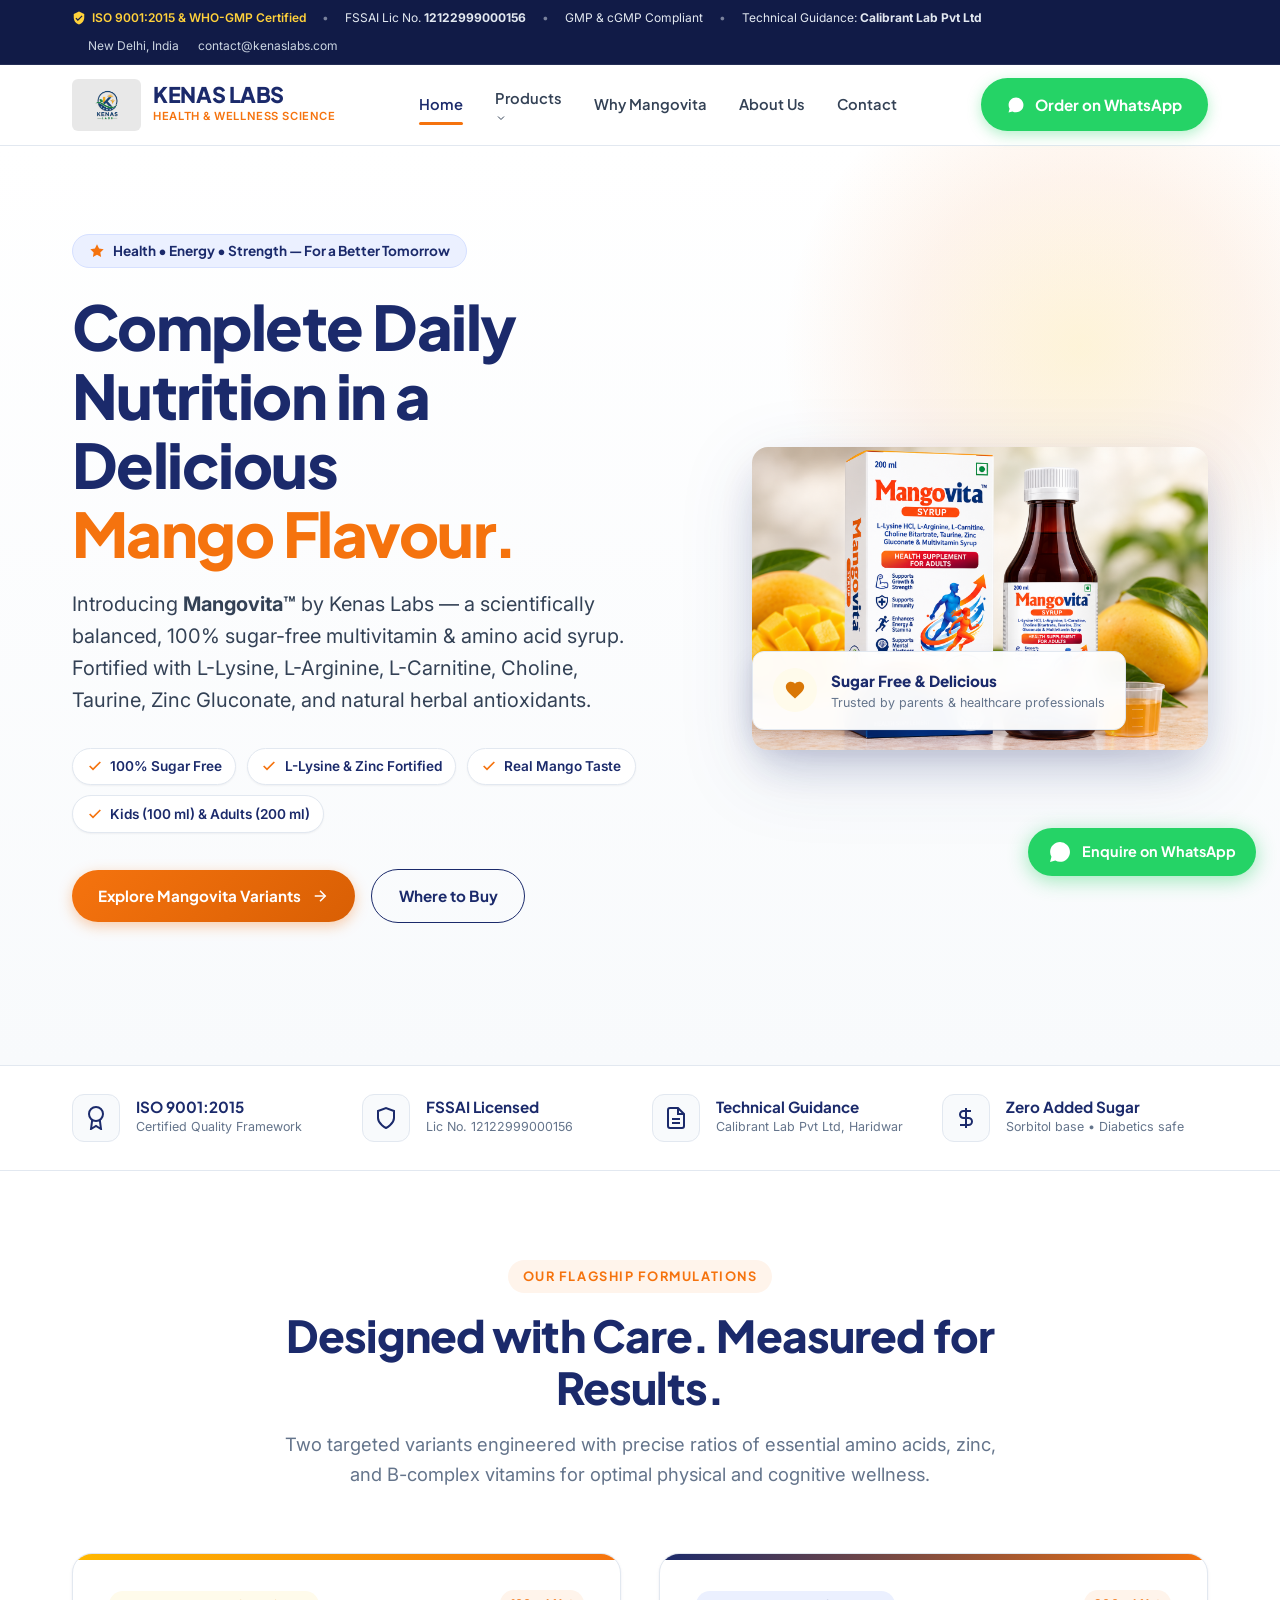
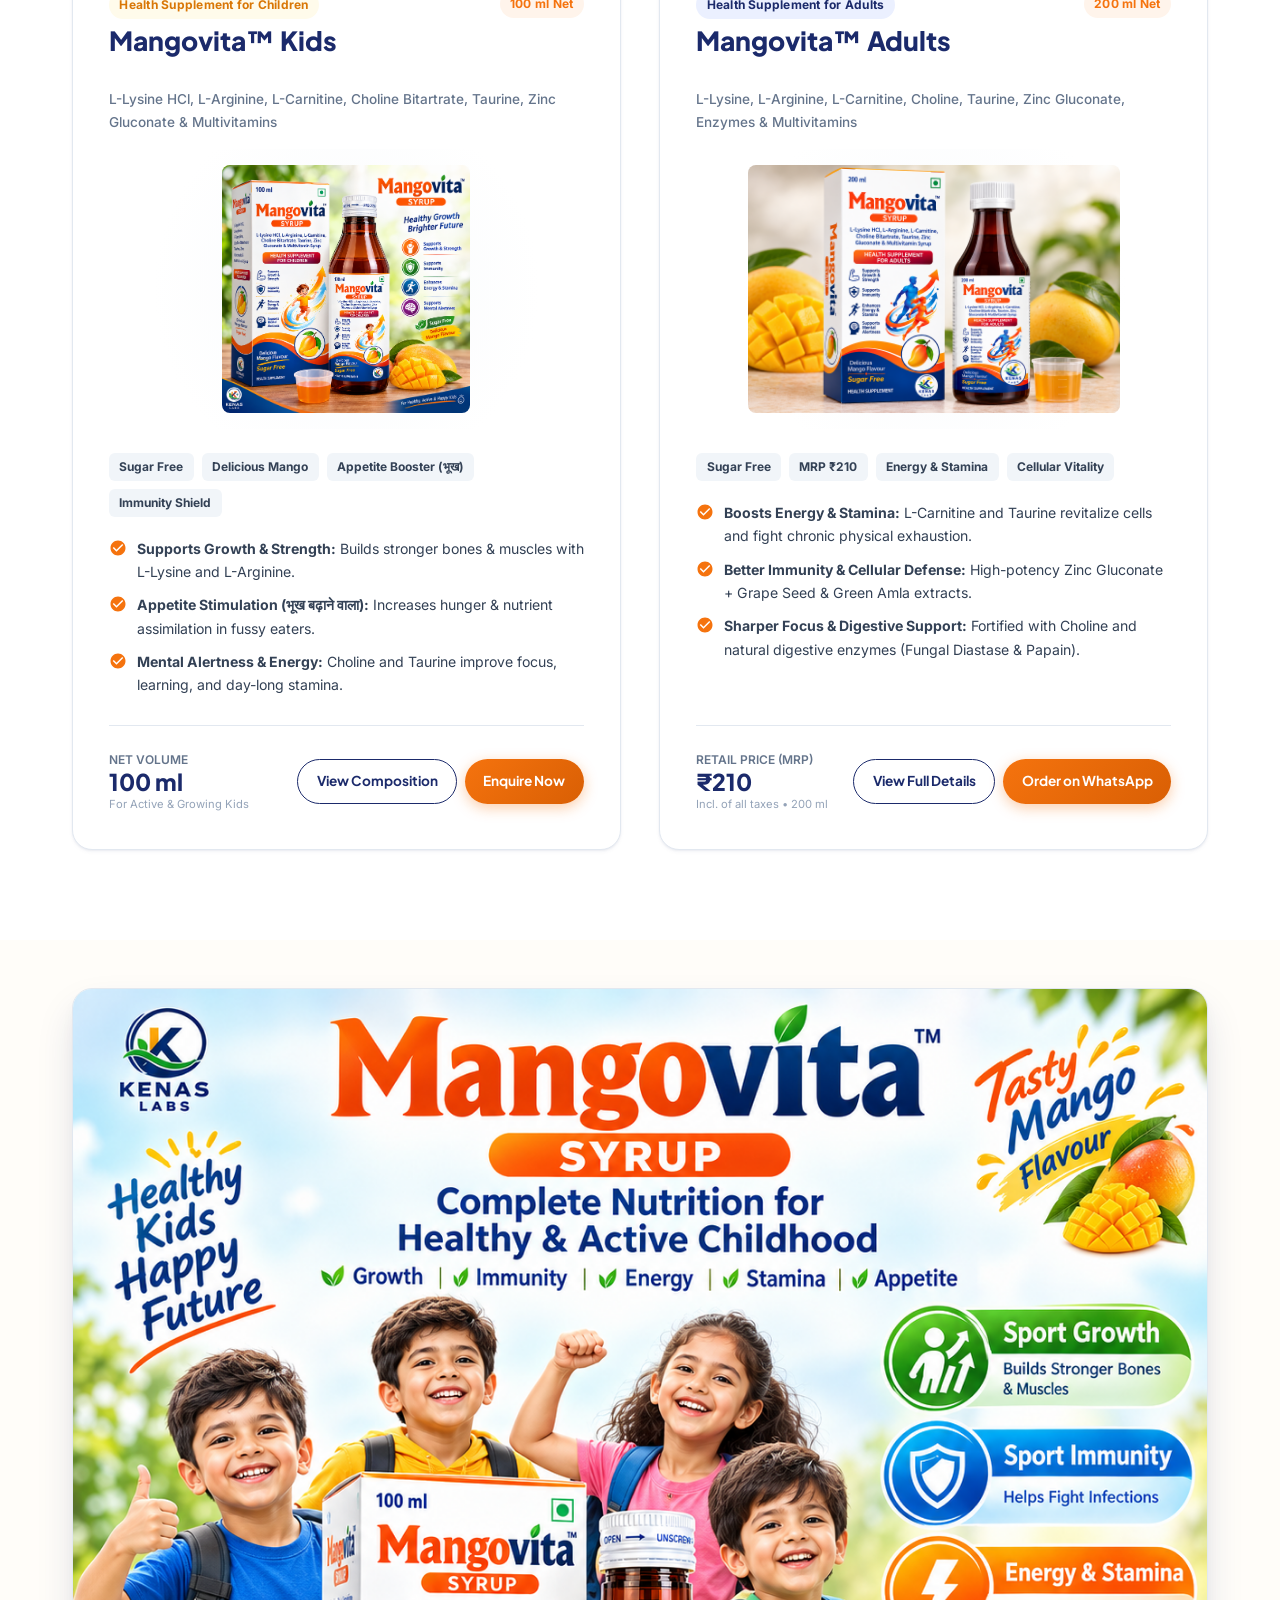
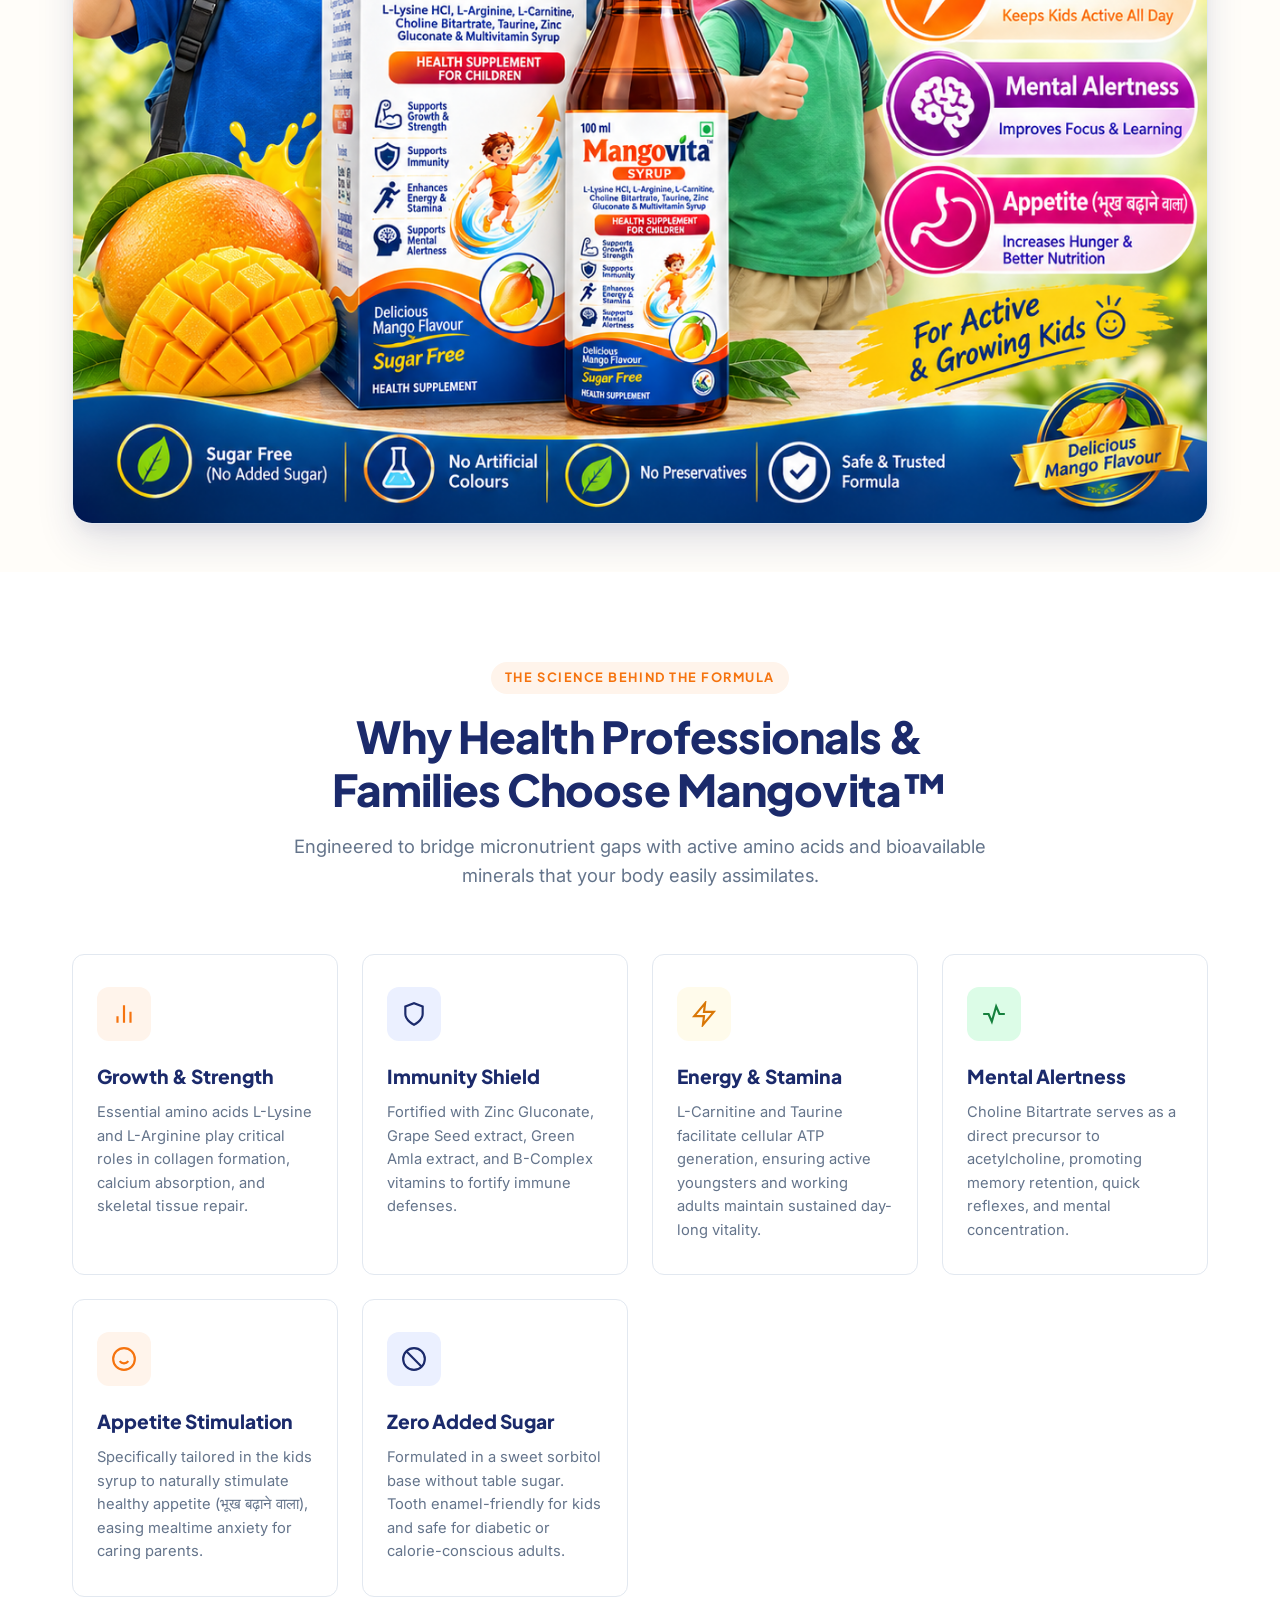
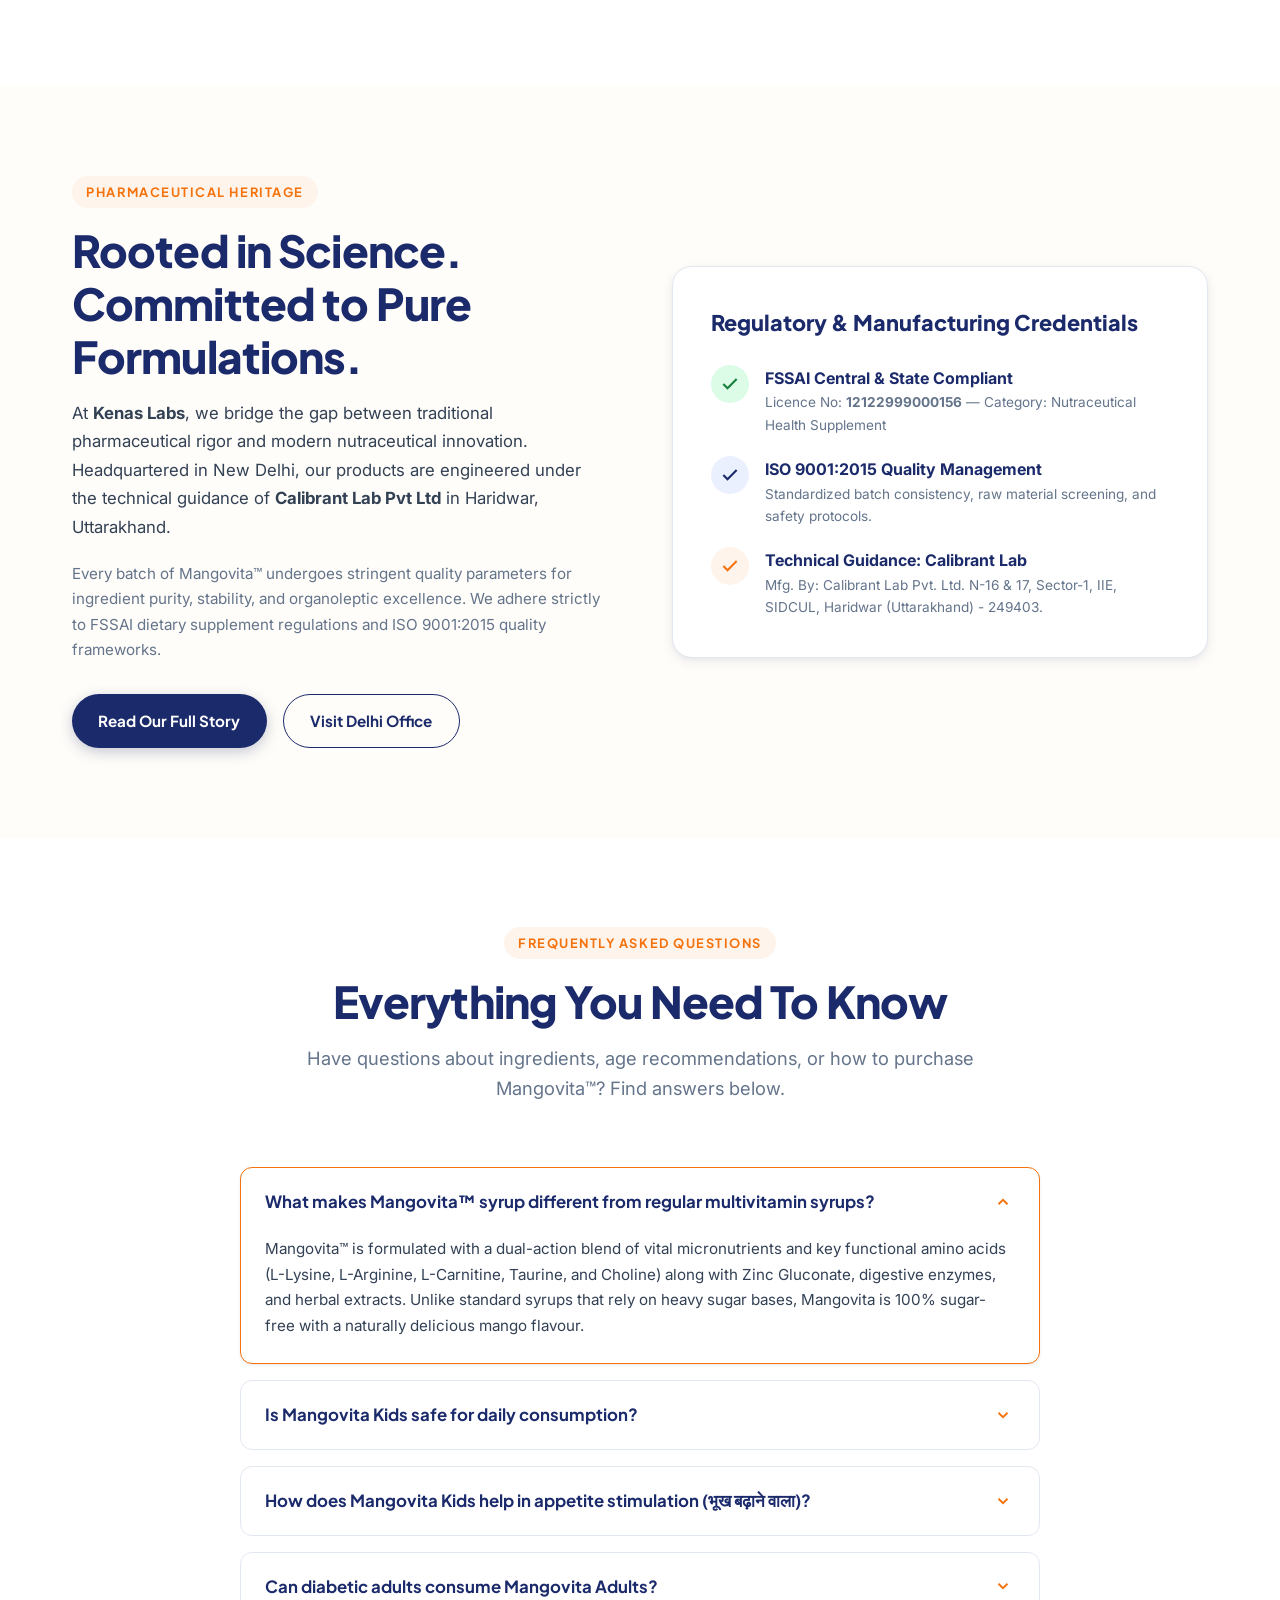
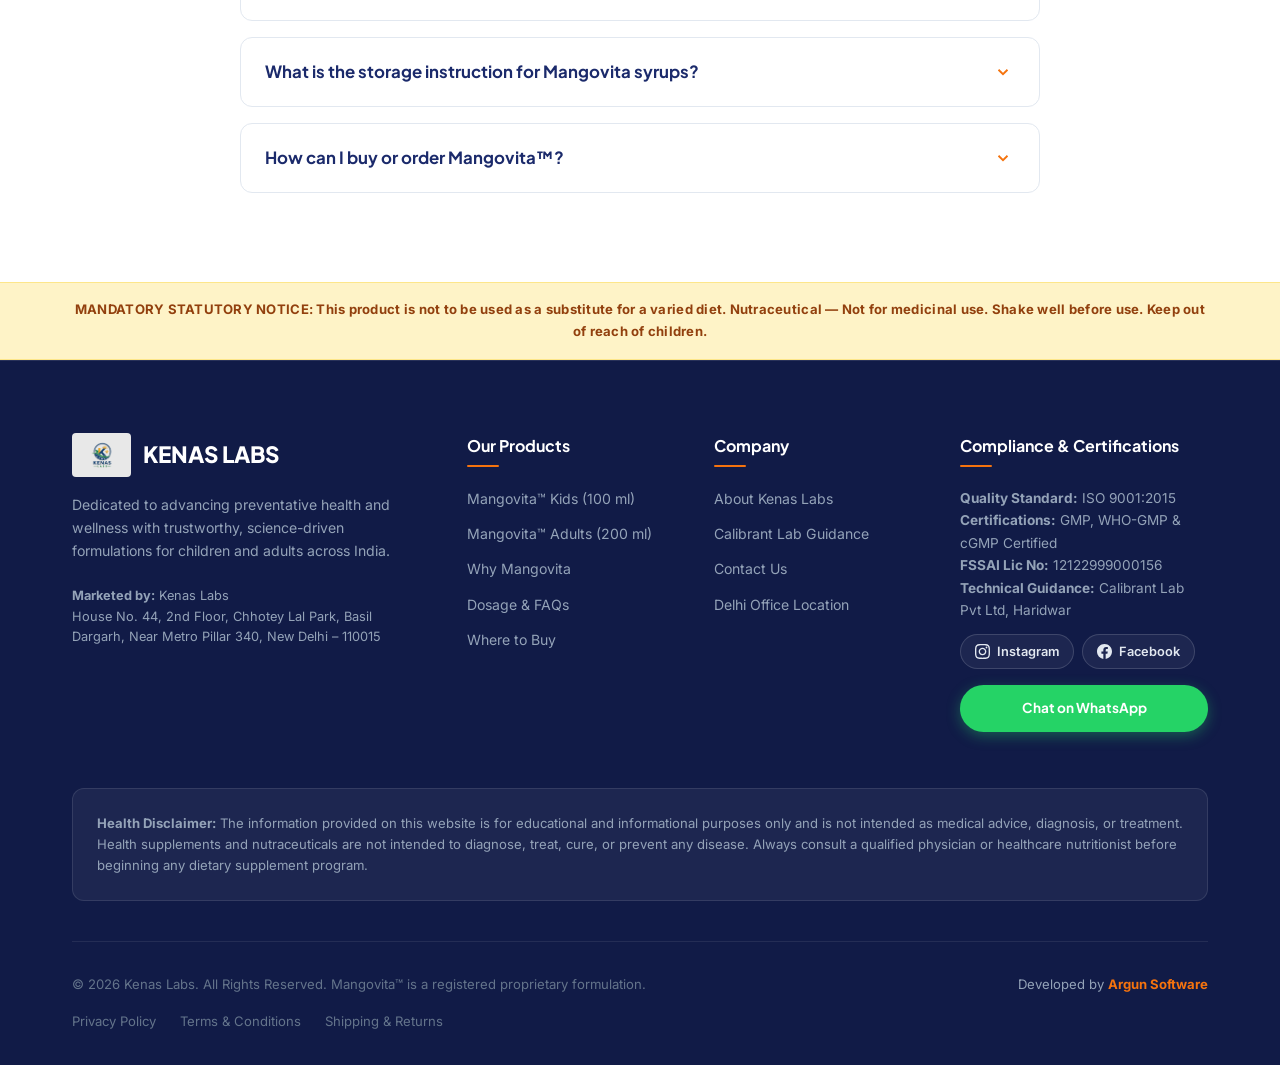
<file: index.html>
<!DOCTYPE html>
<html lang="en">
<head>
  <meta charset="UTF-8" />
  <meta name="viewport" content="width=device-width, initial-scale=1.0" />
  <title>Kenas Labs — Health, Energy &amp; Strength | Mangovita™ Syrups</title>
  <meta name="description" content="Kenas Labs presents Mangovita™ — premium sugar-free, mango-flavoured multivitamin &amp; amino acid syrups for Kids (100 ml) and Adults (200 ml, MRP ₹210). FSSAI Lic No. 12122999000156, ISO 9001:2015 certified." />
  <meta name="keywords" content="Kenas Labs, Mangovita Syrup, multivitamin syrup, sugar free multivitamin, kids multivitamin, appetite syrup, L-Lysine syrup, Zinc Gluconate, Calibrant Lab" />
  <link rel="canonical" href="https://kenaslabs.com/" />

  <!-- Open Graph / Social Meta -->
  <meta property="og:type" content="website" />
  <meta property="og:title" content="Kenas Labs — Health, Energy &amp; Strength | Mangovita™" />
  <meta property="og:description" content="Sugar-free, delicious mango-flavoured multivitamin health supplement syrups for children &amp; adults." />
  <meta property="og:image" content="assets/images/mangovita-adults-hero.png" />
  <meta property="og:url" content="https://kenaslabs.com/" />

  <!-- Favicon -->
  <link rel="icon" type="image/jpeg" href="assets/images/kenas-logo.jpg" />

  <!-- Stylesheet -->
  <link rel="stylesheet" href="assets/css/style.css?v=2.2" />

  <!-- LLM Context / Generative Engine Optimization (llms.txt) -->
  <link rel="alternate" type="text/markdown" href="https://kenaslabs.com/llms.txt" title="LLM Context" />

  <!-- Schema.org JSON-LD -->
  <script type="application/ld+json">
  {
    "@context": "https://schema.org",
    "@graph": [
      {
        "@type": "Organization",
        "@id": "https://kenaslabs.com/#organization",
        "name": "Kenas Labs",
        "alternateName": ["Kenas Labs India", "KenasLabs"],
        "url": "https://kenaslabs.com/",
        "logo": "https://kenaslabs.com/assets/images/kenas-logo.jpg",
        "sameAs": [
          "https://www.instagram.com/kenash100?jplx=ejBpZjk0dmU2bG1z",
          "https://www.facebook.com/kenaslabs"
        ],
        "award": "ISO 9001:2015, WHO-GMP, GMP & cGMP Certified",
        "description": "Kenas Labs is an Indian health and wellness nutraceutical brand producing scientifically formulated, 100% sugar-free multivitamin syrups under the Mangovita™ brand.",
        "address": {
          "@type": "PostalAddress",
          "streetAddress": "House No. 44, 2nd Floor, Chhotey Lal Park, Basil Dargarh, Near Metro Pillar 340",
          "addressLocality": "New Delhi",
          "postalCode": "110015",
          "addressCountry": "IN"
        },
        "contactPoint": {
          "@type": "ContactPoint",
          "contactType": "Customer Support & Wholesale Enquiries",
          "telephone": "+91-95070-25598",
          "email": "contact@kenaslabs.com",
          "availableLanguage": ["English", "Hindi"]
        },
        "knowsAbout": [
          "Mangovita Syrup",
          "Multivitamin Syrups",
          "Pediatric Appetite Stimulants",
          "Sugar-Free Health Supplements",
          "L-Lysine Formulations",
          "Zinc Gluconate Supplements"
        ]
      },
      {
        "@type": "Product",
        "@id": "https://kenaslabs.com/mangovita-kids.html#product",
        "name": "Mangovita™ Kids Syrup (100 ml)",
        "alternateName": ["Mangovita Kids", "Mangovita Child Syrup", "Mangovita Syrup for Children"],
        "brand": { "@type": "Brand", "name": "Mangovita" },
        "manufacturer": { "@id": "https://kenaslabs.com/#organization" },
        "description": "Sugar-free multivitamin & amino acid syrup for children with L-Lysine HCl, L-Arginine, L-Carnitine, Choline, Taurine & Zinc Gluconate. Formulated for growth, immunity and appetite stimulation (भूख बढ़ाने वाला).",
        "image": "https://kenaslabs.com/assets/images/mangovita-kids-hero.png",
        "category": "Health Supplement / Nutraceutical",
        "url": "https://kenaslabs.com/mangovita-kids.html",
        "offers": {
          "@type": "Offer",
          "priceCurrency": "INR",
          "availability": "https://schema.org/InStock",
          "url": "https://kenaslabs.com/mangovita-kids.html"
        }
      },
      {
        "@type": "Product",
        "@id": "https://kenaslabs.com/mangovita-adults.html#product",
        "name": "Mangovita™ Adults Syrup (200 ml)",
        "alternateName": ["Mangovita Adults", "Mangovita Multivitamin Syrup", "Mangovita 200ml"],
        "brand": { "@type": "Brand", "name": "Mangovita" },
        "manufacturer": { "@id": "https://kenaslabs.com/#organization" },
        "description": "Comprehensive daily multivitamin and amino acid syrup for adults promoting stamina, energy and immunity. Sugar-free mango flavour on diabetic-safe sorbitol base.",
        "image": "https://kenaslabs.com/assets/images/mangovita-adults-hero.png",
        "category": "Health Supplement / Nutraceutical",
        "url": "https://kenaslabs.com/mangovita-adults.html",
        "offers": {
          "@type": "Offer",
          "price": "210.00",
          "priceCurrency": "INR",
          "availability": "https://schema.org/InStock",
          "url": "https://kenaslabs.com/mangovita-adults.html"
        }
      },
      {
        "@type": "FAQPage",
        "@id": "https://kenaslabs.com/#faq",
        "mainEntity": [
          {
            "@type": "Question",
            "name": "What makes Mangovita™ unique compared to regular multivitamin syrups?",
            "acceptedAnswer": {
              "@type": "Answer",
              "text": "Mangovita™ is formulated with a dual-action blend of vital micronutrients and key functional amino acids (L-Lysine, L-Arginine, L-Carnitine, Taurine, and Choline) along with Zinc Gluconate, digestive enzymes, and herbal extracts. Unlike standard syrups that rely on heavy sugar bases, Mangovita is 100% sugar-free with a naturally delicious mango flavour."
            }
          },
          {
            "@type": "Question",
            "name": "Is Mangovita Kids safe for daily consumption?",
            "acceptedAnswer": {
              "@type": "Answer",
              "text": "Yes, Mangovita Kids is a certified nutraceutical health supplement manufactured under strict FSSAI guidelines. It contains no medicinal steroids or harmful additives. Always administer the dosage as recommended by your paediatrician or healthcare professional."
            }
          },
          {
            "@type": "Question",
            "name": "How does Mangovita Kids help in appetite stimulation (भूख बढ़ाने वाला)?",
            "acceptedAnswer": {
              "@type": "Answer",
              "text": "L-Lysine HCl is well-documented in nutritional science for helping regulate digestive enzyme synthesis and metabolic hunger cues in developing children. Combined with digestive enzymes (Fungal Diastase & Papain) and B-complex vitamins, it assists the body in properly metabolising food into energy."
            }
          },
          {
            "@type": "Question",
            "name": "Can diabetic adults consume Mangovita Adults?",
            "acceptedAnswer": {
              "@type": "Answer",
              "text": "Yes. Mangovita Adults is formulated completely sugar-free with a sorbitol base, making it an ideal choice for adults watching caloric intake or managing diabetes."
            }
          },
          {
            "@type": "Question",
            "name": "How can I buy or order Mangovita™?",
            "acceptedAnswer": {
              "@type": "Answer",
              "text": "You can place orders directly through our WhatsApp line at +91 95070 25598, purchase through verified pharmacy partners in Delhi NCR, or submit an enquiry via our contact page."
            }
          }
        ]
      }
    ]
  }
  </script>
</head>
<body>

  <!-- Top Compliance & Certification Bar -->
  <div class="topbar">
    <div class="container topbar-content">
      <div class="topbar-left">
        <span class="topbar-badge">
          <svg width="14" height="14" viewBox="0 0 24 24" fill="currentColor"><path d="M12 1L3 5v6c0 5.55 3.84 10.74 9 12 5.16-1.26 9-6.45 9-12V5l-9-4zm-2 16l-4-4 1.41-1.41L10 14.17l6.59-6.59L18 9l-8 8z"/></svg>
          ISO 9001:2015 &amp; WHO-GMP Certified
        </span>
        <span style="opacity: 0.5;">•</span>
        <span>FSSAI Lic No. <strong>12122999000156</strong></span>
        <span style="opacity: 0.5;">•</span>
        <span>GMP &amp; cGMP Compliant</span>
        <span style="opacity: 0.5;">•</span>
        <span>Technical Guidance: <strong>Calibrant Lab Pvt Ltd</strong></span>
      </div>
      <div class="topbar-right">
        <a href="contact.html">New Delhi, India</a>
        <a href="mailto:contact@kenaslabs.com">contact@kenaslabs.com</a>
      </div>
    </div>
  </div>

  <!-- Main Sticky Header -->
  <header class="header">
    <div class="container header-inner">
      <a href="index.html" class="brand-logo-wrap" aria-label="Kenas Labs Home">
        <img src="assets/images/kenas-logo.jpg" alt="Kenas Labs Logo" class="brand-logo-img" />
        <div class="brand-name-group">
          <span class="brand-title">KENAS LABS</span>
          <span class="brand-tag">Health &amp; Wellness Science</span>
        </div>
      </a>

      <!-- Desktop Navigation Links -->
      <nav class="nav-menu" aria-label="Main Navigation">
        <a href="index.html" class="nav-link active">Home</a>
        
        <div class="nav-dropdown">
          <a href="#products" class="nav-link dropdown-toggle">
            Products
            <svg width="12" height="12" viewBox="0 0 24 24" fill="none" stroke="currentColor" stroke-width="2"><polyline points="6 9 12 15 18 9"></polyline></svg>
          </a>
          <div class="nav-dropdown-menu">
            <a href="mangovita-kids.html" class="dropdown-item">
              <div>
                <div class="dropdown-item-title">Mangovita™ Kids (100 ml)</div>
                <div class="dropdown-item-desc">Growth, Immunity &amp; Appetite Booster</div>
              </div>
            </a>
            <a href="mangovita-adults.html" class="dropdown-item">
              <div>
                <div class="dropdown-item-title">Mangovita™ Adults (200 ml)</div>
                <div class="dropdown-item-desc">Energy, Stamina &amp; Strength (MRP ₹210)</div>
              </div>
            </a>
          </div>
        </div>

        <a href="#benefits" class="nav-link">Why Mangovita</a>
        <a href="about.html" class="nav-link">About Us</a>
        <a href="contact.html" class="nav-link">Contact</a>
      </nav>

      <!-- Header Action CTAs -->
      <div class="header-actions">
        <button class="btn btn-whatsapp" data-wa-order="Mangovita Website Enquiry">
          <svg width="18" height="18" viewBox="0 0 24 24" fill="currentColor"><path d="M12.04 2c-5.46 0-9.91 4.45-9.91 9.91 0 1.75.46 3.45 1.32 4.95L2.05 22l5.25-1.38c1.45.79 3.08 1.21 4.74 1.21 5.46 0 9.91-4.45 9.91-9.91 0-2.65-1.03-5.14-2.9-7.01A9.816 9.816 0 0 0 12.04 2z"/></svg>
          <span>Order on WhatsApp</span>
        </button>
        <button class="hamburger" aria-label="Toggle navigation menu" aria-expanded="false">
          <span></span>
          <span></span>
          <span></span>
        </button>
      </div>
    </div>
  </header>

  <!-- Hero Section -->
  <section class="hero">
    <div class="hero-glow"></div>
    <div class="container hero-grid">
      <div class="hero-content">
        <div class="hero-tagline-badge">
          <svg width="16" height="16" viewBox="0 0 24 24" fill="#F5730E"><path d="M12 2l3.09 6.26L22 9.27l-5 4.87 1.18 6.88L12 17.77l-6.18 3.25L7 14.14 2 9.27l6.91-1.01L12 2z"/></svg>
          Health • Energy • Strength — For a Better Tomorrow
        </div>

        <h1 class="hero-title">
          Complete Daily Nutrition in a Delicious <span class="highlight-orange">Mango Flavour.</span>
        </h1>

        <p class="hero-subtitle">
          Introducing <strong>Mangovita™</strong> by Kenas Labs — a scientifically balanced, 100% sugar-free multivitamin &amp; amino acid syrup. Fortified with L-Lysine, L-Arginine, L-Carnitine, Choline, Taurine, Zinc Gluconate, and natural herbal antioxidants.
        </p>

        <!-- Product Highlight Pills -->
        <div class="hero-pills">
          <span class="pill-feature">
            <svg width="16" height="16" viewBox="0 0 24 24" fill="none" stroke="currentColor" stroke-width="2.5"><polyline points="20 6 9 17 4 12"></polyline></svg>
            100% Sugar Free
          </span>
          <span class="pill-feature">
            <svg width="16" height="16" viewBox="0 0 24 24" fill="none" stroke="currentColor" stroke-width="2.5"><polyline points="20 6 9 17 4 12"></polyline></svg>
            L-Lysine &amp; Zinc Fortified
          </span>
          <span class="pill-feature">
            <svg width="16" height="16" viewBox="0 0 24 24" fill="none" stroke="currentColor" stroke-width="2.5"><polyline points="20 6 9 17 4 12"></polyline></svg>
            Real Mango Taste
          </span>
          <span class="pill-feature">
            <svg width="16" height="16" viewBox="0 0 24 24" fill="none" stroke="currentColor" stroke-width="2.5"><polyline points="20 6 9 17 4 12"></polyline></svg>
            Kids (100 ml) &amp; Adults (200 ml)
          </span>
        </div>

        <!-- Action CTAs -->
        <div class="hero-cta-group">
          <a href="#products" class="btn btn-primary">
            <span>Explore Mangovita Variants</span>
            <svg width="18" height="18" viewBox="0 0 24 24" fill="none" stroke="currentColor" stroke-width="2"><line x1="5" y1="12" x2="19" y2="12"></line><polyline points="12 5 19 12 12 19"></polyline></svg>
          </a>
          <button class="btn btn-outline" data-wa-order="Where to Buy Mangovita">
            <span>Where to Buy</span>
          </button>
        </div>
      </div>

      <!-- Hero Visual Showcase -->
      <div class="hero-visual-wrap">
        <img src="assets/images/mangovita-adults-hero.png" alt="Mangovita Adults 200ml Syrup and Packaging" class="hero-main-visual" style="border-radius: 16px; box-shadow: 0 20px 40px -10px rgba(27, 42, 107, 0.2);" />
        <div class="hero-floating-card">
          <div class="floating-icon-wrap">
            <svg width="22" height="22" viewBox="0 0 24 24" fill="currentColor"><path d="M12 21.35l-1.45-1.32C5.4 15.36 2 12.28 2 8.5 2 5.42 4.42 3 7.5 3c1.74 0 3.41.81 4.5 2.09C13.09 3.81 14.76 3 16.5 3 19.58 3 22 5.42 22 8.5c0 3.78-3.4 6.86-8.55 11.54L12 21.35z"/></svg>
          </div>
          <div>
            <div style="font-family: var(--font-heading); font-weight: 800; font-size: 0.95rem; color: var(--primary-navy);">Sugar Free &amp; Delicious</div>
            <div style="font-size: 0.78rem; color: var(--text-muted);">Trusted by parents &amp; healthcare professionals</div>
          </div>
        </div>
      </div>
    </div>
  </section>

  <!-- Trust & Credibility Strip -->
  <section class="trust-strip">
    <div class="container trust-grid">
      <div class="trust-item">
        <div class="trust-icon">
          <svg width="24" height="24" viewBox="0 0 24 24" fill="none" stroke="currentColor" stroke-width="2"><circle cx="12" cy="8" r="7"></circle><polyline points="8.21 13.89 7 23 12 20 17 23 15.79 13.88"></polyline></svg>
        </div>
        <div>
          <div class="trust-title">ISO 9001:2015</div>
          <div class="trust-desc">Certified Quality Framework</div>
        </div>
      </div>

      <div class="trust-item">
        <div class="trust-icon">
          <svg width="24" height="24" viewBox="0 0 24 24" fill="none" stroke="currentColor" stroke-width="2"><path d="M12 22s8-4 8-10V5l-8-3-8 3v7c0 6 8 10 8 10z"></path></svg>
        </div>
        <div>
          <div class="trust-title">FSSAI Licensed</div>
          <div class="trust-desc">Lic No. 12122999000156</div>
        </div>
      </div>

      <div class="trust-item">
        <div class="trust-icon">
          <svg width="24" height="24" viewBox="0 0 24 24" fill="none" stroke="currentColor" stroke-width="2"><path d="M14 2H6a2 2 0 0 0-2 2v16a2 2 0 0 0 2 2h12a2 2 0 0 0 2-2V8z"></path><polyline points="14 2 14 8 20 8"></polyline><line x1="16" y1="13" x2="8" y2="13"></line><line x1="16" y1="17" x2="8" y2="17"></line></svg>
        </div>
        <div>
          <div class="trust-title">Technical Guidance</div>
          <div class="trust-desc">Calibrant Lab Pvt Ltd, Haridwar</div>
        </div>
      </div>

      <div class="trust-item">
        <div class="trust-icon">
          <svg width="24" height="24" viewBox="0 0 24 24" fill="none" stroke="currentColor" stroke-width="2"><path d="M12 2v20M17 5H9.5a3.5 3.5 0 0 0 0 7h5a3.5 3.5 0 0 1 0 7H6"></path></svg>
        </div>
        <div>
          <div class="trust-title">Zero Added Sugar</div>
          <div class="trust-desc">Sorbitol base • Diabetics safe</div>
        </div>
      </div>
    </div>
  </section>

  <!-- Product Highlight Showcase Section -->
  <section class="section section-bg-white" id="products">
    <div class="container">
      <div class="section-header">
        <span class="eyebrow">Our Flagship Formulations</span>
        <h2 class="section-title">Designed with Care. Measured for Results.</h2>
        <p class="section-subtitle">
          Two targeted variants engineered with precise ratios of essential amino acids, zinc, and B-complex vitamins for optimal physical and cognitive wellness.
        </p>
      </div>

      <div class="products-grid">
        <!-- Variant 1: Mangovita Kids -->
        <article class="product-card product-card-kids">
          <div class="product-card-header">
            <div>
              <span class="badge badge-gold">Health Supplement for Children</span>
              <h3 class="product-card-title">Mangovita™ Kids</h3>
            </div>
            <span class="badge badge-orange">100 ml Net</span>
          </div>

          <div class="product-card-formula">
            L-Lysine HCl, L-Arginine, L-Carnitine, Choline Bitartrate, Taurine, Zinc Gluconate &amp; Multivitamins
          </div>

          <div class="product-card-visual">
            <img src="assets/images/mangovita-kids-hero.png" alt="Mangovita Kids 100ml Syrup" style="border-radius: 8px;" />
          </div>

          <div class="product-card-specs">
            <span class="spec-chip">Sugar Free</span>
            <span class="spec-chip">Delicious Mango</span>
            <span class="spec-chip">Appetite Booster (भूख)</span>
            <span class="spec-chip">Immunity Shield</span>
          </div>

          <div class="product-card-benefits-list">
            <div class="benefit-bullet">
              <svg width="18" height="18" viewBox="0 0 24 24" fill="currentColor"><path d="M12 2C6.48 2 2 6.48 2 12s4.48 10 10 10 10-4.48 10-10S17.52 2 12 2zm-2 15l-5-5 1.41-1.41L10 14.17l7.59-7.59L19 8l-9 9z"/></svg>
              <span><strong>Supports Growth &amp; Strength:</strong> Builds stronger bones &amp; muscles with L-Lysine and L-Arginine.</span>
            </div>
            <div class="benefit-bullet">
              <svg width="18" height="18" viewBox="0 0 24 24" fill="currentColor"><path d="M12 2C6.48 2 2 6.48 2 12s4.48 10 10 10 10-4.48 10-10S17.52 2 12 2zm-2 15l-5-5 1.41-1.41L10 14.17l7.59-7.59L19 8l-9 9z"/></svg>
              <span><strong>Appetite Stimulation (भूख बढ़ाने वाला):</strong> Increases hunger &amp; nutrient assimilation in fussy eaters.</span>
            </div>
            <div class="benefit-bullet">
              <svg width="18" height="18" viewBox="0 0 24 24" fill="currentColor"><path d="M12 2C6.48 2 2 6.48 2 12s4.48 10 10 10 10-4.48 10-10S17.52 2 12 2zm-2 15l-5-5 1.41-1.41L10 14.17l7.59-7.59L19 8l-9 9z"/></svg>
              <span><strong>Mental Alertness &amp; Energy:</strong> Choline and Taurine improve focus, learning, and day-long stamina.</span>
            </div>
          </div>

          <div class="product-card-footer">
            <div class="product-price-block">
              <span class="price-label">Net Volume</span>
              <span class="price-value">100 ml</span>
              <span class="price-sub">For Active &amp; Growing Kids</span>
            </div>
            <div class="product-card-actions">
              <a href="mangovita-kids.html" class="btn btn-outline" style="padding: 0.65rem 1.15rem; font-size: 0.85rem;">View Composition</a>
              <button class="btn btn-primary" data-wa-order="Mangovita Kids (100 ml)" style="padding: 0.65rem 1.15rem; font-size: 0.85rem;">Enquire Now</button>
            </div>
          </div>
        </article>

        <!-- Variant 2: Mangovita Adults -->
        <article class="product-card product-card-adults">
          <div class="product-card-header">
            <div>
              <span class="badge badge-navy">Health Supplement for Adults</span>
              <h3 class="product-card-title">Mangovita™ Adults</h3>
            </div>
            <span class="badge badge-orange">200 ml Net</span>
          </div>

          <div class="product-card-formula">
            L-Lysine, L-Arginine, L-Carnitine, Choline, Taurine, Zinc Gluconate, Enzymes &amp; Multivitamins
          </div>

          <div class="product-card-visual">
            <img src="assets/images/mangovita-adults-hero.png" alt="Mangovita Adults 200ml Syrup" style="border-radius: 8px;" />
          </div>

          <div class="product-card-specs">
            <span class="spec-chip">Sugar Free</span>
            <span class="spec-chip">MRP ₹210</span>
            <span class="spec-chip">Energy &amp; Stamina</span>
            <span class="spec-chip">Cellular Vitality</span>
          </div>

          <div class="product-card-benefits-list">
            <div class="benefit-bullet">
              <svg width="18" height="18" viewBox="0 0 24 24" fill="currentColor"><path d="M12 2C6.48 2 2 6.48 2 12s4.48 10 10 10 10-4.48 10-10S17.52 2 12 2zm-2 15l-5-5 1.41-1.41L10 14.17l7.59-7.59L19 8l-9 9z"/></svg>
              <span><strong>Boosts Energy &amp; Stamina:</strong> L-Carnitine and Taurine revitalize cells and fight chronic physical exhaustion.</span>
            </div>
            <div class="benefit-bullet">
              <svg width="18" height="18" viewBox="0 0 24 24" fill="currentColor"><path d="M12 2C6.48 2 2 6.48 2 12s4.48 10 10 10 10-4.48 10-10S17.52 2 12 2zm-2 15l-5-5 1.41-1.41L10 14.17l7.59-7.59L19 8l-9 9z"/></svg>
              <span><strong>Better Immunity &amp; Cellular Defense:</strong> High-potency Zinc Gluconate + Grape Seed &amp; Green Amla extracts.</span>
            </div>
            <div class="benefit-bullet">
              <svg width="18" height="18" viewBox="0 0 24 24" fill="currentColor"><path d="M12 2C6.48 2 2 6.48 2 12s4.48 10 10 10 10-4.48 10-10S17.52 2 12 2zm-2 15l-5-5 1.41-1.41L10 14.17l7.59-7.59L19 8l-9 9z"/></svg>
              <span><strong>Sharper Focus &amp; Digestive Support:</strong> Fortified with Choline and natural digestive enzymes (Fungal Diastase &amp; Papain).</span>
            </div>
          </div>

          <div class="product-card-footer">
            <div class="product-price-block">
              <span class="price-label">Retail Price (MRP)</span>
              <span class="price-value">₹210</span>
              <span class="price-sub">Incl. of all taxes • 200 ml</span>
            </div>
            <div class="product-card-actions">
              <a href="mangovita-adults.html" class="btn btn-outline" style="padding: 0.65rem 1.15rem; font-size: 0.85rem;">View Full Details</a>
              <button class="btn btn-primary" data-wa-order="Mangovita Adults (200 ml) - MRP Rs. 210" style="padding: 0.65rem 1.15rem; font-size: 0.85rem;">Order on WhatsApp</button>
            </div>
          </div>
        </article>
      </div>
    </div>
  </section>

  <!-- Complete Campaign Banner Section -->
  <section class="section section-bg-warm" style="padding: 3rem 0;">
    <div class="container">
      <div style="border-radius: var(--radius-lg); overflow: hidden; box-shadow: var(--shadow-xl); border: 1px solid var(--border-color);">
        <img src="assets/images/mangovita-kids-banner.png" alt="Mangovita Kids Complete Nutrition for Healthy and Active Childhood" style="width: 100%; display: block;" />
      </div>
    </div>
  </section>

  <!-- Why Mangovita Benefits Grid -->
  <section class="section section-bg-white" id="benefits">
    <div class="container">
      <div class="section-header">
        <span class="eyebrow">The Science Behind The Formula</span>
        <h2 class="section-title">Why Health Professionals &amp; Families Choose Mangovita™</h2>
        <p class="section-subtitle">
          Engineered to bridge micronutrient gaps with active amino acids and bioavailable minerals that your body easily assimilates.
        </p>
      </div>

      <div class="benefits-grid">
        <div class="benefit-card">
          <div class="benefit-icon-box icon-orange">
            <svg width="26" height="26" viewBox="0 0 24 24" fill="none" stroke="currentColor" stroke-width="2"><path d="M18 20V10M12 20V4M6 20v-6"></path></svg>
          </div>
          <h3 class="benefit-card-title">Growth &amp; Strength</h3>
          <p class="benefit-card-desc">
            Essential amino acids L-Lysine and L-Arginine play critical roles in collagen formation, calcium absorption, and skeletal tissue repair.
          </p>
        </div>

        <div class="benefit-card">
          <div class="benefit-icon-box icon-navy">
            <svg width="26" height="26" viewBox="0 0 24 24" fill="none" stroke="currentColor" stroke-width="2"><path d="M12 22s8-4 8-10V5l-8-3-8 3v7c0 6 8 10 8 10z"></path></svg>
          </div>
          <h3 class="benefit-card-title">Immunity Shield</h3>
          <p class="benefit-card-desc">
            Fortified with Zinc Gluconate, Grape Seed extract, Green Amla extract, and B-Complex vitamins to fortify immune defenses.
          </p>
        </div>

        <div class="benefit-card">
          <div class="benefit-icon-box icon-gold">
            <svg width="26" height="26" viewBox="0 0 24 24" fill="none" stroke="currentColor" stroke-width="2"><polygon points="13 2 3 14 12 14 11 22 21 10 12 10 13 2"></polygon></svg>
          </div>
          <h3 class="benefit-card-title">Energy &amp; Stamina</h3>
          <p class="benefit-card-desc">
            L-Carnitine and Taurine facilitate cellular ATP generation, ensuring active youngsters and working adults maintain sustained day-long vitality.
          </p>
        </div>

        <div class="benefit-card">
          <div class="benefit-icon-box icon-green">
            <svg width="26" height="26" viewBox="0 0 24 24" fill="none" stroke="currentColor" stroke-width="2"><path d="M2 12h5l3 7 4-14 3 7h5"></path></svg>
          </div>
          <h3 class="benefit-card-title">Mental Alertness</h3>
          <p class="benefit-card-desc">
            Choline Bitartrate serves as a direct precursor to acetylcholine, promoting memory retention, quick reflexes, and mental concentration.
          </p>
        </div>

        <div class="benefit-card">
          <div class="benefit-icon-box icon-orange">
            <svg width="26" height="26" viewBox="0 0 24 24" fill="none" stroke="currentColor" stroke-width="2"><circle cx="12" cy="12" r="10"></circle><path d="M8 14s1.5 2 4 2 4-2 4-2"></path><line x1="9" y1="9" x2="9.01" y2="9"></line><line x1="15" y1="9" x2="15.01" y2="9"></line></svg>
          </div>
          <h3 class="benefit-card-title">Appetite Stimulation</h3>
          <p class="benefit-card-desc">
            Specifically tailored in the kids syrup to naturally stimulate healthy appetite (भूख बढ़ाने वाला), easing mealtime anxiety for caring parents.
          </p>
        </div>

        <div class="benefit-card">
          <div class="benefit-icon-box icon-navy">
            <svg width="26" height="26" viewBox="0 0 24 24" fill="none" stroke="currentColor" stroke-width="2"><circle cx="12" cy="12" r="10"></circle><line x1="4.93" y1="4.93" x2="19.07" y2="19.07"></line></svg>
          </div>
          <h3 class="benefit-card-title">Zero Added Sugar</h3>
          <p class="benefit-card-desc">
            Formulated in a sweet sorbitol base without table sugar. Tooth enamel-friendly for kids and safe for diabetic or calorie-conscious adults.
          </p>
        </div>
      </div>
    </div>
  </section>

  <!-- About Kenas Labs Snapshot -->
  <section class="section section-bg-warm">
    <div class="container corporate-snapshot-grid">
      <div>
        <span class="eyebrow">Pharmaceutical Heritage</span>
        <h2 class="section-title">Rooted in Science. Committed to Pure Formulations.</h2>
        <p style="font-size: 1.05rem; color: var(--text-body); margin-bottom: 1.25rem; line-height: 1.7;">
          At <strong>Kenas Labs</strong>, we bridge the gap between traditional pharmaceutical rigor and modern nutraceutical innovation. Headquartered in New Delhi, our products are engineered under the technical guidance of <strong>Calibrant Lab Pvt Ltd</strong> in Haridwar, Uttarakhand.
        </p>
        <p style="font-size: 0.95rem; color: var(--text-muted); margin-bottom: 2rem; line-height: 1.65;">
          Every batch of Mangovita™ undergoes stringent quality parameters for ingredient purity, stability, and organoleptic excellence. We adhere strictly to FSSAI dietary supplement regulations and ISO 9001:2015 quality frameworks.
        </p>
        <div style="display: flex; gap: 1rem; flex-wrap: wrap;">
          <a href="about.html" class="btn btn-navy">Read Our Full Story</a>
          <a href="contact.html" class="btn btn-outline">Visit Delhi Office</a>
        </div>
      </div>

      <div style="background: #FFFFFF; border: 1px solid var(--border-color); border-radius: var(--radius-lg); padding: clamp(1.25rem, 3vw, 2.5rem); box-shadow: var(--shadow-md);">
        <h3 style="font-family: var(--font-heading); font-size: 1.35rem; font-weight: 800; color: var(--primary-navy); margin-bottom: 1.5rem;">
          Regulatory &amp; Manufacturing Credentials
        </h3>
        
        <div style="display: flex; flex-direction: column; gap: 1.25rem;">
          <div style="display: flex; gap: 1rem; align-items: flex-start;">
            <div style="width: 38px; height: 38px; border-radius: 50%; background: var(--botanical-light); color: var(--botanical-green); display: flex; align-items: center; justify-content: center; flex-shrink: 0;">
              <svg width="20" height="20" viewBox="0 0 24 24" fill="none" stroke="currentColor" stroke-width="2.5"><polyline points="20 6 9 17 4 12"></polyline></svg>
            </div>
            <div>
              <div style="font-weight: 700; color: var(--primary-navy);">FSSAI Central &amp; State Compliant</div>
              <div style="font-size: 0.85rem; color: var(--text-muted);">Licence No: <strong>12122999000156</strong> — Category: Nutraceutical Health Supplement</div>
            </div>
          </div>

          <div style="display: flex; gap: 1rem; align-items: flex-start;">
            <div style="width: 38px; height: 38px; border-radius: 50%; background: #EBF0FF; color: var(--primary-navy); display: flex; align-items: center; justify-content: center; flex-shrink: 0;">
              <svg width="20" height="20" viewBox="0 0 24 24" fill="none" stroke="currentColor" stroke-width="2.5"><polyline points="20 6 9 17 4 12"></polyline></svg>
            </div>
            <div>
              <div style="font-weight: 700; color: var(--primary-navy);">ISO 9001:2015 Quality Management</div>
              <div style="font-size: 0.85rem; color: var(--text-muted);">Standardized batch consistency, raw material screening, and safety protocols.</div>
            </div>
          </div>

          <div style="display: flex; gap: 1rem; align-items: flex-start;">
            <div style="width: 38px; height: 38px; border-radius: 50%; background: var(--accent-orange-light); color: var(--accent-orange); display: flex; align-items: center; justify-content: center; flex-shrink: 0;">
              <svg width="20" height="20" viewBox="0 0 24 24" fill="none" stroke="currentColor" stroke-width="2.5"><polyline points="20 6 9 17 4 12"></polyline></svg>
            </div>
            <div>
              <div style="font-weight: 700; color: var(--primary-navy);">Technical Guidance: Calibrant Lab</div>
              <div style="font-size: 0.85rem; color: var(--text-muted);">Mfg. By: Calibrant Lab Pvt. Ltd. N-16 &amp; 17, Sector-1, IIE, SIDCUL, Haridwar (Uttarakhand) - 249403.</div>
            </div>
          </div>
        </div>
      </div>
    </div>
  </section>

  <!-- FAQ Accordion Section -->
  <section class="section section-bg-white" id="faq">
    <div class="container">
      <div class="section-header">
        <span class="eyebrow">Frequently Asked Questions</span>
        <h2 class="section-title">Everything You Need To Know</h2>
        <p class="section-subtitle">
          Have questions about ingredients, age recommendations, or how to purchase Mangovita™? Find answers below.
        </p>
      </div>

      <div class="faq-wrap">
        <div class="faq-item is-open">
          <button class="faq-question" aria-expanded="true">
            <span>What makes Mangovita™ syrup different from regular multivitamin syrups?</span>
            <span class="faq-icon">
              <svg width="18" height="18" viewBox="0 0 24 24" fill="none" stroke="currentColor" stroke-width="2.5"><polyline points="6 9 12 15 18 9"></polyline></svg>
            </span>
          </button>
          <div class="faq-answer">
            Mangovita™ is formulated with a dual-action blend of vital micronutrients and key functional amino acids (L-Lysine, L-Arginine, L-Carnitine, Taurine, and Choline) along with Zinc Gluconate, digestive enzymes, and herbal extracts. Unlike standard syrups that rely on heavy sugar bases, Mangovita is 100% sugar-free with a naturally delicious mango flavour.
          </div>
        </div>

        <div class="faq-item">
          <button class="faq-question" aria-expanded="false">
            <span>Is Mangovita Kids safe for daily consumption?</span>
            <span class="faq-icon">
              <svg width="18" height="18" viewBox="0 0 24 24" fill="none" stroke="currentColor" stroke-width="2.5"><polyline points="6 9 12 15 18 9"></polyline></svg>
            </span>
          </button>
          <div class="faq-answer">
            Yes, Mangovita Kids is a certified nutraceutical health supplement manufactured under strict FSSAI guidelines. It contains no medicinal steroids or harmful additives. Always administer the dosage as recommended by your paediatrician or healthcare professional.
          </div>
        </div>

        <div class="faq-item">
          <button class="faq-question" aria-expanded="false">
            <span>How does Mangovita Kids help in appetite stimulation (भूख बढ़ाने वाला)?</span>
            <span class="faq-icon">
              <svg width="18" height="18" viewBox="0 0 24 24" fill="none" stroke="currentColor" stroke-width="2.5"><polyline points="6 9 12 15 18 9"></polyline></svg>
            </span>
          </button>
          <div class="faq-answer">
            L-Lysine HCl is well-documented in nutritional science for helping regulate digestive enzyme synthesis and metabolic hunger cues in developing children. Combined with digestive enzymes (Fungal Diastase &amp; Papain) and B-complex vitamins, it assists the body in properly metabolising food into energy.
          </div>
        </div>

        <div class="faq-item">
          <button class="faq-question" aria-expanded="false">
            <span>Can diabetic adults consume Mangovita Adults?</span>
            <span class="faq-icon">
              <svg width="18" height="18" viewBox="0 0 24 24" fill="none" stroke="currentColor" stroke-width="2.5"><polyline points="6 9 12 15 18 9"></polyline></svg>
            </span>
          </button>
          <div class="faq-answer">
            Yes. Mangovita Adults is formulated completely sugar-free with a sorbitol base, making it an ideal choice for adults watching caloric intake or managing diabetes. However, if you are undergoing specific medical treatment, consult your doctor prior to starting any new dietary supplement.
          </div>
        </div>

        <div class="faq-item">
          <button class="faq-question" aria-expanded="false">
            <span>What is the storage instruction for Mangovita syrups?</span>
            <span class="faq-icon">
              <svg width="18" height="18" viewBox="0 0 24 24" fill="none" stroke="currentColor" stroke-width="2.5"><polyline points="6 9 12 15 18 9"></polyline></svg>
            </span>
          </button>
          <div class="faq-answer">
            Store in a cool, dry, and hygienic place below 25°C. Protect from direct sunlight and excessive heat. Keep the bottle tightly closed after each use and keep out of reach of children. Shake well before use.
          </div>
        </div>

        <div class="faq-item">
          <button class="faq-question" aria-expanded="false">
            <span>How can I buy or order Mangovita™?</span>
            <span class="faq-icon">
              <svg width="18" height="18" viewBox="0 0 24 24" fill="none" stroke="currentColor" stroke-width="2.5"><polyline points="6 9 12 15 18 9"></polyline></svg>
            </span>
          </button>
          <div class="faq-answer">
            You can place orders directly through our WhatsApp enquiry line, purchase through verified pharmacy partners in Delhi NCR, or submit an enquiry via our <a href="contact.html" style="color: var(--accent-orange); font-weight: 700;">Contact Page</a>. Wholesale pharmacy inquiries are welcome.
          </div>
        </div>
      </div>
    </div>
  </section>

  <!-- Mandatory Statutory Compliance Banner -->
  <div class="compliance-banner">
    <div class="container">
      <p class="compliance-text">
        MANDATORY STATUTORY NOTICE: This product is not to be used as a substitute for a varied diet. Nutraceutical — Not for medicinal use. Shake well before use. Keep out of reach of children.
      </p>
    </div>
  </div>

  <!-- Corporate Footer -->
  <footer class="footer">
    <div class="container">
      <div class="footer-grid">
        <div class="footer-brand">
          <div style="display: flex; align-items: center; gap: 0.75rem; margin-bottom: 1rem;">
            <img src="assets/images/kenas-logo.jpg" alt="Kenas Labs Logo" style="height: 44px; border-radius: 4px;" />
            <h4 style="margin: 0;">KENAS LABS</h4>
          </div>
          <p>
            Dedicated to advancing preventative health and wellness with trustworthy, science-driven formulations for children and adults across India.
          </p>
          <div style="font-size: 0.8rem; color: #94A3B8; line-height: 1.6;">
            <strong>Marketed by:</strong> Kenas Labs<br />
            House No. 44, 2nd Floor, Chhotey Lal Park, Basil Dargarh, Near Metro Pillar 340, New Delhi – 110015
          </div>
        </div>

        <div>
          <h5 class="footer-col-title">Our Products</h5>
          <div class="footer-links">
            <a href="mangovita-kids.html">Mangovita™ Kids (100 ml)</a>
            <a href="mangovita-adults.html">Mangovita™ Adults (200 ml)</a>
            <a href="#benefits">Why Mangovita</a>
            <a href="#faq">Dosage &amp; FAQs</a>
            <a href="contact.html">Where to Buy</a>
          </div>
        </div>

        <div>
          <h5 class="footer-col-title">Company</h5>
          <div class="footer-links">
            <a href="about.html">About Kenas Labs</a>
            <a href="about.html#partner">Calibrant Lab Guidance</a>
            <a href="contact.html">Contact Us</a>
            <a href="contact.html#map">Delhi Office Location</a>
          </div>
        </div>

        <div>
          <h5 class="footer-col-title">Compliance &amp; Certifications</h5>
          <p style="font-size: 0.85rem; color: #94A3B8; margin-bottom: 0.75rem;">
            <strong>Quality Standard:</strong> ISO 9001:2015<br />
            <strong>Certifications:</strong> GMP, WHO-GMP &amp; cGMP Certified<br />
            <strong>FSSAI Lic No:</strong> 12122999000156<br />
            <strong>Technical Guidance:</strong> Calibrant Lab Pvt Ltd, Haridwar
          </p>
          <div style="display: flex; gap: 0.5rem; margin-bottom: 1rem; flex-wrap: wrap;">
            <a href="https://www.instagram.com/kenash100?jplx=ejBpZjk0dmU2bG1z" target="_blank" rel="noopener noreferrer" class="social-btn social-instagram" aria-label="Kenas Labs Instagram">
              <svg width="15" height="15" viewBox="0 0 24 24" fill="currentColor"><path d="M12 2.163c3.204 0 3.584.012 4.85.07 3.252.148 4.771 1.691 4.919 4.919.058 1.265.069 1.645.069 4.849 0 3.205-.012 3.584-.069 4.849-.149 3.225-1.664 4.771-4.919 4.919-1.266.058-1.644.07-4.85.07-3.204 0-3.584-.012-4.849-.07-3.26-.149-4.771-1.699-4.919-4.92-.058-1.265-.07-1.644-.07-4.849 0-3.204.013-3.583.07-4.849.149-3.227 1.664-4.771 4.919-4.919 1.266-.057 1.645-.069 4.849-.069zm0-2.163c-3.259 0-3.667.014-4.947.072-4.358.2-6.78 2.618-6.98 6.98-.059 1.281-.073 1.689-.073 4.948 0 3.259.014 3.668.072 4.948.2 4.358 2.618 6.78 6.98 6.98 1.281.058 1.689.072 4.948.072 3.259 0 3.668-.014 4.948-.072 4.354-.2 6.782-2.618 6.979-6.98.059-1.28.073-1.689.073-4.948 0-3.259-.014-3.667-.072-4.947-.196-4.354-2.617-6.78-6.979-6.98-1.281-.059-1.69-.073-4.949-.073zm0 5.838c-3.403 0-6.162 2.759-6.162 6.162s2.759 6.163 6.162 6.163 6.162-2.759 6.162-6.163c0-3.403-2.759-6.162-6.162-6.162zm0 10.162c-2.209 0-4-1.79-4-4 0-2.209 1.791-4 4-4s4 1.791 4 4c0 2.21-1.791 4-4 4zm6.406-11.845c-.796 0-1.441.645-1.441 1.44s.645 1.44 1.441 1.44c.795 0 1.439-.645 1.439-1.44s-.644-1.44-1.439-1.44z"/></svg>
              <span>Instagram</span>
            </a>
            <a href="https://www.facebook.com/kenaslabs" target="_blank" rel="noopener noreferrer" class="social-btn social-facebook" aria-label="Kenas Labs Facebook">
              <svg width="15" height="15" viewBox="0 0 24 24" fill="currentColor"><path d="M24 12.073c0-6.627-5.373-12-12-12s-12 5.373-12 12c0 5.99 4.388 10.954 10.125 11.854v-8.385H7.078v-3.47h3.047V9.43c0-3.007 1.792-4.669 4.533-4.669 1.312 0 2.686.235 2.686.235v2.953H15.83c-1.491 0-1.956.925-1.956 1.874v2.25h3.328l-.532 3.47h-2.796v8.385C19.612 23.027 24 18.062 24 12.073z"/></svg>
              <span>Facebook</span>
            </a>
          </div>
          <button class="btn btn-whatsapp" data-wa-order="General Enquiry" style="width: 100%; font-size: 0.85rem; padding: 0.75rem 1rem;">
            <span>Chat on WhatsApp</span>
          </button>
        </div>
      </div>

      <div class="footer-disclaimer-box">
        <strong>Health Disclaimer:</strong> The information provided on this website is for educational and informational purposes only and is not intended as medical advice, diagnosis, or treatment. Health supplements and nutraceuticals are not intended to diagnose, treat, cure, or prevent any disease. Always consult a qualified physician or healthcare nutritionist before beginning any dietary supplement program.
      </div>

      <div class="footer-bottom">
        <div>
          &copy; 2026 Kenas Labs. All Rights Reserved. Mangovita™ is a registered proprietary formulation.
        </div>
        <div class="footer-dev-credit">
          Developed by <a href="https://argunsoftware.com" target="_blank" rel="noopener" title="Argun Software"><strong>Argun Software</strong></a>
        </div>
        <div class="footer-legal-links">
          <a href="privacy-policy.html">Privacy Policy</a>
          <a href="terms.html">Terms &amp; Conditions</a>
          <a href="shipping-policy.html">Shipping &amp; Returns</a>
        </div>
      </div>
    </div>
  </footer>

  <!-- Floating WhatsApp CTA Widget -->
  <a href="https://wa.me/919507025598?text=Hello%20Kenas%20Labs%2C%20I%20would%20like%20to%20enquire%20about%20Mangovita%E2%84%A2." target="_blank" rel="noopener noreferrer" class="whatsapp-floating" aria-label="Contact Kenas Labs on WhatsApp">
    <svg viewBox="0 0 24 24"><path d="M12.04 2c-5.46 0-9.91 4.45-9.91 9.91 0 1.75.46 3.45 1.32 4.95L2.05 22l5.25-1.38c1.45.79 3.08 1.21 4.74 1.21 5.46 0 9.91-4.45 9.91-9.91 0-2.65-1.03-5.14-2.9-7.01A9.816 9.816 0 0 0 12.04 2z"/></svg>
    <span>Enquire on WhatsApp</span>
  </a>

  <!-- JavaScript -->
  <script src="assets/js/main.js?v=2.2"></script>
</body>
</html>
</file>
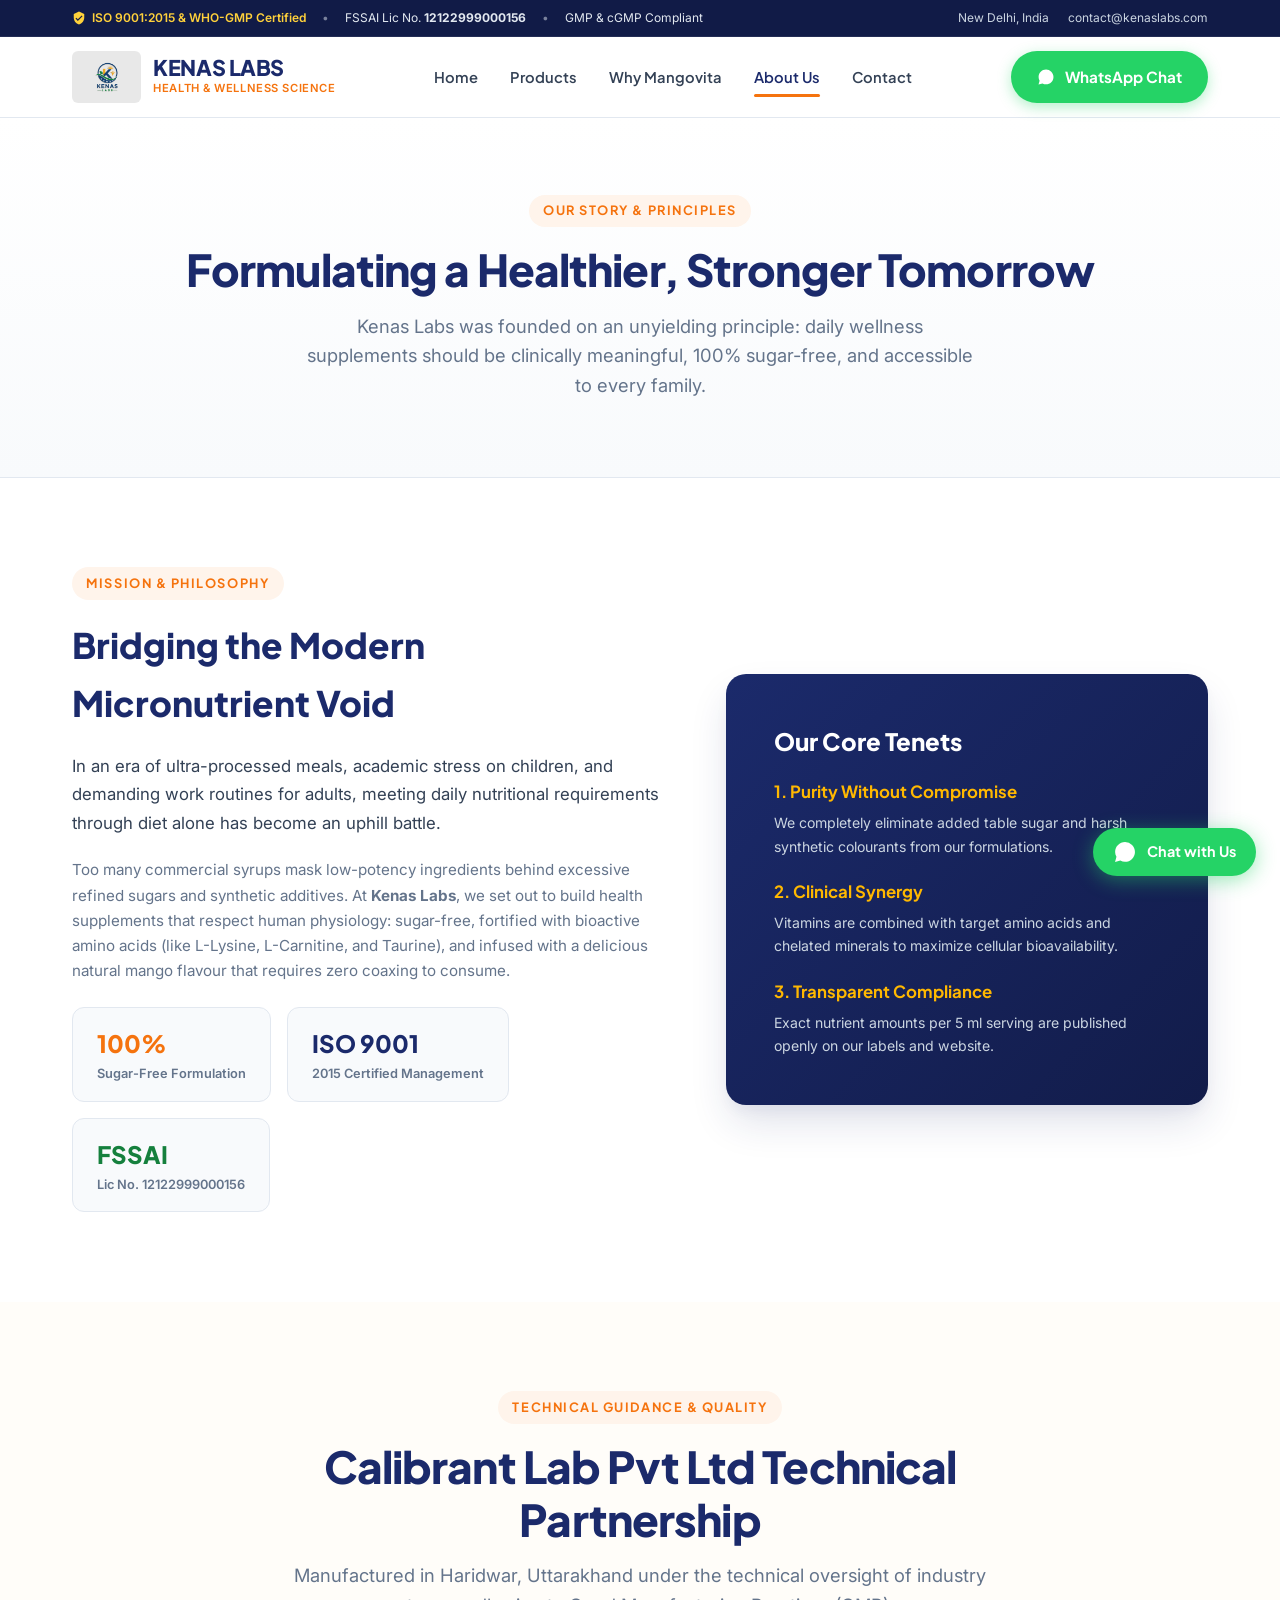
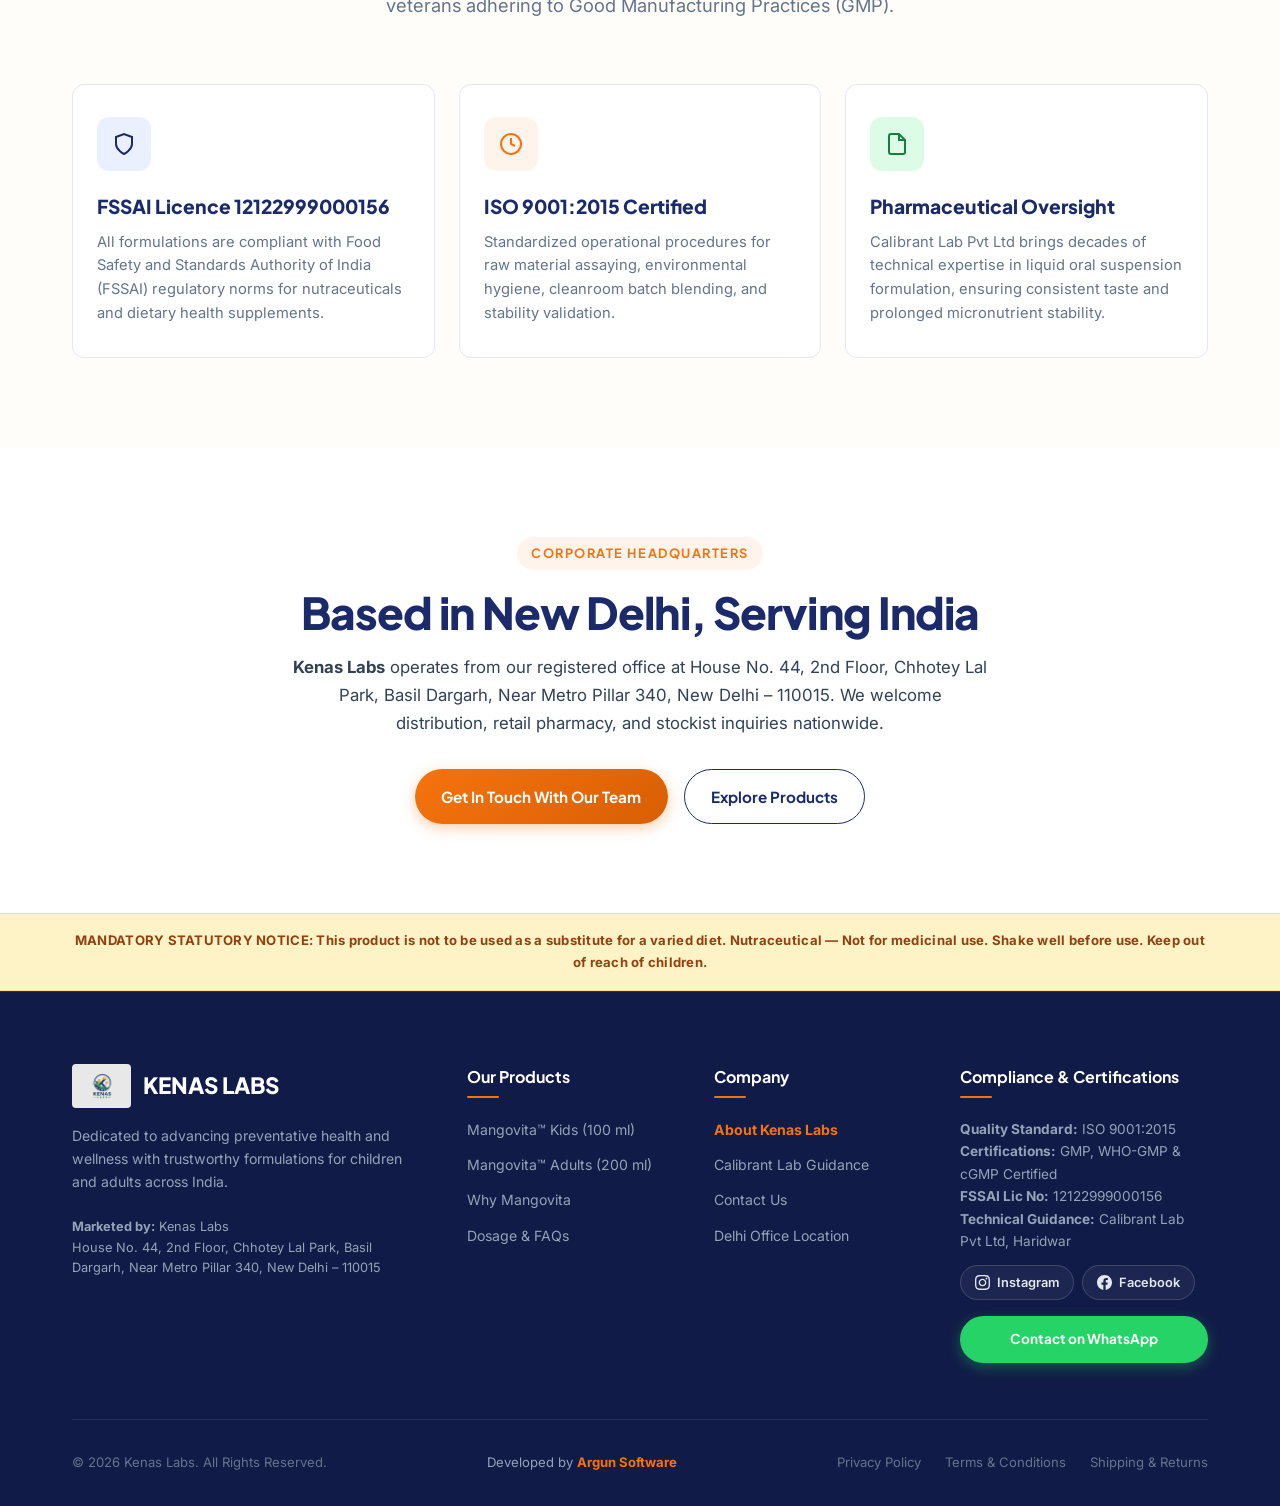
<file: about.html>
<!DOCTYPE html>
<html lang="en">
<head>
  <meta charset="UTF-8" />
  <meta name="viewport" content="width=device-width, initial-scale=1.0" />
  <title>About Us — Kenas Labs | Pure Formulations &amp; Scientific Integrity</title>
  <meta name="description" content="Discover Kenas Labs — a New Delhi health &amp; wellness brand committed to clean, sugar-free nutraceutical syrups manufactured under the technical guidance of Calibrant Lab Pvt Ltd." />
  <link rel="canonical" href="https://kenaslabs.com/about.html" />

  <link rel="icon" type="image/jpeg" href="assets/images/kenas-logo.jpg" />
  <link rel="stylesheet" href="assets/css/style.css?v=2.2" />

  <!-- LLM Context / Generative Engine Optimization (llms.txt) -->
  <link rel="alternate" type="text/markdown" href="https://kenaslabs.com/llms.txt" title="LLM Context" />

  <!-- Schema.org JSON-LD -->
  <script type="application/ld+json">
  {
    "@context": "https://schema.org",
    "@type": "AboutPage",
    "mainEntity": {
      "@type": "Organization",
      "name": "Kenas Labs",
      "url": "https://kenaslabs.com/",
      "logo": "https://kenaslabs.com/assets/images/kenas-logo.jpg",
        "sameAs": [
          "https://www.instagram.com/kenash100?jplx=ejBpZjk0dmU2bG1z",
          "https://www.facebook.com/kenaslabs"
        ],
        "award": "ISO 9001:2015, WHO-GMP, GMP & cGMP Certified",
      "description": "Indian nutraceutical brand committed to clean, sugar-free multivitamin syrups under technical guidance of Calibrant Lab Pvt Ltd (ISO 9001:2015, FSSAI Lic No. 12122999000156)."
    }
  }
  </script>
</head>
<body>

  <!-- Top Compliance Bar -->
  <div class="topbar">
    <div class="container topbar-content">
      <div class="topbar-left">
        <span class="topbar-badge">
          <svg width="14" height="14" viewBox="0 0 24 24" fill="currentColor"><path d="M12 1L3 5v6c0 5.55 3.84 10.74 9 12 5.16-1.26 9-6.45 9-12V5l-9-4zm-2 16l-4-4 1.41-1.41L10 14.17l6.59-6.59L18 9l-8 8z"/></svg>
          ISO 9001:2015 &amp; WHO-GMP Certified
        </span>
        <span style="opacity: 0.5;">•</span>
        <span>FSSAI Lic No. <strong>12122999000156</strong></span>
        <span style="opacity: 0.5;">•</span>
        <span>GMP &amp; cGMP Compliant</span>
      </div>
      <div class="topbar-right">
        <a href="contact.html">New Delhi, India</a>
        <a href="mailto:contact@kenaslabs.com">contact@kenaslabs.com</a>
      </div>
    </div>
  </div>

  <!-- Header -->
  <header class="header">
    <div class="container header-inner">
      <a href="index.html" class="brand-logo-wrap" aria-label="Kenas Labs Home">
        <img src="assets/images/kenas-logo.jpg" alt="Kenas Labs Logo" class="brand-logo-img" />
        <div class="brand-name-group">
          <span class="brand-title">KENAS LABS</span>
          <span class="brand-tag">Health &amp; Wellness Science</span>
        </div>
      </a>

      <nav class="nav-menu">
        <a href="index.html" class="nav-link">Home</a>
        <div class="nav-dropdown">
          <a href="index.html#products" class="nav-link dropdown-toggle">Products</a>
          <div class="nav-dropdown-menu">
            <a href="mangovita-kids.html" class="dropdown-item">
              <div>
                <div class="dropdown-item-title">Mangovita™ Kids (100 ml)</div>
                <div class="dropdown-item-desc">Growth, Immunity &amp; Appetite</div>
              </div>
            </a>
            <a href="mangovita-adults.html" class="dropdown-item">
              <div>
                <div class="dropdown-item-title">Mangovita™ Adults (200 ml)</div>
                <div class="dropdown-item-desc">Energy, Stamina &amp; Strength (₹210)</div>
              </div>
            </a>
          </div>
        </div>
        <a href="index.html#benefits" class="nav-link">Why Mangovita</a>
        <a href="about.html" class="nav-link active">About Us</a>
        <a href="contact.html" class="nav-link">Contact</a>
      </nav>

      <div class="header-actions">
        <button class="btn btn-whatsapp" data-wa-order="About Us Inquiry">
          <svg width="18" height="18" viewBox="0 0 24 24" fill="currentColor"><path d="M12.04 2c-5.46 0-9.91 4.45-9.91 9.91 0 1.75.46 3.45 1.32 4.95L2.05 22l5.25-1.38c1.45.79 3.08 1.21 4.74 1.21 5.46 0 9.91-4.45 9.91-9.91 0-2.65-1.03-5.14-2.9-7.01A9.816 9.816 0 0 0 12.04 2z"/></svg>
          <span>WhatsApp Chat</span>
        </button>
        <button class="hamburger" aria-label="Toggle navigation menu" aria-expanded="false">
          <span></span><span></span><span></span>
        </button>
      </div>
    </div>
  </header>

  <!-- Page Header Banner -->
  <section style="background: linear-gradient(180deg, #FFFFFF 0%, #F8FAFC 100%); padding: clamp(3rem, 6vw, 5rem) 0; border-bottom: 1px solid var(--border-color); text-align: center;">
    <div class="container">
      <span class="eyebrow">Our Story &amp; Principles</span>
      <h1 class="section-title">Formulating a Healthier, Stronger Tomorrow</h1>
      <p class="section-subtitle" style="max-width: 680px; margin: 0 auto;">
        Kenas Labs was founded on an unyielding principle: daily wellness supplements should be clinically meaningful, 100% sugar-free, and accessible to every family.
      </p>
    </div>
  </section>

  <!-- Story & Vision -->
  <section class="section section-bg-white">
    <div class="container corporate-story-grid">
      <div>
        <span class="eyebrow">Mission &amp; Philosophy</span>
        <h2 style="font-family: var(--font-heading); font-size: 2.2rem; font-weight: 800; color: var(--primary-navy); margin-bottom: 1.25rem;">
          Bridging the Modern Micronutrient Void
        </h2>
        <p style="font-size: 1.05rem; color: var(--text-body); line-height: 1.7; margin-bottom: 1.25rem;">
          In an era of ultra-processed meals, academic stress on children, and demanding work routines for adults, meeting daily nutritional requirements through diet alone has become an uphill battle.
        </p>
        <p style="font-size: 0.95rem; color: var(--text-muted); line-height: 1.65; margin-bottom: 1.5rem;">
          Too many commercial syrups mask low-potency ingredients behind excessive refined sugars and synthetic additives. At <strong>Kenas Labs</strong>, we set out to build health supplements that respect human physiology: sugar-free, fortified with bioactive amino acids (like L-Lysine, L-Carnitine, and Taurine), and infused with a delicious natural mango flavour that requires zero coaxing to consume.
        </p>
        <div style="display: flex; gap: 1rem; flex-wrap: wrap;">
          <div style="background: var(--bg-page); border: 1px solid var(--border-color); padding: 1rem 1.5rem; border-radius: var(--radius-md);">
            <div style="font-family: var(--font-heading); font-size: 1.5rem; font-weight: 800; color: var(--accent-orange);">100%</div>
            <div style="font-size: 0.8rem; color: var(--text-muted); font-weight: 600;">Sugar-Free Formulation</div>
          </div>
          <div style="background: var(--bg-page); border: 1px solid var(--border-color); padding: 1rem 1.5rem; border-radius: var(--radius-md);">
            <div style="font-family: var(--font-heading); font-size: 1.5rem; font-weight: 800; color: var(--primary-navy);">ISO 9001</div>
            <div style="font-size: 0.8rem; color: var(--text-muted); font-weight: 600;">2015 Certified Management</div>
          </div>
          <div style="background: var(--bg-page); border: 1px solid var(--border-color); padding: 1rem 1.5rem; border-radius: var(--radius-md);">
            <div style="font-family: var(--font-heading); font-size: 1.5rem; font-weight: 800; color: var(--botanical-green);">FSSAI</div>
            <div style="font-size: 0.8rem; color: var(--text-muted); font-weight: 600;">Lic No. 12122999000156</div>
          </div>
        </div>
      </div>

      <div style="background: linear-gradient(135deg, #1B2A6B, #121C4A); color: #FFFFFF; border-radius: var(--radius-lg); padding: clamp(2rem, 4vw, 3rem); box-shadow: var(--shadow-xl);">
        <h3 style="font-family: var(--font-heading); font-size: 1.5rem; font-weight: 800; color: #FFFFFF; margin-bottom: 1rem;">
          Our Core Tenets
        </h3>
        <div style="display: flex; flex-direction: column; gap: 1.25rem;">
          <div>
            <h5 style="color: var(--mango-gold); font-family: var(--font-heading); font-size: 1.05rem; margin-bottom: 0.35rem;">1. Purity Without Compromise</h5>
            <p style="font-size: 0.88rem; color: #CBD5E1; margin: 0;">We completely eliminate added table sugar and harsh synthetic colourants from our formulations.</p>
          </div>
          <div>
            <h5 style="color: var(--mango-gold); font-family: var(--font-heading); font-size: 1.05rem; margin-bottom: 0.35rem;">2. Clinical Synergy</h5>
            <p style="font-size: 0.88rem; color: #CBD5E1; margin: 0;">Vitamins are combined with target amino acids and chelated minerals to maximize cellular bioavailability.</p>
          </div>
          <div>
            <h5 style="color: var(--mango-gold); font-family: var(--font-heading); font-size: 1.05rem; margin-bottom: 0.35rem;">3. Transparent Compliance</h5>
            <p style="font-size: 0.88rem; color: #CBD5E1; margin: 0;">Exact nutrient amounts per 5 ml serving are published openly on our labels and website.</p>
          </div>
        </div>
      </div>
    </div>
  </section>

  <!-- Manufacturing & Technical Guidance Section -->
  <section class="section section-bg-warm" id="partner">
    <div class="container">
      <div class="section-header">
        <span class="eyebrow">Technical Guidance &amp; Quality</span>
        <h2 class="section-title">Calibrant Lab Pvt Ltd Technical Partnership</h2>
        <p class="section-subtitle">
          Manufactured in Haridwar, Uttarakhand under the technical oversight of industry veterans adhering to Good Manufacturing Practices (GMP).
        </p>
      </div>

      <div class="benefits-grid">
        <div class="benefit-card">
          <div class="benefit-icon-box icon-navy">
            <svg width="24" height="24" viewBox="0 0 24 24" fill="none" stroke="currentColor" stroke-width="2"><path d="M12 22s8-4 8-10V5l-8-3-8 3v7c0 6 8 10 8 10z"></path></svg>
          </div>
          <h3 class="benefit-card-title">FSSAI Licence 12122999000156</h3>
          <p class="benefit-card-desc">
            All formulations are compliant with Food Safety and Standards Authority of India (FSSAI) regulatory norms for nutraceuticals and dietary health supplements.
          </p>
        </div>

        <div class="benefit-card">
          <div class="benefit-icon-box icon-orange">
            <svg width="24" height="24" viewBox="0 0 24 24" fill="none" stroke="currentColor" stroke-width="2"><circle cx="12" cy="12" r="10"></circle><polyline points="12 6 12 12 16 14"></polyline></svg>
          </div>
          <h3 class="benefit-card-title">ISO 9001:2015 Certified</h3>
          <p class="benefit-card-desc">
            Standardized operational procedures for raw material assaying, environmental hygiene, cleanroom batch blending, and stability validation.
          </p>
        </div>

        <div class="benefit-card">
          <div class="benefit-icon-box icon-green">
            <svg width="24" height="24" viewBox="0 0 24 24" fill="none" stroke="currentColor" stroke-width="2"><path d="M14 2H6a2 2 0 0 0-2 2v16a2 2 0 0 0 2 2h12a2 2 0 0 0 2-2V8z"></path><polyline points="14 2 14 8 20 8"></polyline></svg>
          </div>
          <h3 class="benefit-card-title">Pharmaceutical Oversight</h3>
          <p class="benefit-card-desc">
            Calibrant Lab Pvt Ltd brings decades of technical expertise in liquid oral suspension formulation, ensuring consistent taste and prolonged micronutrient stability.
          </p>
        </div>
      </div>
    </div>
  </section>

  <!-- Corporate Location Snapshot -->
  <section class="section section-bg-white" id="corporate">
    <div class="container" style="text-align: center; max-width: 760px;">
      <span class="eyebrow">Corporate Headquarters</span>
      <h2 class="section-title">Based in New Delhi, Serving India</h2>
      <p style="font-size: 1.05rem; color: var(--text-body); margin-bottom: 2rem;">
        <strong>Kenas Labs</strong> operates from our registered office at House No. 44, 2nd Floor, Chhotey Lal Park, Basil Dargarh, Near Metro Pillar 340, New Delhi – 110015. We welcome distribution, retail pharmacy, and stockist inquiries nationwide.
      </p>
      <div style="display: flex; justify-content: center; gap: 1rem; flex-wrap: wrap;">
        <a href="contact.html" class="btn btn-primary">Get In Touch With Our Team</a>
        <a href="mangovita-adults.html" class="btn btn-outline">Explore Products</a>
      </div>
    </div>
  </section>

  <!-- Mandatory Compliance Banner -->
  <div class="compliance-banner">
    <div class="container">
      <p class="compliance-text">
        MANDATORY STATUTORY NOTICE: This product is not to be used as a substitute for a varied diet. Nutraceutical — Not for medicinal use. Shake well before use. Keep out of reach of children.
      </p>
    </div>
  </div>

  <!-- Footer -->
  <footer class="footer">
    <div class="container">
      <div class="footer-grid">
        <div class="footer-brand">
          <div style="display: flex; align-items: center; gap: 0.75rem; margin-bottom: 1rem;">
            <img src="assets/images/kenas-logo.jpg" alt="Kenas Labs Logo" style="height: 44px; border-radius: 4px;" />
            <h4 style="margin: 0;">KENAS LABS</h4>
          </div>
          <p>
            Dedicated to advancing preventative health and wellness with trustworthy formulations for children and adults across India.
          </p>
          <div style="font-size: 0.8rem; color: #94A3B8; line-height: 1.6;">
            <strong>Marketed by:</strong> Kenas Labs<br />
            House No. 44, 2nd Floor, Chhotey Lal Park, Basil Dargarh, Near Metro Pillar 340, New Delhi – 110015
          </div>
        </div>

        <div>
          <h5 class="footer-col-title">Our Products</h5>
          <div class="footer-links">
            <a href="mangovita-kids.html">Mangovita™ Kids (100 ml)</a>
            <a href="mangovita-adults.html">Mangovita™ Adults (200 ml)</a>
            <a href="index.html#benefits">Why Mangovita</a>
            <a href="index.html#faq">Dosage &amp; FAQs</a>
          </div>
        </div>

        <div>
          <h5 class="footer-col-title">Company</h5>
          <div class="footer-links">
            <a href="about.html" style="color: var(--accent-orange); font-weight: 700;">About Kenas Labs</a>
            <a href="about.html#partner">Calibrant Lab Guidance</a>
            <a href="contact.html">Contact Us</a>
            <a href="contact.html#map">Delhi Office Location</a>
          </div>
        </div>

        <div>
          <h5 class="footer-col-title">Compliance &amp; Certifications</h5>
          <p style="font-size: 0.85rem; color: #94A3B8; margin-bottom: 0.75rem;">
            <strong>Quality Standard:</strong> ISO 9001:2015<br />
            <strong>Certifications:</strong> GMP, WHO-GMP &amp; cGMP Certified<br />
            <strong>FSSAI Lic No:</strong> 12122999000156<br />
            <strong>Technical Guidance:</strong> Calibrant Lab Pvt Ltd, Haridwar
          </p>
          <div style="display: flex; gap: 0.5rem; margin-bottom: 1rem; flex-wrap: wrap;">
            <a href="https://www.instagram.com/kenash100?jplx=ejBpZjk0dmU2bG1z" target="_blank" rel="noopener noreferrer" class="social-btn social-instagram" aria-label="Kenas Labs Instagram">
              <svg width="15" height="15" viewBox="0 0 24 24" fill="currentColor"><path d="M12 2.163c3.204 0 3.584.012 4.85.07 3.252.148 4.771 1.691 4.919 4.919.058 1.265.069 1.645.069 4.849 0 3.205-.012 3.584-.069 4.849-.149 3.225-1.664 4.771-4.919 4.919-1.266.058-1.644.07-4.85.07-3.204 0-3.584-.012-4.849-.07-3.26-.149-4.771-1.699-4.919-4.92-.058-1.265-.07-1.644-.07-4.849 0-3.204.013-3.583.07-4.849.149-3.227 1.664-4.771 4.919-4.919 1.266-.057 1.645-.069 4.849-.069zm0-2.163c-3.259 0-3.667.014-4.947.072-4.358.2-6.78 2.618-6.98 6.98-.059 1.281-.073 1.689-.073 4.948 0 3.259.014 3.668.072 4.948.2 4.358 2.618 6.78 6.98 6.98 1.281.058 1.689.072 4.948.072 3.259 0 3.668-.014 4.948-.072 4.354-.2 6.782-2.618 6.979-6.98.059-1.28.073-1.689.073-4.948 0-3.259-.014-3.667-.072-4.947-.196-4.354-2.617-6.78-6.979-6.98-1.281-.059-1.69-.073-4.949-.073zm0 5.838c-3.403 0-6.162 2.759-6.162 6.162s2.759 6.163 6.162 6.163 6.162-2.759 6.162-6.163c0-3.403-2.759-6.162-6.162-6.162zm0 10.162c-2.209 0-4-1.79-4-4 0-2.209 1.791-4 4-4s4 1.791 4 4c0 2.21-1.791 4-4 4zm6.406-11.845c-.796 0-1.441.645-1.441 1.44s.645 1.44 1.441 1.44c.795 0 1.439-.645 1.439-1.44s-.644-1.44-1.439-1.44z"/></svg>
              <span>Instagram</span>
            </a>
            <a href="https://www.facebook.com/kenaslabs" target="_blank" rel="noopener noreferrer" class="social-btn social-facebook" aria-label="Kenas Labs Facebook">
              <svg width="15" height="15" viewBox="0 0 24 24" fill="currentColor"><path d="M24 12.073c0-6.627-5.373-12-12-12s-12 5.373-12 12c0 5.99 4.388 10.954 10.125 11.854v-8.385H7.078v-3.47h3.047V9.43c0-3.007 1.792-4.669 4.533-4.669 1.312 0 2.686.235 2.686.235v2.953H15.83c-1.491 0-1.956.925-1.956 1.874v2.25h3.328l-.532 3.47h-2.796v8.385C19.612 23.027 24 18.062 24 12.073z"/></svg>
              <span>Facebook</span>
            </a>
          </div>
          <button class="btn btn-whatsapp" data-wa-order="Corporate Inquiry" style="width: 100%; font-size: 0.85rem; padding: 0.75rem 1rem;">
            <span>Contact on WhatsApp</span>
          </button>
        </div>
      </div>

      <div class="footer-bottom">
        <div>&copy; 2026 Kenas Labs. All Rights Reserved.</div>
        <div class="footer-dev-credit">
          Developed by <a href="https://argunsoftware.com" target="_blank" rel="noopener" title="Argun Software"><strong>Argun Software</strong></a>
        </div>
        <div class="footer-legal-links">
          <a href="privacy-policy.html">Privacy Policy</a>
          <a href="terms.html">Terms &amp; Conditions</a>
          <a href="shipping-policy.html">Shipping &amp; Returns</a>
        </div>
      </div>
    </div>
  </footer>

  <a href="https://wa.me/919507025598?text=Hello%20Kenas%20Labs%2C%20I%20would%20like%20to%20know%20more%20about%20your%20company." target="_blank" rel="noopener noreferrer" class="whatsapp-floating" aria-label="Contact on WhatsApp">
    <svg viewBox="0 0 24 24"><path d="M12.04 2c-5.46 0-9.91 4.45-9.91 9.91 0 1.75.46 3.45 1.32 4.95L2.05 22l5.25-1.38c1.45.79 3.08 1.21 4.74 1.21 5.46 0 9.91-4.45 9.91-9.91 0-2.65-1.03-5.14-2.9-7.01A9.816 9.816 0 0 0 12.04 2z"/></svg>
    <span>Chat with Us</span>
  </a>

  <script src="assets/js/main.js?v=2.2"></script>
</body>
</html>
</file>
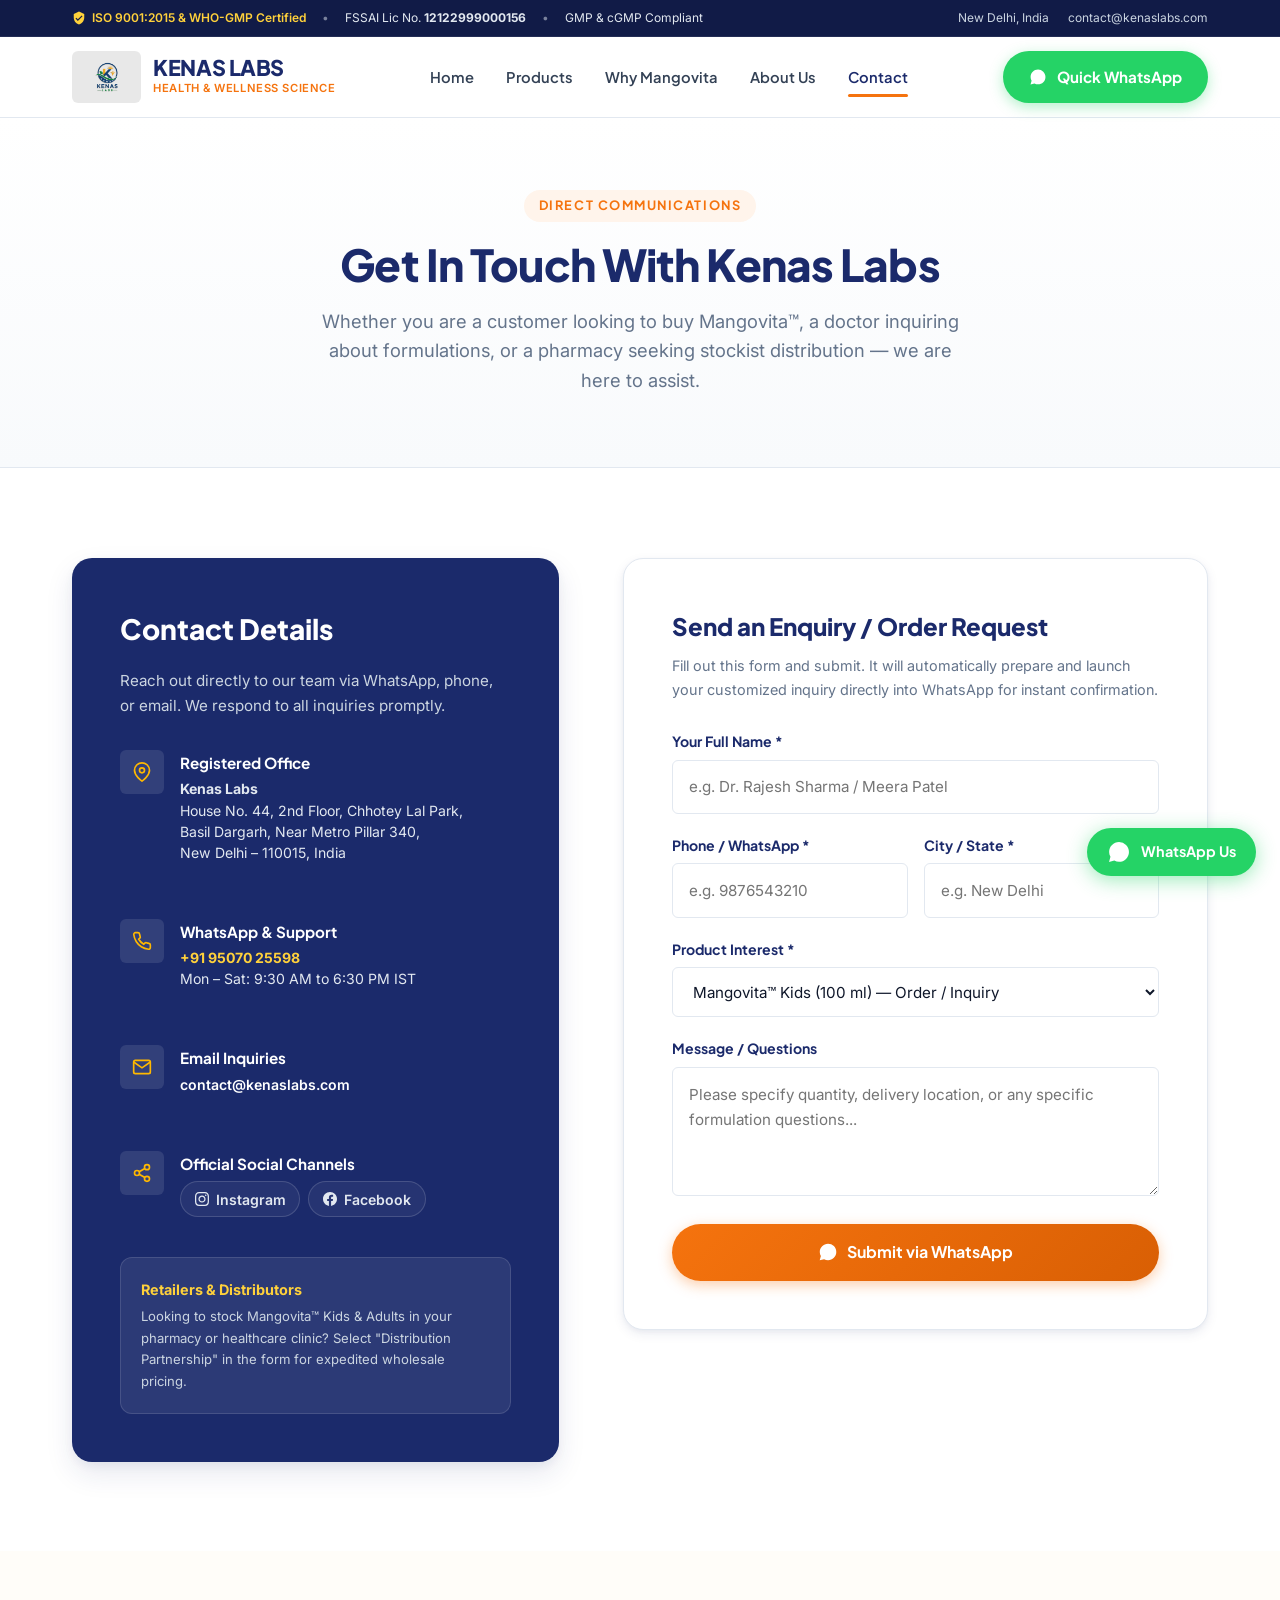
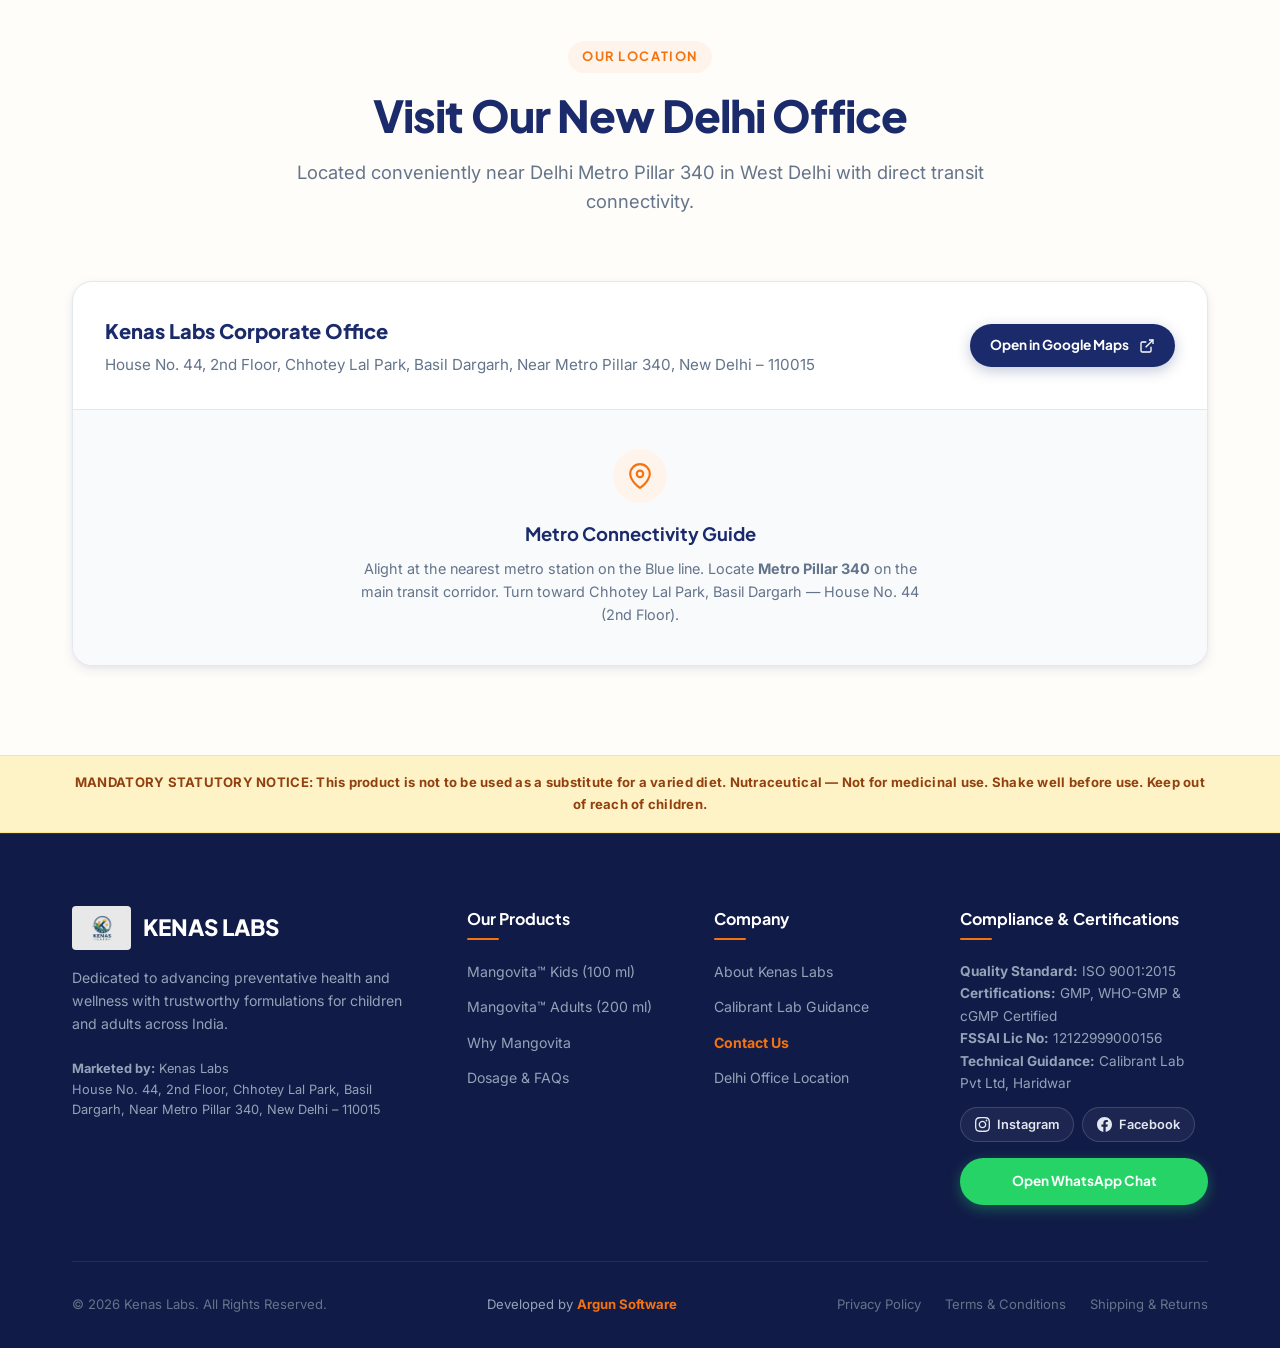
<file: contact.html>
<!DOCTYPE html>
<html lang="en">
<head>
  <meta charset="UTF-8" />
  <meta name="viewport" content="width=device-width, initial-scale=1.0" />
  <title>Contact Us &amp; Where to Buy — Kenas Labs | New Delhi, India</title>
  <meta name="description" content="Get in touch with Kenas Labs. Order Mangovita™ syrups, enquire about pharmacy distribution, or visit our office near Metro Pillar 340, New Delhi – 110015." />
  <link rel="canonical" href="https://kenaslabs.com/contact.html" />

  <link rel="icon" type="image/jpeg" href="assets/images/kenas-logo.jpg" />
  <link rel="stylesheet" href="assets/css/style.css?v=2.2" />

  <!-- LLM Context / Generative Engine Optimization (llms.txt) -->
  <link rel="alternate" type="text/markdown" href="https://kenaslabs.com/llms.txt" title="LLM Context" />

  <!-- Schema.org JSON-LD -->
  <script type="application/ld+json">
  {
    "@context": "https://schema.org",
    "@type": "ContactPage",
    "mainEntity": {
      "@type": "Organization",
      "name": "Kenas Labs",
      "url": "https://kenaslabs.com/",
      "telephone": "+91-95070-25598",
      "email": "contact@kenaslabs.com",
      "address": {
        "@type": "PostalAddress",
        "streetAddress": "House No. 44, 2nd Floor, Chhotey Lal Park, Basil Dargarh, Near Metro Pillar 340",
        "addressLocality": "New Delhi",
        "postalCode": "110015",
        "addressCountry": "IN"
      }
    }
  }
  </script>
</head>
<body>

  <!-- Top Compliance Bar -->
  <div class="topbar">
    <div class="container topbar-content">
      <div class="topbar-left">
        <span class="topbar-badge">
          <svg width="14" height="14" viewBox="0 0 24 24" fill="currentColor"><path d="M12 1L3 5v6c0 5.55 3.84 10.74 9 12 5.16-1.26 9-6.45 9-12V5l-9-4zm-2 16l-4-4 1.41-1.41L10 14.17l6.59-6.59L18 9l-8 8z"/></svg>
          ISO 9001:2015 &amp; WHO-GMP Certified
        </span>
        <span style="opacity: 0.5;">•</span>
        <span>FSSAI Lic No. <strong>12122999000156</strong></span>
        <span style="opacity: 0.5;">•</span>
        <span>GMP &amp; cGMP Compliant</span>
      </div>
      <div class="topbar-right">
        <a href="contact.html">New Delhi, India</a>
        <a href="mailto:contact@kenaslabs.com">contact@kenaslabs.com</a>
      </div>
    </div>
  </div>

  <!-- Header -->
  <header class="header">
    <div class="container header-inner">
      <a href="index.html" class="brand-logo-wrap" aria-label="Kenas Labs Home">
        <img src="assets/images/kenas-logo.jpg" alt="Kenas Labs Logo" class="brand-logo-img" />
        <div class="brand-name-group">
          <span class="brand-title">KENAS LABS</span>
          <span class="brand-tag">Health &amp; Wellness Science</span>
        </div>
      </a>

      <nav class="nav-menu">
        <a href="index.html" class="nav-link">Home</a>
        <div class="nav-dropdown">
          <a href="index.html#products" class="nav-link dropdown-toggle">Products</a>
          <div class="nav-dropdown-menu">
            <a href="mangovita-kids.html" class="dropdown-item">
              <div>
                <div class="dropdown-item-title">Mangovita™ Kids (100 ml)</div>
                <div class="dropdown-item-desc">Growth, Immunity &amp; Appetite</div>
              </div>
            </a>
            <a href="mangovita-adults.html" class="dropdown-item">
              <div>
                <div class="dropdown-item-title">Mangovita™ Adults (200 ml)</div>
                <div class="dropdown-item-desc">Energy, Stamina &amp; Strength (₹210)</div>
              </div>
            </a>
          </div>
        </div>
        <a href="index.html#benefits" class="nav-link">Why Mangovita</a>
        <a href="about.html" class="nav-link">About Us</a>
        <a href="contact.html" class="nav-link active">Contact</a>
      </nav>

      <div class="header-actions">
        <button class="btn btn-whatsapp" data-wa-order="Contact Page Direct Message">
          <svg width="18" height="18" viewBox="0 0 24 24" fill="currentColor"><path d="M12.04 2c-5.46 0-9.91 4.45-9.91 9.91 0 1.75.46 3.45 1.32 4.95L2.05 22l5.25-1.38c1.45.79 3.08 1.21 4.74 1.21 5.46 0 9.91-4.45 9.91-9.91 0-2.65-1.03-5.14-2.9-7.01A9.816 9.816 0 0 0 12.04 2z"/></svg>
          <span>Quick WhatsApp</span>
        </button>
        <button class="hamburger" aria-label="Toggle navigation menu" aria-expanded="false">
          <span></span><span></span><span></span>
        </button>
      </div>
    </div>
  </header>

  <!-- Page Header -->
  <section style="background: linear-gradient(180deg, #FFFFFF 0%, #F8FAFC 100%); padding: clamp(3rem, 6vw, 4.5rem) 0; border-bottom: 1px solid var(--border-color); text-align: center;">
    <div class="container">
      <span class="eyebrow">Direct Communications</span>
      <h1 class="section-title">Get In Touch With Kenas Labs</h1>
      <p class="section-subtitle" style="max-width: 650px; margin: 0 auto;">
        Whether you are a customer looking to buy Mangovita™, a doctor inquiring about formulations, or a pharmacy seeking stockist distribution — we are here to assist.
      </p>
    </div>
  </section>

  <!-- Contact Grid & Form -->
  <section class="section section-bg-white">
    <div class="container contact-grid">
      
      <!-- Contact Information Card -->
      <div class="contact-info-card">
        <h3>Contact Details</h3>
        <p>
          Reach out directly to our team via WhatsApp, phone, or email. We respond to all inquiries promptly.
        </p>

        <div class="contact-details-list">
          <div class="contact-detail-item">
            <div class="contact-detail-icon">
              <svg width="20" height="20" viewBox="0 0 24 24" fill="none" stroke="currentColor" stroke-width="2"><path d="M21 10c0 7-9 13-9 13s-9-6-9-13a9 9 0 0 1 18 0z"></path><circle cx="12" cy="10" r="3"></circle></svg>
            </div>
            <div class="contact-detail-text">
              <h5>Registered Office</h5>
              <p>
                <strong>Kenas Labs</strong><br />
                House No. 44, 2nd Floor, Chhotey Lal Park,<br />
                Basil Dargarh, Near Metro Pillar 340,<br />
                New Delhi – 110015, India
              </p>
            </div>
          </div>

          <div class="contact-detail-item">
            <div class="contact-detail-icon">
              <svg width="20" height="20" viewBox="0 0 24 24" fill="none" stroke="currentColor" stroke-width="2"><path d="M22 16.92v3a2 2 0 0 1-2.18 2 19.79 19.79 0 0 1-8.63-3.07 19.5 19.5 0 0 1-6-6 19.79 19.79 0 0 1-3.07-8.67A2 2 0 0 1 4.11 2h3a2 2 0 0 1 2 1.72 12.84 12.84 0 0 0 .7 2.81 2 2 0 0 1-.45 2.11L8.09 9.91a16 16 0 0 0 6 6l1.27-1.27a2 2 0 0 1 2.11-.45 12.84 12.84 0 0 0 2.81.7A2 2 0 0 1 22 16.92z"></path></svg>
            </div>
            <div class="contact-detail-text">
              <h5>WhatsApp &amp; Support</h5>
              <p>
                <a href="https://wa.me/919507025598" target="_blank" rel="noopener noreferrer" style="color: #FFD13B; font-weight: 700;">+91 95070 25598</a><br />
                Mon – Sat: 9:30 AM to 6:30 PM IST
              </p>
            </div>
          </div>

          <div class="contact-detail-item">
            <div class="contact-detail-icon">
              <svg width="20" height="20" viewBox="0 0 24 24" fill="none" stroke="currentColor" stroke-width="2"><path d="M4 4h16c1.1 0 2 .9 2 2v12c0 1.1-.9 2-2 2H4c-1.1 0-2-.9-2-2V6c0-1.1.9-2 2-2z"></path><polyline points="22,6 12,13 2,6"></polyline></svg>
            </div>
            <div class="contact-detail-text">
              <h5>Email Inquiries</h5>
              <p>
                <a href="mailto:contact@kenaslabs.com" style="color: #FFFFFF; font-weight: 600;">contact@kenaslabs.com</a>
              </p>
            </div>
          </div>
          <div class="contact-detail-item">
            <div class="contact-detail-icon">
              <svg width="20" height="20" viewBox="0 0 24 24" fill="none" stroke="currentColor" stroke-width="2"><circle cx="18" cy="5" r="3"></circle><circle cx="6" cy="12" r="3"></circle><circle cx="18" cy="19" r="3"></circle><line x1="8.59" y1="13.51" x2="15.42" y2="17.49"></line><line x1="15.41" y1="6.51" x2="8.59" y2="10.49"></line></svg>
            </div>
            <div class="contact-detail-text">
              <h5>Official Social Channels</h5>
              <div style="display: flex; gap: 0.5rem; margin-top: 0.35rem; flex-wrap: wrap;">
                <a href="https://www.instagram.com/kenash100?jplx=ejBpZjk0dmU2bG1z" target="_blank" rel="noopener noreferrer" class="social-btn social-instagram" aria-label="Kenas Labs Instagram">
                  <svg width="14" height="14" viewBox="0 0 24 24" fill="currentColor"><path d="M12 2.163c3.204 0 3.584.012 4.85.07 3.252.148 4.771 1.691 4.919 4.919.058 1.265.069 1.645.069 4.849 0 3.205-.012 3.584-.069 4.849-.149 3.225-1.664 4.771-4.919 4.919-1.266.058-1.644.07-4.85.07-3.204 0-3.584-.012-4.849-.07-3.26-.149-4.771-1.699-4.919-4.92-.058-1.265-.07-1.644-.07-4.849 0-3.204.013-3.583.07-4.849.149-3.227 1.664-4.771 4.919-4.919 1.266-.057 1.645-.069 4.849-.069zm0-2.163c-3.259 0-3.667.014-4.947.072-4.358.2-6.78 2.618-6.98 6.98-.059 1.281-.073 1.689-.073 4.948 0 3.259.014 3.668.072 4.948.2 4.358 2.618 6.78 6.98 6.98 1.281.058 1.689.072 4.948.072 3.259 0 3.668-.014 4.948-.072 4.354-.2 6.782-2.618 6.979-6.98.059-1.28.073-1.689.073-4.948 0-3.259-.014-3.667-.072-4.947-.196-4.354-2.617-6.78-6.979-6.98-1.281-.059-1.69-.073-4.949-.073zm0 5.838c-3.403 0-6.162 2.759-6.162 6.162s2.759 6.163 6.162 6.163 6.162-2.759 6.162-6.163c0-3.403-2.759-6.162-6.162-6.162zm0 10.162c-2.209 0-4-1.79-4-4 0-2.209 1.791-4 4-4s4 1.791 4 4c0 2.21-1.791 4-4 4zm6.406-11.845c-.796 0-1.441.645-1.441 1.44s.645 1.44 1.441 1.44c.795 0 1.439-.645 1.439-1.44s-.644-1.44-1.439-1.44z"/></svg>
                  <span>Instagram</span>
                </a>
                <a href="https://www.facebook.com/kenaslabs" target="_blank" rel="noopener noreferrer" class="social-btn social-facebook" aria-label="Kenas Labs Facebook">
                  <svg width="14" height="14" viewBox="0 0 24 24" fill="currentColor"><path d="M24 12.073c0-6.627-5.373-12-12-12s-12 5.373-12 12c0 5.99 4.388 10.954 10.125 11.854v-8.385H7.078v-3.47h3.047V9.43c0-3.007 1.792-4.669 4.533-4.669 1.312 0 2.686.235 2.686.235v2.953H15.83c-1.491 0-1.956.925-1.956 1.874v2.25h3.328l-.532 3.47h-2.796v8.385C19.612 23.027 24 18.062 24 12.073z"/></svg>
                  <span>Facebook</span>
                </a>
              </div>
            </div>
          </div>
        </div>

        <div style="background: rgba(255, 255, 255, 0.08); padding: 1.25rem; border-radius: var(--radius-md); border: 1px solid rgba(255, 255, 255, 0.12);">
          <div style="font-weight: 700; color: #FFD13B; font-size: 0.9rem; margin-bottom: 0.25rem;">Retailers &amp; Distributors</div>
          <p style="font-size: 0.82rem; color: #CBD5E1; margin: 0;">
            Looking to stock Mangovita™ Kids &amp; Adults in your pharmacy or healthcare clinic? Select "Distribution Partnership" in the form for expedited wholesale pricing.
          </p>
        </div>
      </div>

      <!-- Interactive Enquiry Form -->
      <div class="form-card">
        <h3 style="font-family: var(--font-heading); font-size: 1.5rem; font-weight: 800; color: var(--primary-navy); margin-bottom: 0.5rem;">
          Send an Enquiry / Order Request
        </h3>
        <p style="font-size: 0.9rem; color: var(--text-muted); margin-bottom: 1.75rem;">
          Fill out this form and submit. It will automatically prepare and launch your customized inquiry directly into WhatsApp for instant confirmation.
        </p>

        <form id="contactForm">
          <div class="form-group">
            <label class="form-label" for="contactName">Your Full Name *</label>
            <input type="text" id="contactName" class="form-control" placeholder="e.g. Dr. Rajesh Sharma / Meera Patel" required />
          </div>

          <div class="form-row-2col">
            <div class="form-group">
              <label class="form-label" for="contactPhone">Phone / WhatsApp *</label>
              <input type="tel" id="contactPhone" class="form-control" placeholder="e.g. 9876543210" required />
            </div>
            <div class="form-group">
              <label class="form-label" for="contactCity">City / State *</label>
              <input type="text" id="contactCity" class="form-control" placeholder="e.g. New Delhi" required />
            </div>
          </div>

          <div class="form-group">
            <label class="form-label" for="contactProduct">Product Interest *</label>
            <select id="contactProduct" class="form-control" style="background-color: #FFFFFF;">
              <option value="Mangovita Kids (100 ml)">Mangovita™ Kids (100 ml) — Order / Inquiry</option>
              <option value="Mangovita Adults (200 ml)">Mangovita™ Adults (200 ml) — MRP ₹210</option>
              <option value="Both Kids &amp; Adults">Both Kids (100 ml) &amp; Adults (200 ml)</option>
              <option value="Pharmacy Distribution Partnership">Pharmacy / Stockist Distribution Partnership</option>
              <option value="Healthcare Professional Consultation">Healthcare Professional Inquiries</option>
              <option value="General Brand Inquiry">General Brand Inquiry</option>
            </select>
          </div>

          <div class="form-group">
            <label class="form-label" for="contactMessage">Message / Questions</label>
            <textarea id="contactMessage" rows="4" class="form-control" placeholder="Please specify quantity, delivery location, or any specific formulation questions..."></textarea>
          </div>

          <button type="submit" class="btn btn-primary" style="width: 100%; font-size: 1rem; padding: 0.95rem;">
            <svg width="20" height="20" viewBox="0 0 24 24" fill="currentColor"><path d="M12.04 2c-5.46 0-9.91 4.45-9.91 9.91 0 1.75.46 3.45 1.32 4.95L2.05 22l5.25-1.38c1.45.79 3.08 1.21 4.74 1.21 5.46 0 9.91-4.45 9.91-9.91 0-2.65-1.03-5.14-2.9-7.01A9.816 9.816 0 0 0 12.04 2z"/></svg>
            <span>Submit via WhatsApp</span>
          </button>
        </form>
      </div>

    </div>
  </section>

  <!-- Location & Map Guide Section -->
  <section class="section section-bg-warm" id="map">
    <div class="container">
      <div class="section-header">
        <span class="eyebrow">Our Location</span>
        <h2 class="section-title">Visit Our New Delhi Office</h2>
        <p class="section-subtitle">
          Located conveniently near Delhi Metro Pillar 340 in West Delhi with direct transit connectivity.
        </p>
      </div>

      <div style="background: #FFFFFF; border: 1px solid var(--border-color); border-radius: var(--radius-lg); overflow: hidden; box-shadow: var(--shadow-md);">
        <div style="padding: 2rem; border-bottom: 1px solid var(--border-color); display: flex; flex-wrap: wrap; justify-content: space-between; align-items: center; gap: 1rem;">
          <div>
            <h4 style="font-family: var(--font-heading); font-size: 1.25rem; font-weight: 800; color: var(--primary-navy); margin-bottom: 0.35rem;">
              Kenas Labs Corporate Office
            </h4>
            <p style="font-size: 0.95rem; color: var(--text-muted); margin: 0;">
              House No. 44, 2nd Floor, Chhotey Lal Park, Basil Dargarh, Near Metro Pillar 340, New Delhi – 110015
            </p>
          </div>
          <a href="https://maps.google.com/?q=Delhi+Metro+Pillar+340+New+Delhi" target="_blank" rel="noopener noreferrer" class="btn btn-navy" style="font-size: 0.85rem; padding: 0.65rem 1.25rem;">
            <span>Open in Google Maps</span>
            <svg width="16" height="16" viewBox="0 0 24 24" fill="none" stroke="currentColor" stroke-width="2"><path d="M18 13v6a2 2 0 0 1-2 2H5a2 2 0 0 1-2-2V8a2 2 0 0 1 2-2h6"></path><polyline points="15 3 21 3 21 9"></polyline><line x1="10" y1="14" x2="21" y2="3"></line></svg>
          </a>
        </div>

        <div style="padding: clamp(1.25rem, 3vw, 2.5rem); text-align: center; background: #F8FAFC;">
          <div style="max-width: 560px; margin: 0 auto;">
            <div style="width: 54px; height: 54px; border-radius: 50%; background: var(--accent-orange-light); color: var(--accent-orange); display: inline-flex; align-items: center; justify-content: center; margin-bottom: 1rem;">
              <svg width="26" height="26" viewBox="0 0 24 24" fill="none" stroke="currentColor" stroke-width="2"><path d="M21 10c0 7-9 13-9 13s-9-6-9-13a9 9 0 0 1 18 0z"></path><circle cx="12" cy="10" r="3"></circle></svg>
            </div>
            <h4 style="font-family: var(--font-heading); font-size: 1.15rem; color: var(--primary-navy); margin-bottom: 0.5rem;">Metro Connectivity Guide</h4>
            <p style="font-size: 0.9rem; color: var(--text-muted); line-height: 1.6;">
              Alight at the nearest metro station on the Blue line. Locate <strong>Metro Pillar 340</strong> on the main transit corridor. Turn toward Chhotey Lal Park, Basil Dargarh — House No. 44 (2nd Floor).
            </p>
          </div>
        </div>
      </div>
    </div>
  </section>

  <!-- Mandatory Compliance Banner -->
  <div class="compliance-banner">
    <div class="container">
      <p class="compliance-text">
        MANDATORY STATUTORY NOTICE: This product is not to be used as a substitute for a varied diet. Nutraceutical — Not for medicinal use. Shake well before use. Keep out of reach of children.
      </p>
    </div>
  </div>

  <!-- Footer -->
  <footer class="footer">
    <div class="container">
      <div class="footer-grid">
        <div class="footer-brand">
          <div style="display: flex; align-items: center; gap: 0.75rem; margin-bottom: 1rem;">
            <img src="assets/images/kenas-logo.jpg" alt="Kenas Labs Logo" style="height: 44px; border-radius: 4px;" />
            <h4 style="margin: 0;">KENAS LABS</h4>
          </div>
          <p>
            Dedicated to advancing preventative health and wellness with trustworthy formulations for children and adults across India.
          </p>
          <div style="font-size: 0.8rem; color: #94A3B8; line-height: 1.6;">
            <strong>Marketed by:</strong> Kenas Labs<br />
            House No. 44, 2nd Floor, Chhotey Lal Park, Basil Dargarh, Near Metro Pillar 340, New Delhi – 110015
          </div>
        </div>

        <div>
          <h5 class="footer-col-title">Our Products</h5>
          <div class="footer-links">
            <a href="mangovita-kids.html">Mangovita™ Kids (100 ml)</a>
            <a href="mangovita-adults.html">Mangovita™ Adults (200 ml)</a>
            <a href="index.html#benefits">Why Mangovita</a>
            <a href="index.html#faq">Dosage &amp; FAQs</a>
          </div>
        </div>

        <div>
          <h5 class="footer-col-title">Company</h5>
          <div class="footer-links">
            <a href="about.html">About Kenas Labs</a>
            <a href="about.html#partner">Calibrant Lab Guidance</a>
            <a href="contact.html" style="color: var(--accent-orange); font-weight: 700;">Contact Us</a>
            <a href="contact.html#map">Delhi Office Location</a>
          </div>
        </div>

        <div>
          <h5 class="footer-col-title">Compliance &amp; Certifications</h5>
          <p style="font-size: 0.85rem; color: #94A3B8; margin-bottom: 0.75rem;">
            <strong>Quality Standard:</strong> ISO 9001:2015<br />
            <strong>Certifications:</strong> GMP, WHO-GMP &amp; cGMP Certified<br />
            <strong>FSSAI Lic No:</strong> 12122999000156<br />
            <strong>Technical Guidance:</strong> Calibrant Lab Pvt Ltd, Haridwar
          </p>
          <div style="display: flex; gap: 0.5rem; margin-bottom: 1rem; flex-wrap: wrap;">
            <a href="https://www.instagram.com/kenash100?jplx=ejBpZjk0dmU2bG1z" target="_blank" rel="noopener noreferrer" class="social-btn social-instagram" aria-label="Kenas Labs Instagram">
              <svg width="15" height="15" viewBox="0 0 24 24" fill="currentColor"><path d="M12 2.163c3.204 0 3.584.012 4.85.07 3.252.148 4.771 1.691 4.919 4.919.058 1.265.069 1.645.069 4.849 0 3.205-.012 3.584-.069 4.849-.149 3.225-1.664 4.771-4.919 4.919-1.266.058-1.644.07-4.85.07-3.204 0-3.584-.012-4.849-.07-3.26-.149-4.771-1.699-4.919-4.92-.058-1.265-.07-1.644-.07-4.849 0-3.204.013-3.583.07-4.849.149-3.227 1.664-4.771 4.919-4.919 1.266-.057 1.645-.069 4.849-.069zm0-2.163c-3.259 0-3.667.014-4.947.072-4.358.2-6.78 2.618-6.98 6.98-.059 1.281-.073 1.689-.073 4.948 0 3.259.014 3.668.072 4.948.2 4.358 2.618 6.78 6.98 6.98 1.281.058 1.689.072 4.948.072 3.259 0 3.668-.014 4.948-.072 4.354-.2 6.782-2.618 6.979-6.98.059-1.28.073-1.689.073-4.948 0-3.259-.014-3.667-.072-4.947-.196-4.354-2.617-6.78-6.979-6.98-1.281-.059-1.69-.073-4.949-.073zm0 5.838c-3.403 0-6.162 2.759-6.162 6.162s2.759 6.163 6.162 6.163 6.162-2.759 6.162-6.163c0-3.403-2.759-6.162-6.162-6.162zm0 10.162c-2.209 0-4-1.79-4-4 0-2.209 1.791-4 4-4s4 1.791 4 4c0 2.21-1.791 4-4 4zm6.406-11.845c-.796 0-1.441.645-1.441 1.44s.645 1.44 1.441 1.44c.795 0 1.439-.645 1.439-1.44s-.644-1.44-1.439-1.44z"/></svg>
              <span>Instagram</span>
            </a>
            <a href="https://www.facebook.com/kenaslabs" target="_blank" rel="noopener noreferrer" class="social-btn social-facebook" aria-label="Kenas Labs Facebook">
              <svg width="15" height="15" viewBox="0 0 24 24" fill="currentColor"><path d="M24 12.073c0-6.627-5.373-12-12-12s-12 5.373-12 12c0 5.99 4.388 10.954 10.125 11.854v-8.385H7.078v-3.47h3.047V9.43c0-3.007 1.792-4.669 4.533-4.669 1.312 0 2.686.235 2.686.235v2.953H15.83c-1.491 0-1.956.925-1.956 1.874v2.25h3.328l-.532 3.47h-2.796v8.385C19.612 23.027 24 18.062 24 12.073z"/></svg>
              <span>Facebook</span>
            </a>
          </div>
          <button class="btn btn-whatsapp" data-wa-order="Direct WhatsApp Enquiry" style="width: 100%; font-size: 0.85rem; padding: 0.75rem 1rem;">
            <span>Open WhatsApp Chat</span>
          </button>
        </div>
      </div>

      <div class="footer-bottom">
        <div>&copy; 2026 Kenas Labs. All Rights Reserved.</div>
        <div class="footer-dev-credit">
          Developed by <a href="https://argunsoftware.com" target="_blank" rel="noopener" title="Argun Software"><strong>Argun Software</strong></a>
        </div>
        <div class="footer-legal-links">
          <a href="privacy-policy.html">Privacy Policy</a>
          <a href="terms.html">Terms &amp; Conditions</a>
          <a href="shipping-policy.html">Shipping &amp; Returns</a>
        </div>
      </div>
    </div>
  </footer>

  <a href="https://wa.me/919507025598?text=Hello%20Kenas%20Labs%2C%20I%20have%20an%20enquiry." target="_blank" rel="noopener noreferrer" class="whatsapp-floating" aria-label="Contact on WhatsApp">
    <svg viewBox="0 0 24 24"><path d="M12.04 2c-5.46 0-9.91 4.45-9.91 9.91 0 1.75.46 3.45 1.32 4.95L2.05 22l5.25-1.38c1.45.79 3.08 1.21 4.74 1.21 5.46 0 9.91-4.45 9.91-9.91 0-2.65-1.03-5.14-2.9-7.01A9.816 9.816 0 0 0 12.04 2z"/></svg>
    <span>WhatsApp Us</span>
  </a>

  <script src="assets/js/main.js?v=2.2"></script>
</body>
</html>
</file>
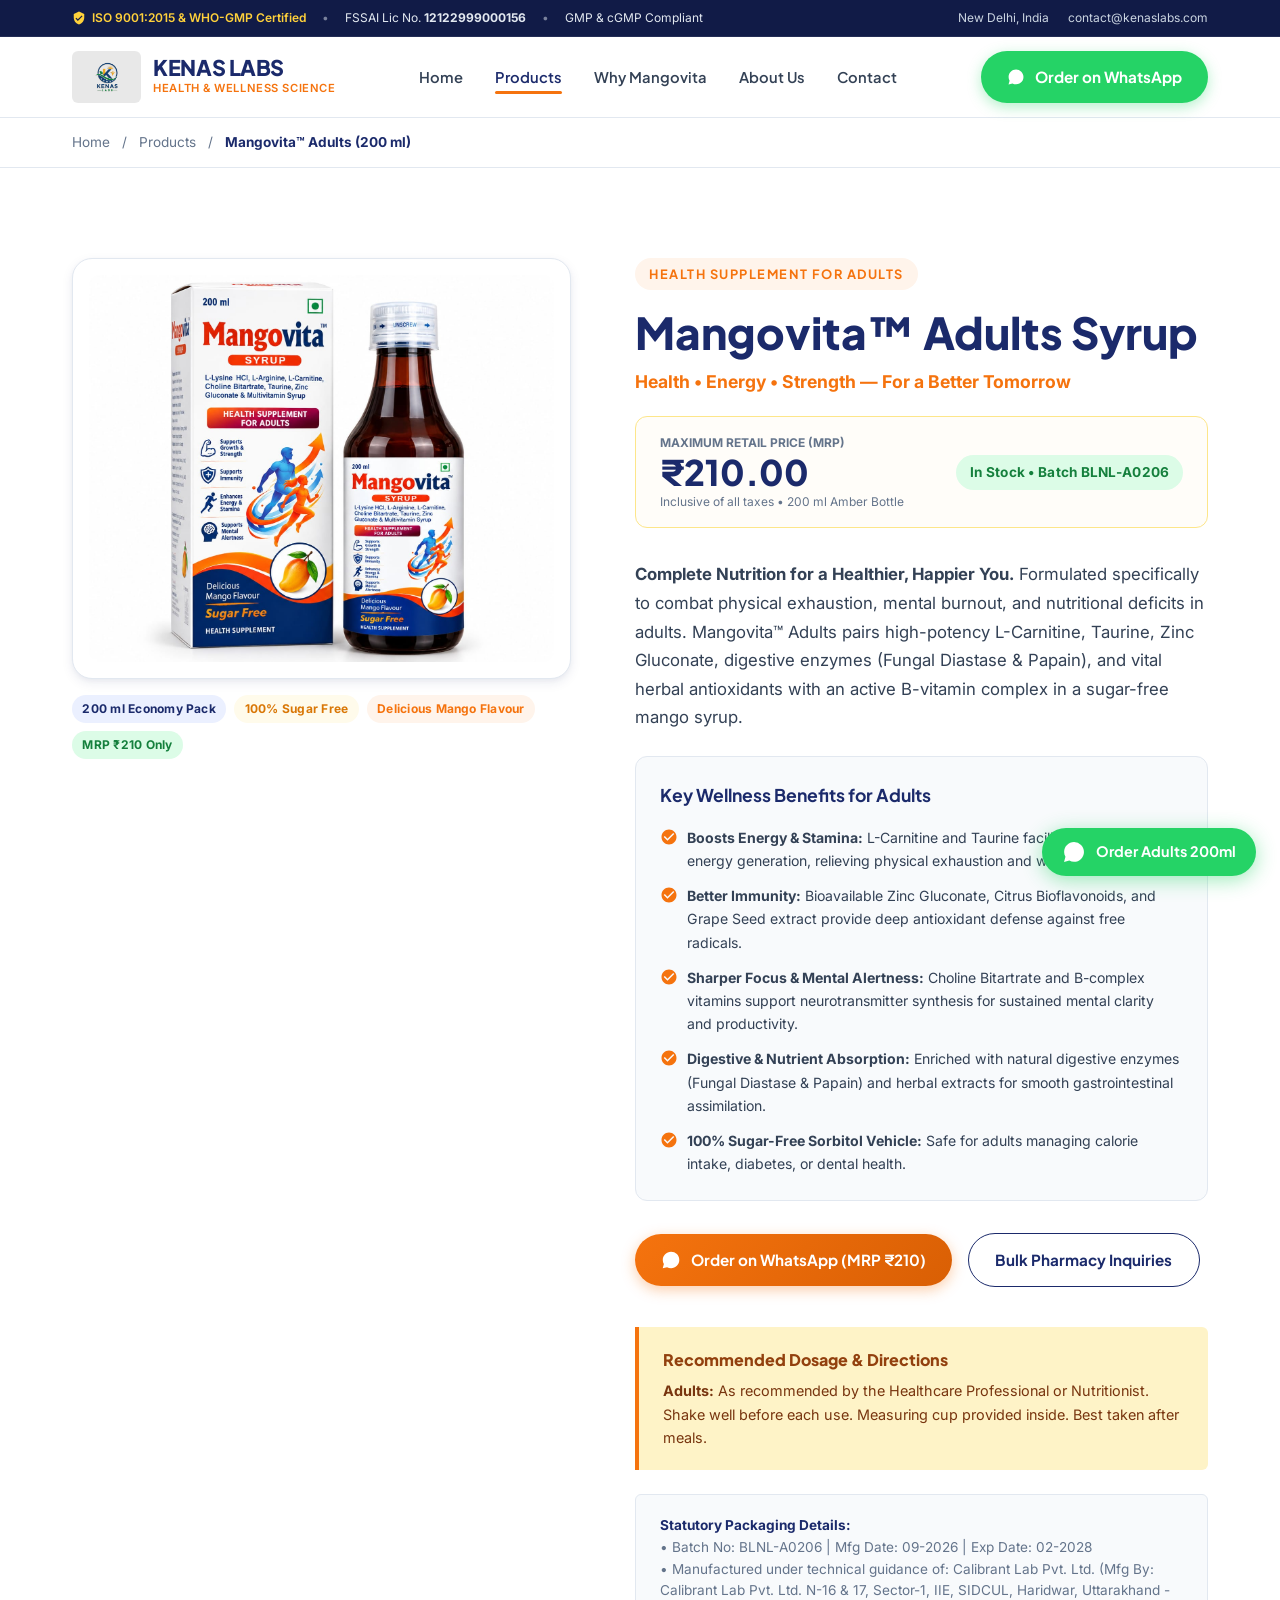
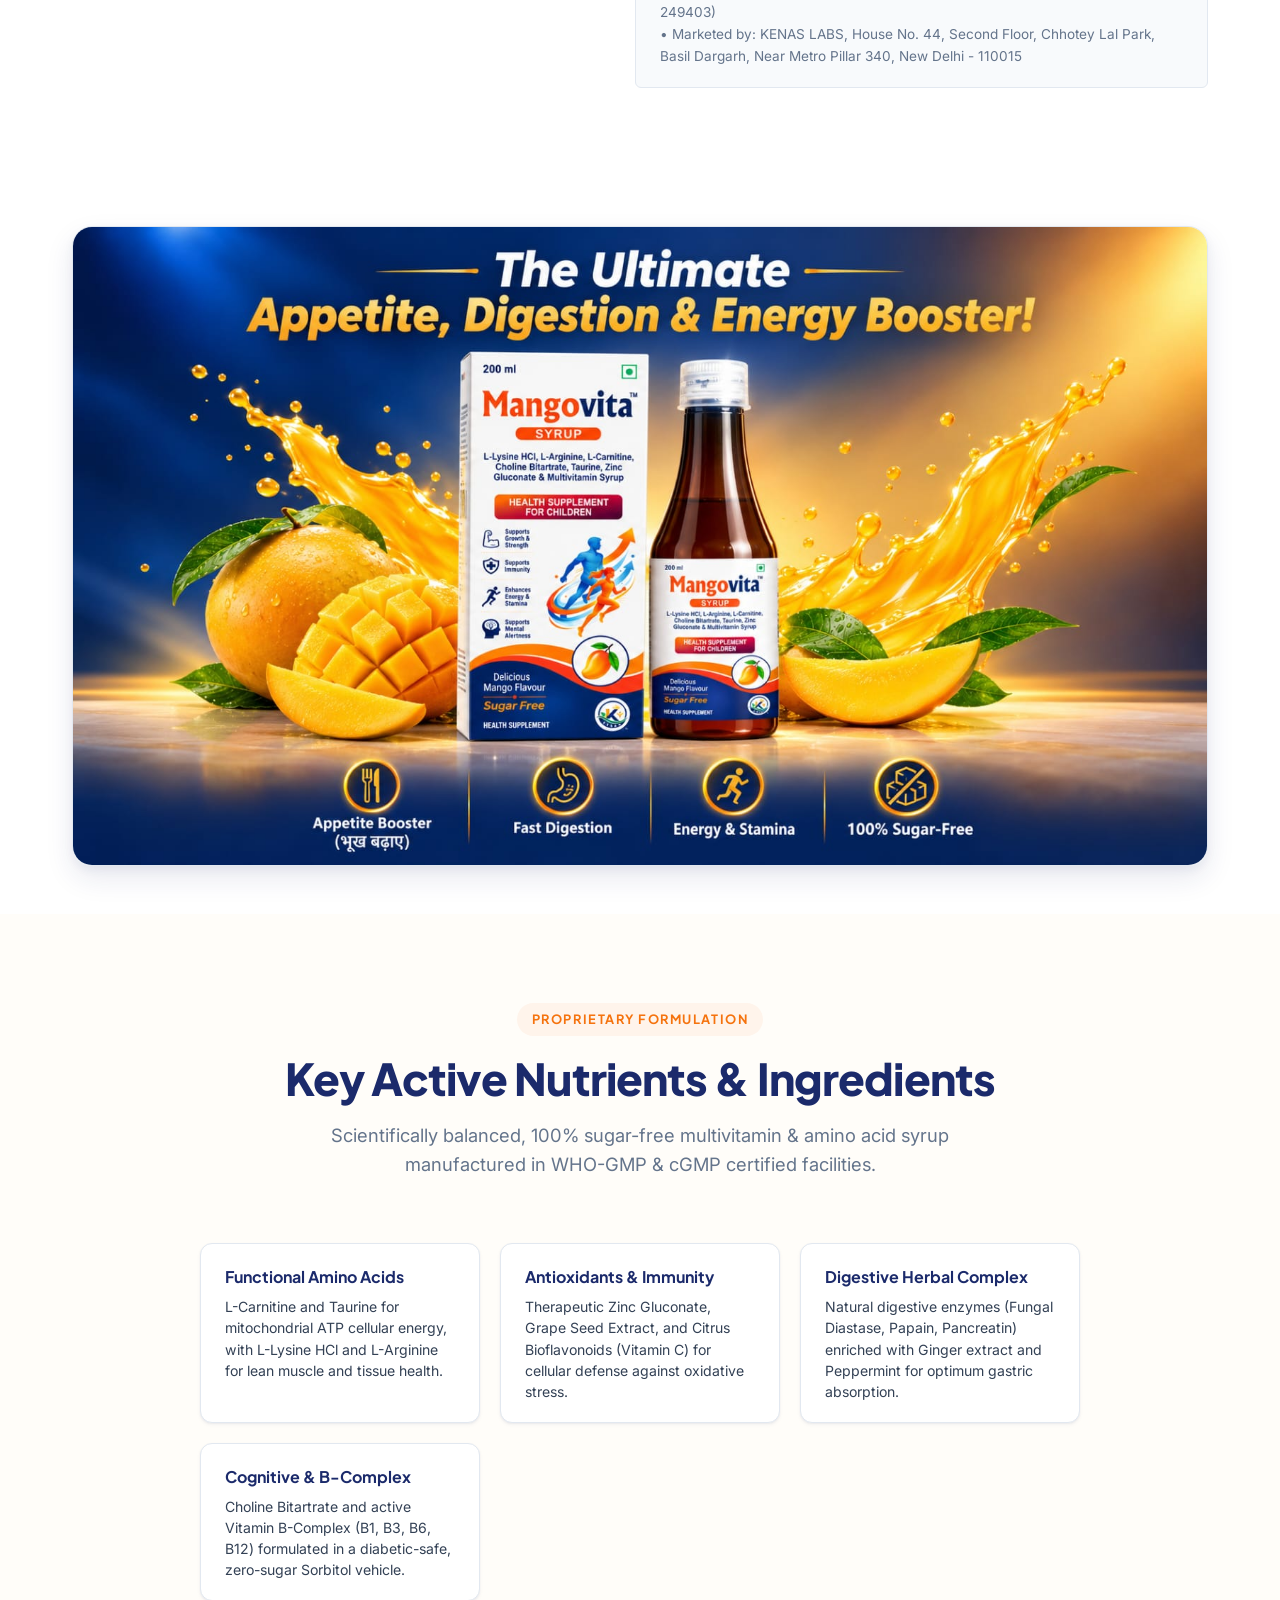
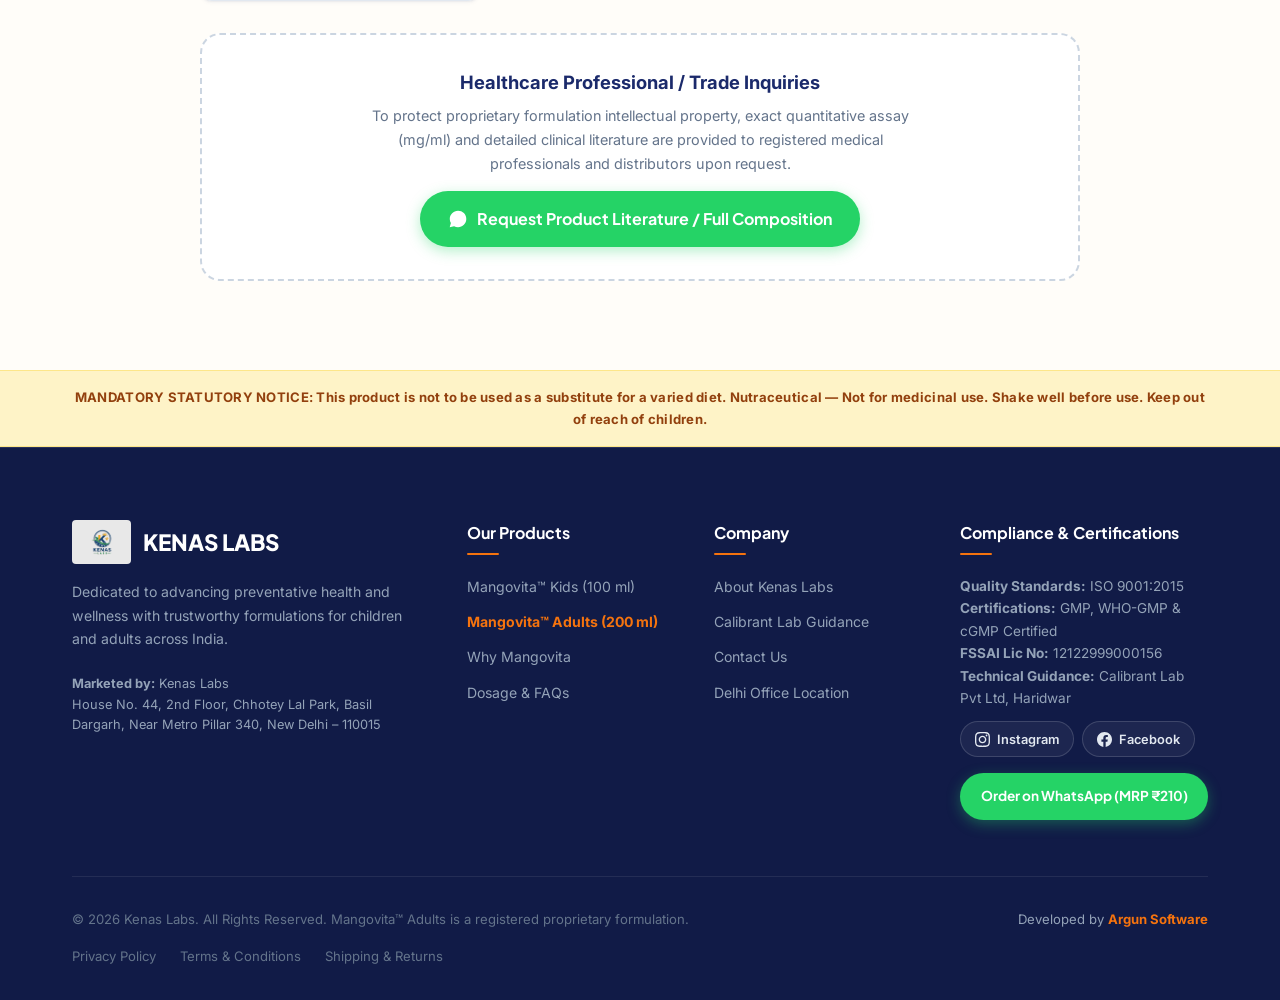
<file: mangovita-adults.html>
<!DOCTYPE html>
<html lang="en">
<head>
  <meta charset="UTF-8" />
  <meta name="viewport" content="width=device-width, initial-scale=1.0" />
  <title>Mangovita™ Adults Syrup (200 ml) — MRP ₹210 | Multivitamin &amp; Stamina | Kenas Labs</title>
  <meta name="description" content="Mangovita Adults 200ml Syrup by Kenas Labs — Sugar-free multivitamin &amp; amino acid syrup with L-Carnitine, Taurine, Zinc Gluconate, Digestive Enzymes &amp; B-Complex. MRP ₹210." />
  <link rel="canonical" href="https://kenaslabs.com/mangovita-adults.html" />

  <!-- Open Graph -->
  <meta property="og:type" content="product" />
  <meta property="og:title" content="Mangovita™ Adults Syrup (200 ml) — MRP ₹210 | Kenas Labs" />
  <meta property="og:description" content="Sugar-free, delicious mango multivitamin &amp; amino acid syrup for active adults. Boosts stamina, immunity and mental alertness." />
  <meta property="og:image" content="assets/images/mangovita-adults-hero.png" />
  <meta property="og:url" content="https://kenaslabs.com/mangovita-adults.html" />

  <!-- Favicon -->
  <link rel="icon" type="image/jpeg" href="assets/images/kenas-logo.jpg" />

  <!-- Stylesheet -->
  <link rel="stylesheet" href="assets/css/style.css?v=2.2" />

  <!-- LLM Context / Generative Engine Optimization (llms.txt) -->
  <link rel="alternate" type="text/markdown" href="https://kenaslabs.com/llms.txt" title="LLM Context" />

  <!-- Schema.org JSON-LD -->
  <script type="application/ld+json">
  {
    "@context": "https://schema.org",
    "@type": "Product",
    "name": "Mangovita™ Adults Syrup (200 ml)",
    "alternateName": [
      "Mangovita Adults",
      "Mangovita Multivitamin Syrup",
      "Mangovita 200ml",
      "Mangovita Stamina Syrup",
      "Kenas Labs Mangovita Adults"
    ],
    "image": "https://kenaslabs.com/assets/images/mangovita-adults-hero.png",
    "description": "Comprehensive daily multivitamin, amino acid & antioxidant syrup for adults promoting stamina, energy and immunity. Sugar-free mango flavour on diabetic-safe sorbitol base. MRP ₹210.",
    "brand": {
      "@type": "Brand",
      "name": "Mangovita"
    },
    "manufacturer": {
      "@type": "Organization",
      "name": "Kenas Labs",
      "url": "https://kenaslabs.com/",
      "sameAs": [
        "https://www.instagram.com/kenash100?jplx=ejBpZjk0dmU2bG1z",
        "https://www.facebook.com/kenaslabs"
      ]
    },
    "award": "ISO 9001:2015, WHO-GMP, GMP & cGMP Certified",
    "category": "Health Supplement / Nutraceutical",
    "isProprietary": true,
    "offers": {
      "@type": "Offer",
      "price": "210.00",
      "priceCurrency": "INR",
      "availability": "https://schema.org/InStock",
      "url": "https://kenaslabs.com/mangovita-adults.html"
    }
  }
  </script>
</head>
<body>

  <!-- Top Compliance Bar -->
  <div class="topbar">
    <div class="container topbar-content">
      <div class="topbar-left">
        <span class="topbar-badge">
          <svg width="14" height="14" viewBox="0 0 24 24" fill="currentColor"><path d="M12 1L3 5v6c0 5.55 3.84 10.74 9 12 5.16-1.26 9-6.45 9-12V5l-9-4zm-2 16l-4-4 1.41-1.41L10 14.17l6.59-6.59L18 9l-8 8z"/></svg>
          ISO 9001:2015 &amp; WHO-GMP Certified
        </span>
        <span style="opacity: 0.5;">•</span>
        <span>FSSAI Lic No. <strong>12122999000156</strong></span>
        <span style="opacity: 0.5;">•</span>
        <span>GMP &amp; cGMP Compliant</span>
      </div>
      <div class="topbar-right">
        <a href="contact.html">New Delhi, India</a>
        <a href="mailto:contact@kenaslabs.com">contact@kenaslabs.com</a>
      </div>
    </div>
  </div>

  <!-- Header -->
  <header class="header">
    <div class="container header-inner">
      <a href="index.html" class="brand-logo-wrap" aria-label="Kenas Labs Home">
        <img src="assets/images/kenas-logo.jpg" alt="Kenas Labs Logo" class="brand-logo-img" />
        <div class="brand-name-group">
          <span class="brand-title">KENAS LABS</span>
          <span class="brand-tag">Health &amp; Wellness Science</span>
        </div>
      </a>

      <nav class="nav-menu">
        <a href="index.html" class="nav-link">Home</a>
        <div class="nav-dropdown">
          <a href="index.html#products" class="nav-link active dropdown-toggle">Products</a>
          <div class="nav-dropdown-menu">
            <a href="mangovita-kids.html" class="dropdown-item">
              <div>
                <div class="dropdown-item-title">Mangovita™ Kids (100 ml)</div>
                <div class="dropdown-item-desc">Growth, Immunity &amp; Appetite</div>
              </div>
            </a>
            <a href="mangovita-adults.html" class="dropdown-item">
              <div>
                <div class="dropdown-item-title" style="color: var(--accent-orange);">Mangovita™ Adults (200 ml)</div>
                <div class="dropdown-item-desc">Energy, Stamina &amp; Strength (₹210)</div>
              </div>
            </a>
          </div>
        </div>
        <a href="index.html#benefits" class="nav-link">Why Mangovita</a>
        <a href="about.html" class="nav-link">About Us</a>
        <a href="contact.html" class="nav-link">Contact</a>
      </nav>

      <div class="header-actions">
        <button class="btn btn-whatsapp" data-wa-order="Mangovita Adults (200 ml) - MRP Rs. 210">
          <svg width="18" height="18" viewBox="0 0 24 24" fill="currentColor"><path d="M12.04 2c-5.46 0-9.91 4.45-9.91 9.91 0 1.75.46 3.45 1.32 4.95L2.05 22l5.25-1.38c1.45.79 3.08 1.21 4.74 1.21 5.46 0 9.91-4.45 9.91-9.91 0-2.65-1.03-5.14-2.9-7.01A9.816 9.816 0 0 0 12.04 2z"/></svg>
          <span>Order on WhatsApp</span>
        </button>
        <button class="hamburger" aria-label="Toggle navigation menu" aria-expanded="false">
          <span></span><span></span><span></span>
        </button>
      </div>
    </div>
  </header>

  <!-- Product Breadcrumb -->
  <div style="background: #FFFFFF; border-bottom: 1px solid var(--border-color); padding: 0.85rem 0;">
    <div class="container" style="font-size: 0.85rem; color: var(--text-muted);">
      <a href="index.html" style="color: var(--text-muted);">Home</a>
      <span style="margin: 0 0.5rem;">/</span>
      <a href="index.html#products" style="color: var(--text-muted);">Products</a>
      <span style="margin: 0 0.5rem;">/</span>
      <span style="color: var(--primary-navy); font-weight: 700;">Mangovita™ Adults (200 ml)</span>
    </div>
  </div>

  <!-- Product Detail Section -->
  <section class="section section-bg-white">
    <div class="container product-detail-grid">
      
      <!-- Product Visual Showcase -->
      <div class="product-gallery">
        <div class="gallery-main-view" style="padding: 1rem; text-align: center;">
          <img src="assets/images/mangovita-adults-packshot.jpg" alt="Mangovita Adults 200ml Syrup Packaging and Bottle" id="mainProductImage" style="border-radius: 12px; width: 100%; max-height: 480px; object-fit: contain;" />
        </div>
        <div class="gallery-badges">
          <span class="badge badge-navy">200 ml Economy Pack</span>
          <span class="badge badge-gold">100% Sugar Free</span>
          <span class="badge badge-orange">Delicious Mango Flavour</span>
          <span class="badge badge-green">MRP ₹210 Only</span>
        </div>
      </div>

      <!-- Product Information Panel -->
      <div class="product-info-panel">
        <span class="eyebrow">Health Supplement for Adults</span>
        <h1>Mangovita™ Adults Syrup</h1>
        <div class="subtitle">Health • Energy • Strength — For a Better Tomorrow</div>

        <!-- Price Callout Banner -->
        <div class="product-price-bar">
          <div>
            <div style="font-size: 0.75rem; color: var(--text-muted); text-transform: uppercase; font-weight: 700;">Maximum Retail Price (MRP)</div>
            <div style="font-family: var(--font-heading); font-size: 2.2rem; font-weight: 800; color: var(--primary-navy); line-height: 1.1;">
              ₹210.00
            </div>
            <div style="font-size: 0.75rem; color: #64748B;">Inclusive of all taxes • 200 ml Amber Bottle</div>
          </div>
          <div style="margin-left: auto; text-align: right;">
            <span class="badge badge-green" style="font-size: 0.85rem; padding: 0.4rem 0.85rem;">In Stock • Batch BLNL-A0206</span>
          </div>
        </div>

        <p style="font-size: 1.05rem; color: var(--text-body); line-height: 1.7; margin-bottom: 1.5rem;">
          <strong>Complete Nutrition for a Healthier, Happier You.</strong> Formulated specifically to combat physical exhaustion, mental burnout, and nutritional deficits in adults. Mangovita™ Adults pairs high-potency L-Carnitine, Taurine, Zinc Gluconate, digestive enzymes (Fungal Diastase &amp; Papain), and vital herbal antioxidants with an active B-vitamin complex in a sugar-free mango syrup.
        </p>

        <!-- Core Physiological Benefits -->
        <div style="background: var(--bg-page); border: 1px solid var(--border-color); border-radius: var(--radius-md); padding: 1.5rem; margin-bottom: 2rem;">
          <h4 style="font-family: var(--font-heading); font-size: 1.1rem; color: var(--primary-navy); margin-bottom: 1rem;">
            Key Wellness Benefits for Adults
          </h4>
          <ul style="display: flex; flex-direction: column; gap: 0.75rem;">
            <li class="benefit-bullet">
              <svg width="18" height="18" viewBox="0 0 24 24" fill="currentColor"><path d="M12 2C6.48 2 2 6.48 2 12s4.48 10 10 10 10-4.48 10-10S17.52 2 12 2zm-2 15l-5-5 1.41-1.41L10 14.17l7.59-7.59L19 8l-9 9z"/></svg>
              <span><strong>Boosts Energy &amp; Stamina:</strong> L-Carnitine and Taurine facilitate cellular ATP energy generation, relieving physical exhaustion and workday fatigue.</span>
            </li>
            <li class="benefit-bullet">
              <svg width="18" height="18" viewBox="0 0 24 24" fill="currentColor"><path d="M12 2C6.48 2 2 6.48 2 12s4.48 10 10 10 10-4.48 10-10S17.52 2 12 2zm-2 15l-5-5 1.41-1.41L10 14.17l7.59-7.59L19 8l-9 9z"/></svg>
              <span><strong>Better Immunity:</strong> Bioavailable Zinc Gluconate, Citrus Bioflavonoids, and Grape Seed extract provide deep antioxidant defense against free radicals.</span>
            </li>
            <li class="benefit-bullet">
              <svg width="18" height="18" viewBox="0 0 24 24" fill="currentColor"><path d="M12 2C6.48 2 2 6.48 2 12s4.48 10 10 10 10-4.48 10-10S17.52 2 12 2zm-2 15l-5-5 1.41-1.41L10 14.17l7.59-7.59L19 8l-9 9z"/></svg>
              <span><strong>Sharper Focus &amp; Mental Alertness:</strong> Choline Bitartrate and B-complex vitamins support neurotransmitter synthesis for sustained mental clarity and productivity.</span>
            </li>
            <li class="benefit-bullet">
              <svg width="18" height="18" viewBox="0 0 24 24" fill="currentColor"><path d="M12 2C6.48 2 2 6.48 2 12s4.48 10 10 10 10-4.48 10-10S17.52 2 12 2zm-2 15l-5-5 1.41-1.41L10 14.17l7.59-7.59L19 8l-9 9z"/></svg>
              <span><strong>Digestive &amp; Nutrient Absorption:</strong> Enriched with natural digestive enzymes (Fungal Diastase &amp; Papain) and herbal extracts for smooth gastrointestinal assimilation.</span>
            </li>
            <li class="benefit-bullet">
              <svg width="18" height="18" viewBox="0 0 24 24" fill="currentColor"><path d="M12 2C6.48 2 2 6.48 2 12s4.48 10 10 10 10-4.48 10-10S17.52 2 12 2zm-2 15l-5-5 1.41-1.41L10 14.17l7.59-7.59L19 8l-9 9z"/></svg>
              <span><strong>100% Sugar-Free Sorbitol Vehicle:</strong> Safe for adults managing calorie intake, diabetes, or dental health.</span>
            </li>
          </ul>
        </div>

        <!-- Buy / Enquiry CTA Strip -->
        <div class="product-detail-actions">
          <button class="btn btn-primary" data-wa-order="Mangovita Adults (200 ml) - MRP Rs. 210">
            <svg width="20" height="20" viewBox="0 0 24 24" fill="currentColor"><path d="M12.04 2c-5.46 0-9.91 4.45-9.91 9.91 0 1.75.46 3.45 1.32 4.95L2.05 22l5.25-1.38c1.45.79 3.08 1.21 4.74 1.21 5.46 0 9.91-4.45 9.91-9.91 0-2.65-1.03-5.14-2.9-7.01A9.816 9.816 0 0 0 12.04 2z"/></svg>
            <span>Order on WhatsApp (MRP ₹210)</span>
          </button>
          <a href="contact.html" class="btn btn-outline">
            <span>Bulk Pharmacy Inquiries</span>
          </a>
        </div>

        <!-- Dosage & Administration Box -->
        <div class="dosage-box">
          <h4>Recommended Dosage &amp; Directions</h4>
          <p>
            <strong>Adults:</strong> As recommended by the Healthcare Professional or Nutritionist.<br />
            Shake well before each use. Measuring cup provided inside. Best taken after meals.
          </p>
        </div>

        <!-- Manufacturing & Batch Details -->
        <div style="background: #F8FAFC; border: 1px solid var(--border-color); padding: 1.25rem 1.5rem; border-radius: var(--radius-sm); margin-bottom: 2rem; font-size: 0.85rem; color: var(--text-muted); line-height: 1.6;">
          <strong style="color: var(--primary-navy);">Statutory Packaging Details:</strong><br />
          • Batch No: BLNL-A0206 | Mfg Date: 09-2026 | Exp Date: 02-2028<br />
          • Manufactured under technical guidance of: Calibrant Lab Pvt. Ltd. (Mfg By: Calibrant Lab Pvt. Ltd. N-16 &amp; 17, Sector-1, IIE, SIDCUL, Haridwar, Uttarakhand - 249403)<br />
          • Marketed by: KENAS LABS, House No. 44, Second Floor, Chhotey Lal Park, Basil Dargarh, Near Metro Pillar 340, New Delhi - 110015
        </div>

      </div>
    </div>
  </section>

  <!-- Visual Campaign Banner -->
  <section class="section section-bg-white" style="padding: 1rem 0 3rem;">
    <div class="container">
      <div style="border-radius: var(--radius-lg); overflow: hidden; box-shadow: var(--shadow-lg); border: 1px solid var(--border-color);">
        <img src="assets/images/mangovita-banner-ultimate.jpg" alt="Mangovita Adults - The Ultimate Appetite, Digestion &amp; Energy Booster" style="width: 100%; display: block;" />
      </div>
    </div>
  </section>

  <!-- Proprietary Active Nutrients & Request Literature -->
  <section class="section section-bg-warm" id="composition">
    <div class="container">
      <div class="section-header">
        <span class="eyebrow">Proprietary Formulation</span>
        <h2 class="section-title">Key Active Nutrients &amp; Ingredients</h2>
        <p class="section-subtitle">
          Scientifically balanced, 100% sugar-free multivitamin &amp; amino acid syrup manufactured in WHO-GMP &amp; cGMP certified facilities.
        </p>
      </div>

      <div style="max-width: 880px; margin: 0 auto; text-align: center;">
        <!-- Formulation Highlights Grid -->
        <div style="display: grid; grid-template-columns: repeat(auto-fit, minmax(240px, 1fr)); gap: 1.25rem; margin-bottom: 2rem; text-align: left;">
          <div style="background: #ffffff; padding: 1.25rem 1.5rem; border-radius: var(--radius-md); border: 1px solid var(--border-color); box-shadow: var(--shadow-sm);">
            <div style="font-family: var(--font-heading); font-weight: 700; color: var(--primary-navy); margin-bottom: 0.35rem;">Functional Amino Acids</div>
            <p style="font-size: 0.88rem; color: var(--text-body); margin: 0; line-height: 1.5;">L-Carnitine and Taurine for mitochondrial ATP cellular energy, with L-Lysine HCl and L-Arginine for lean muscle and tissue health.</p>
          </div>
          <div style="background: #ffffff; padding: 1.25rem 1.5rem; border-radius: var(--radius-md); border: 1px solid var(--border-color); box-shadow: var(--shadow-sm);">
            <div style="font-family: var(--font-heading); font-weight: 700; color: var(--primary-navy); margin-bottom: 0.35rem;">Antioxidants &amp; Immunity</div>
            <p style="font-size: 0.88rem; color: var(--text-body); margin: 0; line-height: 1.5;">Therapeutic Zinc Gluconate, Grape Seed Extract, and Citrus Bioflavonoids (Vitamin C) for cellular defense against oxidative stress.</p>
          </div>
          <div style="background: #ffffff; padding: 1.25rem 1.5rem; border-radius: var(--radius-md); border: 1px solid var(--border-color); box-shadow: var(--shadow-sm);">
            <div style="font-family: var(--font-heading); font-weight: 700; color: var(--primary-navy); margin-bottom: 0.35rem;">Digestive Herbal Complex</div>
            <p style="font-size: 0.88rem; color: var(--text-body); margin: 0; line-height: 1.5;">Natural digestive enzymes (Fungal Diastase, Papain, Pancreatin) enriched with Ginger extract and Peppermint for optimum gastric absorption.</p>
          </div>
          <div style="background: #ffffff; padding: 1.25rem 1.5rem; border-radius: var(--radius-md); border: 1px solid var(--border-color); box-shadow: var(--shadow-sm);">
            <div style="font-family: var(--font-heading); font-weight: 700; color: var(--primary-navy); margin-bottom: 0.35rem;">Cognitive &amp; B-Complex</div>
            <p style="font-size: 0.88rem; color: var(--text-body); margin: 0; line-height: 1.5;">Choline Bitartrate and active Vitamin B-Complex (B1, B3, B6, B12) formulated in a diabetic-safe, zero-sugar Sorbitol vehicle.</p>
          </div>
        </div>

        <!-- Request Full Composition CTA Card -->
        <div style="background: #ffffff; border: 2px dashed #CBD5E1; border-radius: var(--radius-lg); padding: 2rem 1.5rem; display: flex; flex-direction: column; align-items: center; gap: 1rem;">
          <div style="max-width: 560px;">
            <h4 style="color: var(--primary-navy); margin-bottom: 0.4rem; font-size: 1.15rem;">Healthcare Professional / Trade Inquiries</h4>
            <p style="font-size: 0.9rem; color: var(--text-muted); margin: 0;">To protect proprietary formulation intellectual property, exact quantitative assay (mg/ml) and detailed clinical literature are provided to registered medical professionals and distributors upon request.</p>
          </div>
          <a href="https://wa.me/919507025598?text=Hello%20Kenas%20Labs%2C%20I%20would%20like%20to%20request%20the%20complete%20product%20literature%20and%20composition%20details%20for%20Mangovita%20Adults." target="_blank" rel="noopener noreferrer" class="btn btn-whatsapp" style="font-size: 1rem; padding: 0.9rem 1.75rem;">
            <svg width="20" height="20" viewBox="0 0 24 24" fill="currentColor"><path d="M12.04 2c-5.46 0-9.91 4.45-9.91 9.91 0 1.75.46 3.45 1.32 4.95L2.05 22l5.25-1.38c1.45.79 3.08 1.21 4.74 1.21 5.46 0 9.91-4.45 9.91-9.91 0-2.65-1.03-5.14-2.9-7.01A9.816 9.816 0 0 0 12.04 2z"/></svg>
            <span>Request Product Literature / Full Composition</span>
          </a>
        </div>
      </div>
    </div>
  </section>

  <!-- Mandatory Compliance Banner -->
  <div class="compliance-banner">
    <div class="container">
      <p class="compliance-text">
        MANDATORY STATUTORY NOTICE: This product is not to be used as a substitute for a varied diet. Nutraceutical — Not for medicinal use. Shake well before use. Keep out of reach of children.
      </p>
    </div>
  </div>

  <!-- Footer -->
  <footer class="footer">
    <div class="container">
      <div class="footer-grid">
        <div class="footer-brand">
          <div style="display: flex; align-items: center; gap: 0.75rem; margin-bottom: 1rem;">
            <img src="assets/images/kenas-logo.jpg" alt="Kenas Labs Logo" style="height: 44px; border-radius: 4px;" />
            <h4 style="margin: 0;">KENAS LABS</h4>
          </div>
          <p>
            Dedicated to advancing preventative health and wellness with trustworthy formulations for children and adults across India.
          </p>
          <div style="font-size: 0.8rem; color: #94A3B8; line-height: 1.6;">
            <strong>Marketed by:</strong> Kenas Labs<br />
            House No. 44, 2nd Floor, Chhotey Lal Park, Basil Dargarh, Near Metro Pillar 340, New Delhi – 110015
          </div>
        </div>

        <div>
          <h5 class="footer-col-title">Our Products</h5>
          <div class="footer-links">
            <a href="mangovita-kids.html">Mangovita™ Kids (100 ml)</a>
            <a href="mangovita-adults.html" style="color: var(--accent-orange); font-weight: 700;">Mangovita™ Adults (200 ml)</a>
            <a href="index.html#benefits">Why Mangovita</a>
            <a href="index.html#faq">Dosage &amp; FAQs</a>
          </div>
        </div>

        <div>
          <h5 class="footer-col-title">Company</h5>
          <div class="footer-links">
            <a href="about.html">About Kenas Labs</a>
            <a href="about.html#partner">Calibrant Lab Guidance</a>
            <a href="contact.html">Contact Us</a>
            <a href="contact.html#map">Delhi Office Location</a>
          </div>
        </div>

        <div>
          <h5 class="footer-col-title">Compliance &amp; Certifications</h5>
          <p style="font-size: 0.85rem; color: #94A3B8; margin-bottom: 0.75rem;">
            <strong>Quality Standards:</strong> ISO 9001:2015<br />
            <strong>Certifications:</strong> GMP, WHO-GMP &amp; cGMP Certified<br />
            <strong>FSSAI Lic No:</strong> 12122999000156<br />
            <strong>Technical Guidance:</strong> Calibrant Lab Pvt Ltd, Haridwar
          </p>
          <div style="display: flex; gap: 0.5rem; margin-bottom: 1rem; flex-wrap: wrap;">
            <a href="https://www.instagram.com/kenash100?jplx=ejBpZjk0dmU2bG1z" target="_blank" rel="noopener noreferrer" class="social-btn social-instagram" aria-label="Kenas Labs Instagram">
              <svg width="15" height="15" viewBox="0 0 24 24" fill="currentColor"><path d="M12 2.163c3.204 0 3.584.012 4.85.07 3.252.148 4.771 1.691 4.919 4.919.058 1.265.069 1.645.069 4.849 0 3.205-.012 3.584-.069 4.849-.149 3.225-1.664 4.771-4.919 4.919-1.266.058-1.644.07-4.85.07-3.204 0-3.584-.012-4.849-.07-3.26-.149-4.771-1.699-4.919-4.92-.058-1.265-.07-1.644-.07-4.849 0-3.204.013-3.583.07-4.849.149-3.227 1.664-4.771 4.919-4.919 1.266-.057 1.645-.069 4.849-.069zm0-2.163c-3.259 0-3.667.014-4.947.072-4.358.2-6.78 2.618-6.98 6.98-.059 1.281-.073 1.689-.073 4.948 0 3.259.014 3.668.072 4.948.2 4.358 2.618 6.78 6.98 6.98 1.281.058 1.689.072 4.948.072 3.259 0 3.668-.014 4.948-.072 4.354-.2 6.782-2.618 6.979-6.98.059-1.28.073-1.689.073-4.948 0-3.259-.014-3.667-.072-4.947-.196-4.354-2.617-6.78-6.979-6.98-1.281-.059-1.69-.073-4.949-.073zm0 5.838c-3.403 0-6.162 2.759-6.162 6.162s2.759 6.163 6.162 6.163 6.162-2.759 6.162-6.163c0-3.403-2.759-6.162-6.162-6.162zm0 10.162c-2.209 0-4-1.79-4-4 0-2.209 1.791-4 4-4s4 1.791 4 4c0 2.21-1.791 4-4 4zm6.406-11.845c-.796 0-1.441.645-1.441 1.44s.645 1.44 1.441 1.44c.795 0 1.439-.645 1.439-1.44s-.644-1.44-1.439-1.44z"/></svg>
              <span>Instagram</span>
            </a>
            <a href="https://www.facebook.com/kenaslabs" target="_blank" rel="noopener noreferrer" class="social-btn social-facebook" aria-label="Kenas Labs Facebook">
              <svg width="15" height="15" viewBox="0 0 24 24" fill="currentColor"><path d="M24 12.073c0-6.627-5.373-12-12-12s-12 5.373-12 12c0 5.99 4.388 10.954 10.125 11.854v-8.385H7.078v-3.47h3.047V9.43c0-3.007 1.792-4.669 4.533-4.669 1.312 0 2.686.235 2.686.235v2.953H15.83c-1.491 0-1.956.925-1.956 1.874v2.25h3.328l-.532 3.47h-2.796v8.385C19.612 23.027 24 18.062 24 12.073z"/></svg>
              <span>Facebook</span>
            </a>
          </div>
          <button class="btn btn-whatsapp" data-wa-order="Mangovita Adults 200ml Enquiry" style="width: 100%; font-size: 0.85rem; padding: 0.75rem 1rem;">
            <span>Order on WhatsApp (MRP ₹210)</span>
          </button>
        </div>
      </div>

      <div class="footer-bottom">
        <div>&copy; 2026 Kenas Labs. All Rights Reserved. Mangovita™ Adults is a registered proprietary formulation.</div>
        <div class="footer-dev-credit">
          Developed by <a href="https://argunsoftware.com" target="_blank" rel="noopener" title="Argun Software"><strong>Argun Software</strong></a>
        </div>
        <div class="footer-legal-links">
          <a href="privacy-policy.html">Privacy Policy</a>
          <a href="terms.html">Terms &amp; Conditions</a>
          <a href="shipping-policy.html">Shipping &amp; Returns</a>
        </div>
      </div>
    </div>
  </footer>

  <!-- Floating WhatsApp CTA Widget -->
  <a href="https://wa.me/919507025598?text=Hello%20Kenas%20Labs%2C%20I%20would%20like%20to%20order%20Mangovita%E2%84%A2%20Adults%20(200%20ml)%20at%20MRP%20Rs.%20210." target="_blank" rel="noopener noreferrer" class="whatsapp-floating" aria-label="Contact Kenas Labs on WhatsApp">
    <svg viewBox="0 0 24 24"><path d="M12.04 2c-5.46 0-9.91 4.45-9.91 9.91 0 1.75.46 3.45 1.32 4.95L2.05 22l5.25-1.38c1.45.79 3.08 1.21 4.74 1.21 5.46 0 9.91-4.45 9.91-9.91 0-2.65-1.03-5.14-2.9-7.01A9.816 9.816 0 0 0 12.04 2z"/></svg>
    <span>Order Adults 200ml</span>
  </a>

  <script src="assets/js/main.js?v=2.2"></script>
</body>
</html>
</file>
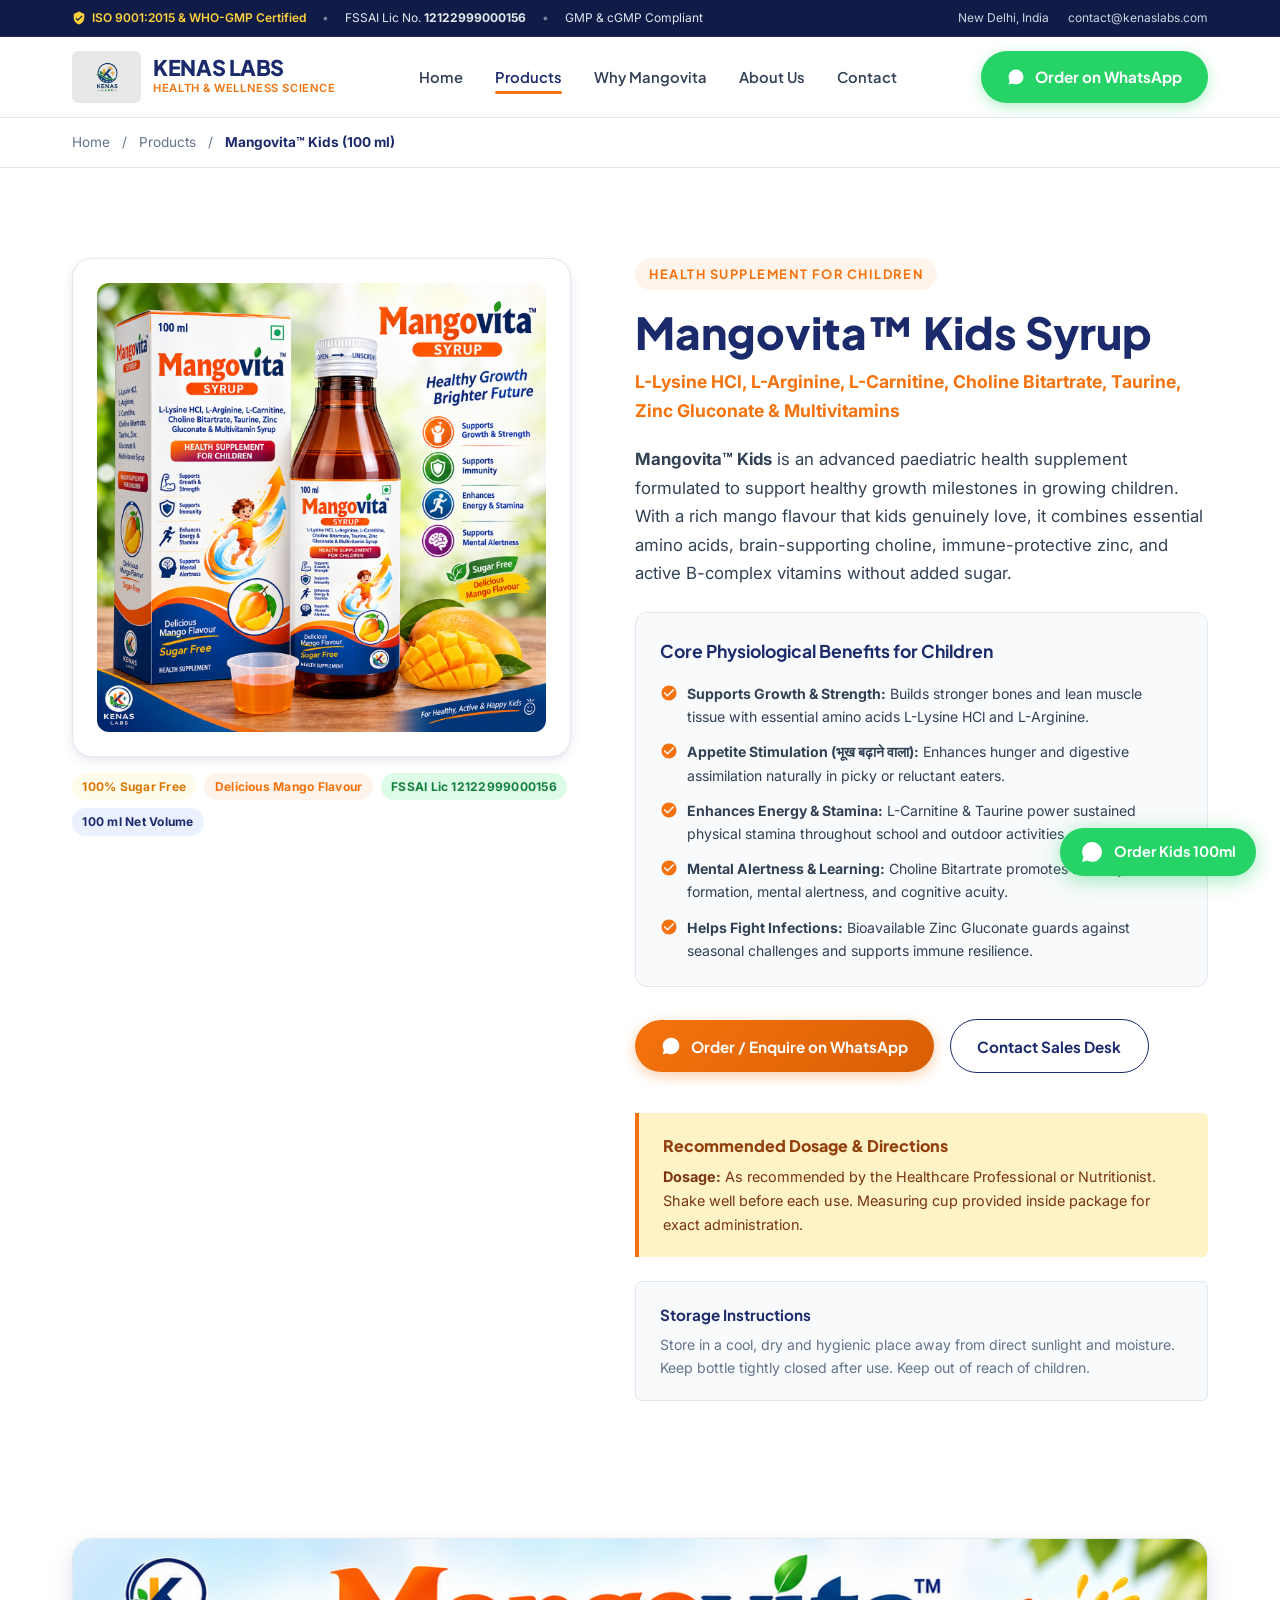
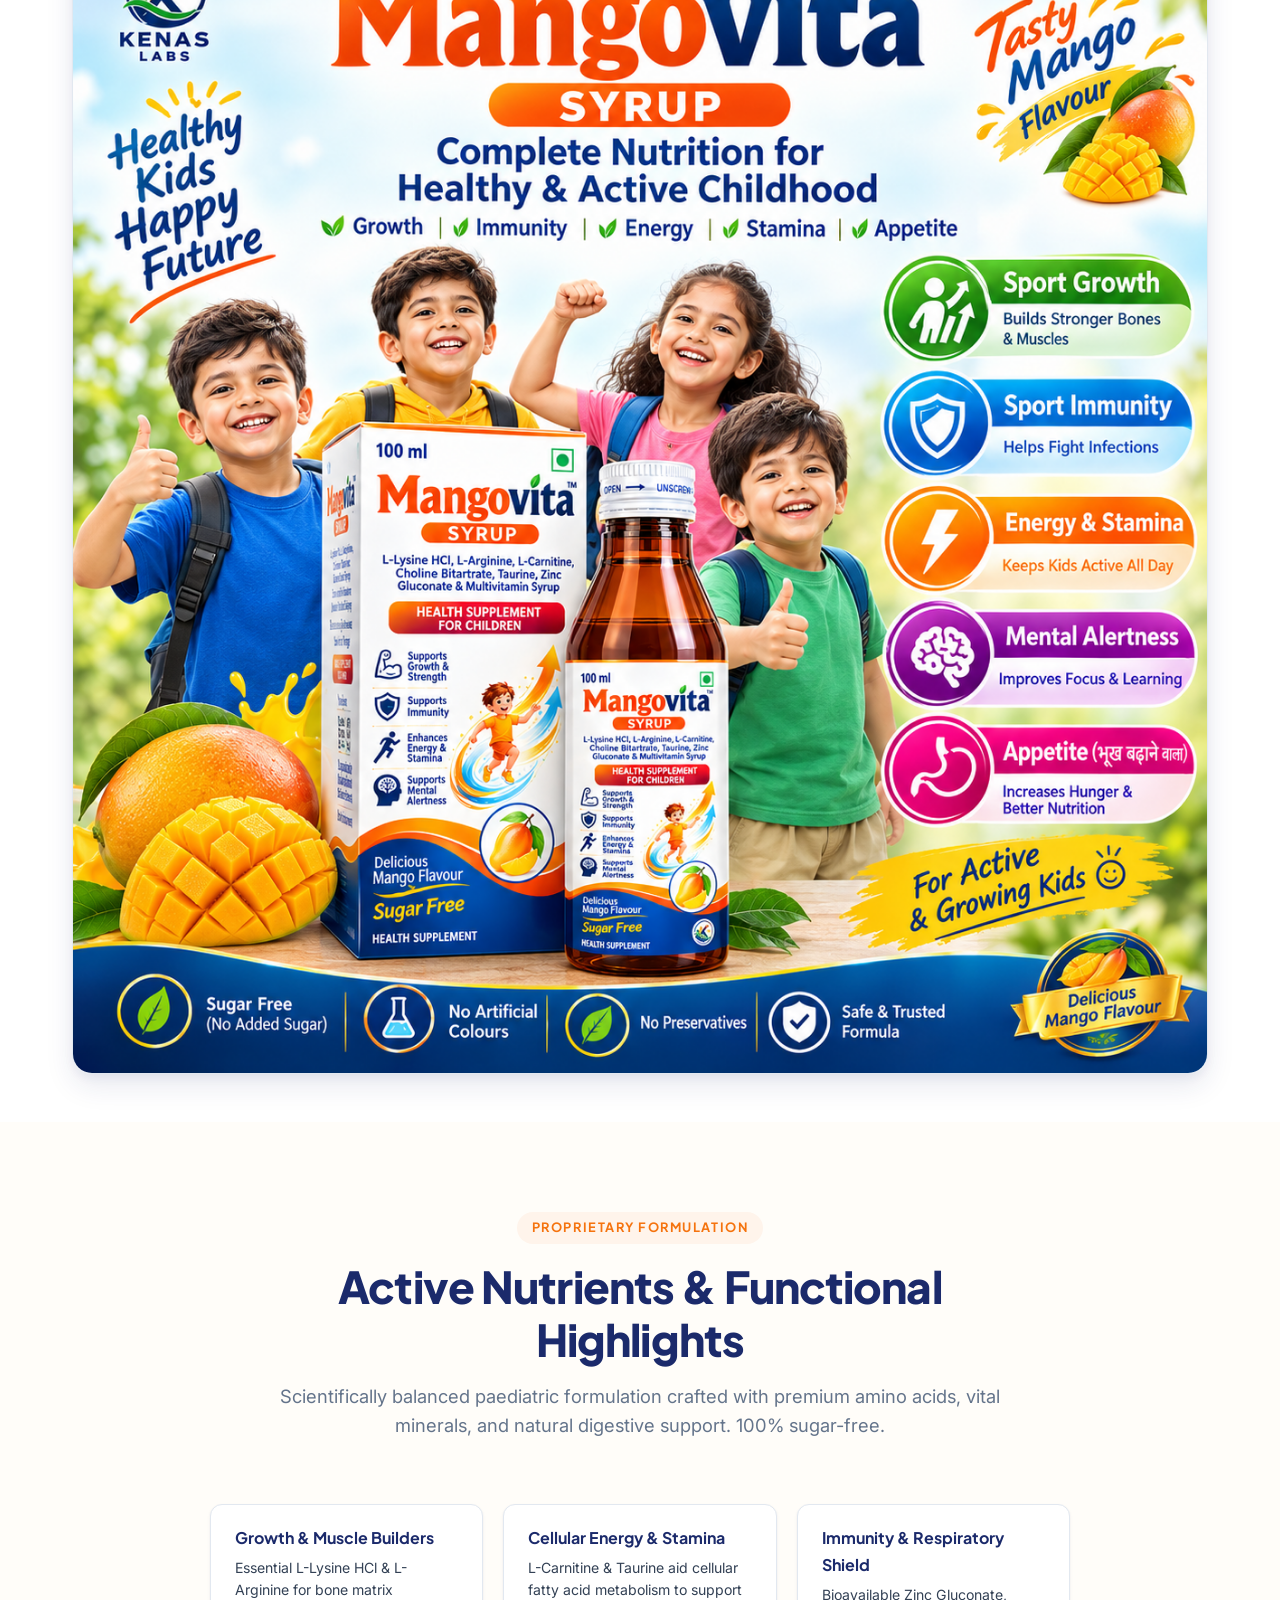
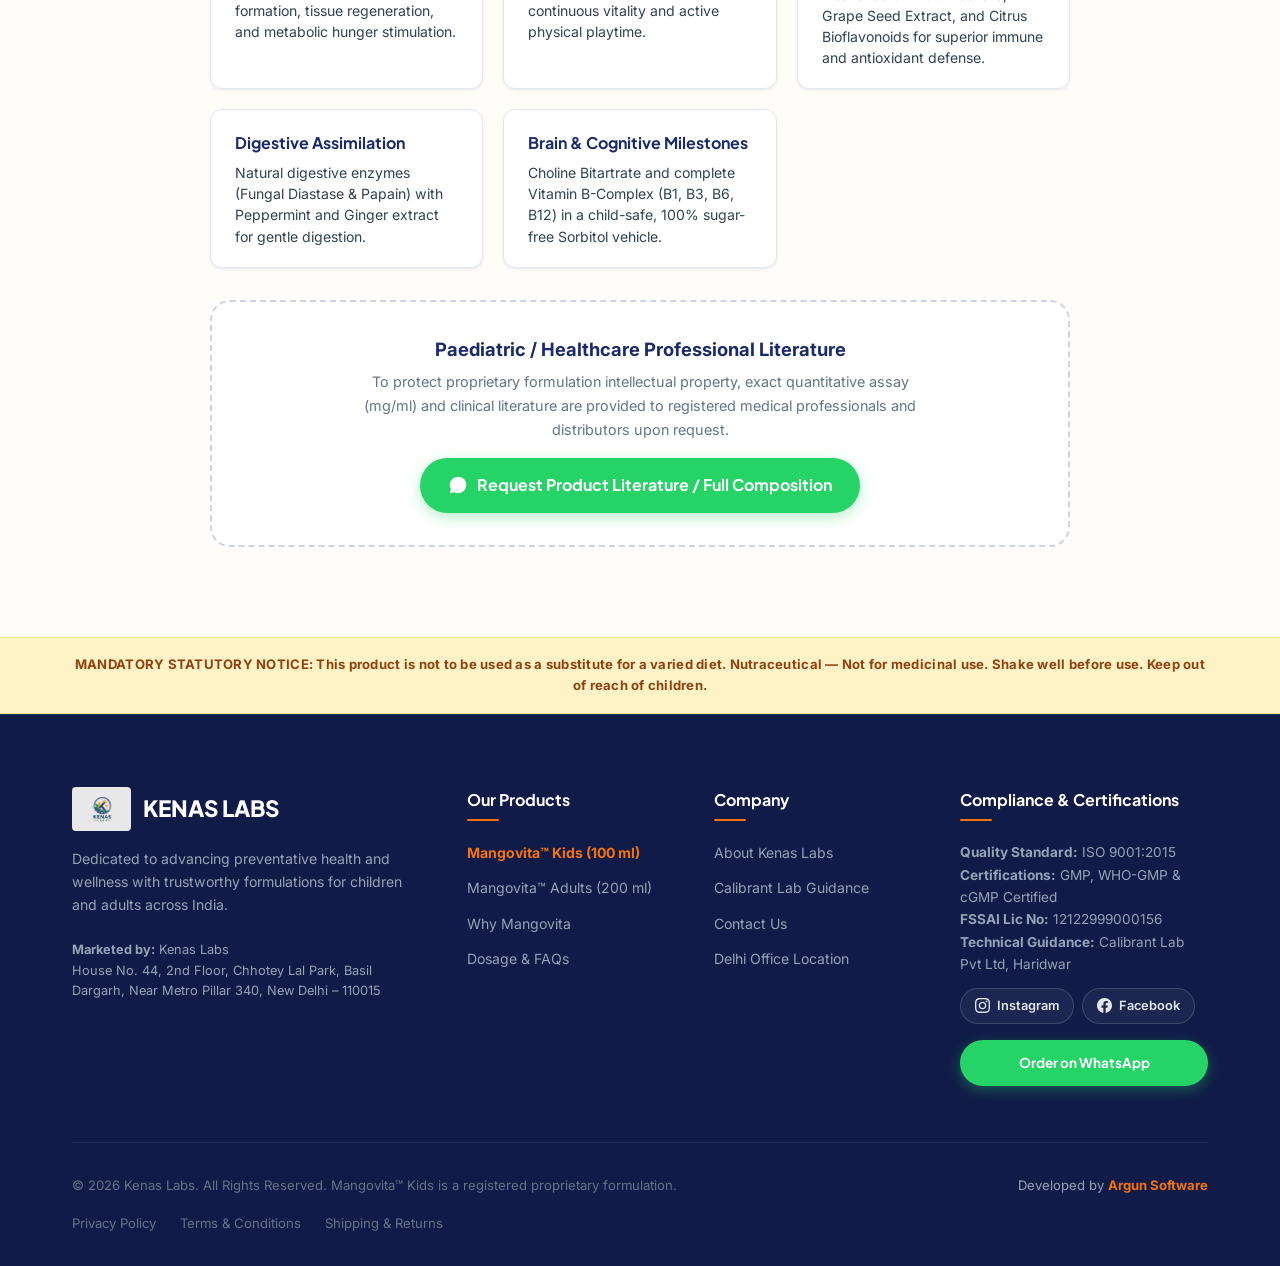
<file: mangovita-kids.html>
<!DOCTYPE html>
<html lang="en">
<head>
  <meta charset="UTF-8" />
  <meta name="viewport" content="width=device-width, initial-scale=1.0" />
  <title>Mangovita™ Kids Syrup (100 ml) — Sugar Free Multivitamin | Kenas Labs</title>
  <meta name="description" content="Mangovita Kids 100ml Syrup by Kenas Labs — L-Lysine HCl, L-Arginine, L-Carnitine, Choline, Taurine, Zinc Gluconate &amp; Multivitamins. Sugar-free mango flavour for growth, immunity &amp; appetite." />
  <link rel="canonical" href="https://kenaslabs.com/mangovita-kids.html" />

  <!-- Open Graph -->
  <meta property="og:type" content="product" />
  <meta property="og:title" content="Mangovita™ Kids Syrup (100 ml) | Kenas Labs" />
  <meta property="og:description" content="Sugar-free, delicious mango multivitamin &amp; amino acid syrup for children. Supports growth, immunity &amp; appetite (भूख बढ़ाने वाला)." />
  <meta property="og:image" content="assets/images/mangovita-kids-hero.png" />
  <meta property="og:url" content="https://kenaslabs.com/mangovita-kids.html" />

  <!-- Favicon -->
  <link rel="icon" type="image/jpeg" href="assets/images/kenas-logo.jpg" />

  <!-- Stylesheet -->
  <link rel="stylesheet" href="assets/css/style.css?v=2.2" />

  <!-- LLM Context / Generative Engine Optimization (llms.txt) -->
  <link rel="alternate" type="text/markdown" href="https://kenaslabs.com/llms.txt" title="LLM Context" />

  <!-- Schema.org JSON-LD -->
  <script type="application/ld+json">
  {
    "@context": "https://schema.org",
    "@type": "Product",
    "name": "Mangovita™ Kids Syrup (100 ml)",
    "alternateName": [
      "Mangovita Kids",
      "Mangovita Syrup for Children",
      "Mangovita Appetite Syrup",
      "Kenas Labs Mangovita Kids"
    ],
    "image": "https://kenaslabs.com/assets/images/mangovita-kids-hero.png",
    "description": "L-Lysine HCl, L-Arginine, L-Carnitine, Choline Bitartrate, Taurine, Zinc Gluconate & Multivitamin Syrup for children. 100% sugar-free, delicious mango flavour for growth, immunity and appetite stimulation (भूख बढ़ाने वाला).",
    "brand": {
      "@type": "Brand",
      "name": "Mangovita"
    },
    "manufacturer": {
      "@type": "Organization",
      "name": "Kenas Labs",
      "url": "https://kenaslabs.com/",
      "sameAs": [
        "https://www.instagram.com/kenash100?jplx=ejBpZjk0dmU2bG1z",
        "https://www.facebook.com/kenaslabs"
      ]
    },
    "award": "ISO 9001:2015, WHO-GMP, GMP & cGMP Certified",
    "category": "Health Supplement / Nutraceutical",
    "isProprietary": true,
    "offers": {
      "@type": "Offer",
      "priceCurrency": "INR",
      "availability": "https://schema.org/InStock",
      "url": "https://kenaslabs.com/mangovita-kids.html"
    }
  }
  </script>
</head>
<body>

  <!-- Top Compliance Bar -->
  <div class="topbar">
    <div class="container topbar-content">
      <div class="topbar-left">
        <span class="topbar-badge">
          <svg width="14" height="14" viewBox="0 0 24 24" fill="currentColor"><path d="M12 1L3 5v6c0 5.55 3.84 10.74 9 12 5.16-1.26 9-6.45 9-12V5l-9-4zm-2 16l-4-4 1.41-1.41L10 14.17l6.59-6.59L18 9l-8 8z"/></svg>
          ISO 9001:2015 &amp; WHO-GMP Certified
        </span>
        <span style="opacity: 0.5;">•</span>
        <span>FSSAI Lic No. <strong>12122999000156</strong></span>
        <span style="opacity: 0.5;">•</span>
        <span>GMP &amp; cGMP Compliant</span>
      </div>
      <div class="topbar-right">
        <a href="contact.html">New Delhi, India</a>
        <a href="mailto:contact@kenaslabs.com">contact@kenaslabs.com</a>
      </div>
    </div>
  </div>

  <!-- Header -->
  <header class="header">
    <div class="container header-inner">
      <a href="index.html" class="brand-logo-wrap" aria-label="Kenas Labs Home">
        <img src="assets/images/kenas-logo.jpg" alt="Kenas Labs Logo" class="brand-logo-img" />
        <div class="brand-name-group">
          <span class="brand-title">KENAS LABS</span>
          <span class="brand-tag">Health &amp; Wellness Science</span>
        </div>
      </a>

      <nav class="nav-menu">
        <a href="index.html" class="nav-link">Home</a>
        <div class="nav-dropdown">
          <a href="index.html#products" class="nav-link active dropdown-toggle">Products</a>
          <div class="nav-dropdown-menu">
            <a href="mangovita-kids.html" class="dropdown-item">
              <div>
                <div class="dropdown-item-title" style="color: var(--accent-orange);">Mangovita™ Kids (100 ml)</div>
                <div class="dropdown-item-desc">Growth, Immunity &amp; Appetite</div>
              </div>
            </a>
            <a href="mangovita-adults.html" class="dropdown-item">
              <div>
                <div class="dropdown-item-title">Mangovita™ Adults (200 ml)</div>
                <div class="dropdown-item-desc">Energy, Stamina &amp; Strength (₹210)</div>
              </div>
            </a>
          </div>
        </div>
        <a href="index.html#benefits" class="nav-link">Why Mangovita</a>
        <a href="about.html" class="nav-link">About Us</a>
        <a href="contact.html" class="nav-link">Contact</a>
      </nav>

      <div class="header-actions">
        <button class="btn btn-whatsapp" data-wa-order="Mangovita Kids (100 ml)">
          <svg width="18" height="18" viewBox="0 0 24 24" fill="currentColor"><path d="M12.04 2c-5.46 0-9.91 4.45-9.91 9.91 0 1.75.46 3.45 1.32 4.95L2.05 22l5.25-1.38c1.45.79 3.08 1.21 4.74 1.21 5.46 0 9.91-4.45 9.91-9.91 0-2.65-1.03-5.14-2.9-7.01A9.816 9.816 0 0 0 12.04 2z"/></svg>
          <span>Order on WhatsApp</span>
        </button>
        <button class="hamburger" aria-label="Toggle navigation menu" aria-expanded="false">
          <span></span><span></span><span></span>
        </button>
      </div>
    </div>
  </header>

  <!-- Product Breadcrumb -->
  <div style="background: #FFFFFF; border-bottom: 1px solid var(--border-color); padding: 0.85rem 0;">
    <div class="container" style="font-size: 0.85rem; color: var(--text-muted);">
      <a href="index.html" style="color: var(--text-muted);">Home</a>
      <span style="margin: 0 0.5rem;">/</span>
      <a href="index.html#products" style="color: var(--text-muted);">Products</a>
      <span style="margin: 0 0.5rem;">/</span>
      <span style="color: var(--primary-navy); font-weight: 700;">Mangovita™ Kids (100 ml)</span>
    </div>
  </div>

  <!-- Product Detail Section -->
  <section class="section section-bg-white">
    <div class="container product-detail-grid">
      
      <!-- Product Visual Showcase -->
      <div class="product-gallery">
        <div class="gallery-main-view" style="padding: 1.5rem;">
          <img src="assets/images/mangovita-kids-hero.png" alt="Mangovita Kids 100ml Syrup Packaging and Bottle" id="mainProductImage" style="border-radius: 12px; width: 100%;" />
        </div>
        <div class="gallery-badges">
          <span class="badge badge-gold">100% Sugar Free</span>
          <span class="badge badge-orange">Delicious Mango Flavour</span>
          <span class="badge badge-green">FSSAI Lic 12122999000156</span>
          <span class="badge badge-navy">100 ml Net Volume</span>
        </div>
      </div>

      <!-- Product Information Panel -->
      <div class="product-info-panel">
        <span class="eyebrow">Health Supplement for Children</span>
        <h1>Mangovita™ Kids Syrup</h1>
        <div class="subtitle">L-Lysine HCl, L-Arginine, L-Carnitine, Choline Bitartrate, Taurine, Zinc Gluconate &amp; Multivitamins</div>

        <p style="font-size: 1.05rem; color: var(--text-body); line-height: 1.7; margin-bottom: 1.5rem;">
          <strong>Mangovita™ Kids</strong> is an advanced paediatric health supplement formulated to support healthy growth milestones in growing children. With a rich mango flavour that kids genuinely love, it combines essential amino acids, brain-supporting choline, immune-protective zinc, and active B-complex vitamins without added sugar.
        </p>

        <!-- Key Benefits Bullet List -->
        <div style="background: var(--bg-page); border: 1px solid var(--border-color); border-radius: var(--radius-md); padding: 1.5rem; margin-bottom: 2rem;">
          <h4 style="font-family: var(--font-heading); font-size: 1.1rem; color: var(--primary-navy); margin-bottom: 1rem;">
            Core Physiological Benefits for Children
          </h4>
          <ul style="display: flex; flex-direction: column; gap: 0.75rem;">
            <li class="benefit-bullet">
              <svg width="18" height="18" viewBox="0 0 24 24" fill="currentColor"><path d="M12 2C6.48 2 2 6.48 2 12s4.48 10 10 10 10-4.48 10-10S17.52 2 12 2zm-2 15l-5-5 1.41-1.41L10 14.17l7.59-7.59L19 8l-9 9z"/></svg>
              <span><strong>Supports Growth &amp; Strength:</strong> Builds stronger bones and lean muscle tissue with essential amino acids L-Lysine HCl and L-Arginine.</span>
            </li>
            <li class="benefit-bullet">
              <svg width="18" height="18" viewBox="0 0 24 24" fill="currentColor"><path d="M12 2C6.48 2 2 6.48 2 12s4.48 10 10 10 10-4.48 10-10S17.52 2 12 2zm-2 15l-5-5 1.41-1.41L10 14.17l7.59-7.59L19 8l-9 9z"/></svg>
              <span><strong>Appetite Stimulation (भूख बढ़ाने वाला):</strong> Enhances hunger and digestive assimilation naturally in picky or reluctant eaters.</span>
            </li>
            <li class="benefit-bullet">
              <svg width="18" height="18" viewBox="0 0 24 24" fill="currentColor"><path d="M12 2C6.48 2 2 6.48 2 12s4.48 10 10 10 10-4.48 10-10S17.52 2 12 2zm-2 15l-5-5 1.41-1.41L10 14.17l7.59-7.59L19 8l-9 9z"/></svg>
              <span><strong>Enhances Energy &amp; Stamina:</strong> L-Carnitine &amp; Taurine power sustained physical stamina throughout school and outdoor activities.</span>
            </li>
            <li class="benefit-bullet">
              <svg width="18" height="18" viewBox="0 0 24 24" fill="currentColor"><path d="M12 2C6.48 2 2 6.48 2 12s4.48 10 10 10 10-4.48 10-10S17.52 2 12 2zm-2 15l-5-5 1.41-1.41L10 14.17l7.59-7.59L19 8l-9 9z"/></svg>
              <span><strong>Mental Alertness &amp; Learning:</strong> Choline Bitartrate promotes memory formation, mental alertness, and cognitive acuity.</span>
            </li>
            <li class="benefit-bullet">
              <svg width="18" height="18" viewBox="0 0 24 24" fill="currentColor"><path d="M12 2C6.48 2 2 6.48 2 12s4.48 10 10 10 10-4.48 10-10S17.52 2 12 2zm-2 15l-5-5 1.41-1.41L10 14.17l7.59-7.59L19 8l-9 9z"/></svg>
              <span><strong>Helps Fight Infections:</strong> Bioavailable Zinc Gluconate guards against seasonal challenges and supports immune resilience.</span>
            </li>
          </ul>
        </div>

        <!-- Buy / Enquiry CTA Strip -->
        <div class="product-detail-actions">
          <button class="btn btn-primary" data-wa-order="Mangovita Kids (100 ml)">
            <svg width="20" height="20" viewBox="0 0 24 24" fill="currentColor"><path d="M12.04 2c-5.46 0-9.91 4.45-9.91 9.91 0 1.75.46 3.45 1.32 4.95L2.05 22l5.25-1.38c1.45.79 3.08 1.21 4.74 1.21 5.46 0 9.91-4.45 9.91-9.91 0-2.65-1.03-5.14-2.9-7.01A9.816 9.816 0 0 0 12.04 2z"/></svg>
            <span>Order / Enquire on WhatsApp</span>
          </button>
          <a href="contact.html" class="btn btn-outline">
            <span>Contact Sales Desk</span>
          </a>
        </div>

        <!-- Dosage & Administration Box -->
        <div class="dosage-box">
          <h4>Recommended Dosage &amp; Directions</h4>
          <p>
            <strong>Dosage:</strong> As recommended by the Healthcare Professional or Nutritionist.<br />
            Shake well before each use. Measuring cup provided inside package for exact administration.
          </p>
        </div>

        <!-- Storage Box -->
        <div style="background: #F8FAFC; border: 1px solid var(--border-color); padding: 1.25rem 1.5rem; border-radius: var(--radius-sm); margin-bottom: 2rem;">
          <h4 style="font-family: var(--font-heading); font-size: 0.95rem; color: var(--primary-navy); margin-bottom: 0.4rem;">
            Storage Instructions
          </h4>
          <p style="font-size: 0.88rem; color: var(--text-muted); margin: 0;">
            Store in a cool, dry and hygienic place away from direct sunlight and moisture. Keep bottle tightly closed after use. Keep out of reach of children.
          </p>
        </div>

      </div>
    </div>
  </section>

  <!-- Visual Campaign Banner -->
  <section class="section section-bg-white" style="padding: 1rem 0 3rem;">
    <div class="container">
      <div style="border-radius: var(--radius-lg); overflow: hidden; box-shadow: var(--shadow-lg); border: 1px solid var(--border-color);">
        <img src="assets/images/mangovita-kids-banner.png" alt="Healthy Kids, Happy Future Campaign" style="width: 100%; display: block;" />
      </div>
    </div>
  </section>

  <!-- Proprietary Active Ingredients & Formula Highlights -->
  <section class="section section-bg-warm" id="composition">
    <div class="container">
      <div class="section-header">
        <span class="eyebrow">Proprietary Formulation</span>
        <h2 class="section-title">Active Nutrients &amp; Functional Highlights</h2>
        <p class="section-subtitle">
          Scientifically balanced paediatric formulation crafted with premium amino acids, vital minerals, and natural digestive support. 100% sugar-free.
        </p>
      </div>

      <div style="max-width: 860px; margin: 0 auto; display: flex; flex-direction: column; gap: 2rem;">
        <!-- Highlights Grid -->
        <div style="display: grid; grid-template-columns: repeat(auto-fit, minmax(260px, 1fr)); gap: 1.25rem;">
          <div style="background: #ffffff; padding: 1.25rem 1.5rem; border-radius: var(--radius-md); border: 1px solid var(--border-color); box-shadow: var(--shadow-sm);">
            <div style="font-family: var(--font-heading); font-weight: 700; color: var(--primary-navy); margin-bottom: 0.35rem;">Growth &amp; Muscle Builders</div>
            <p style="font-size: 0.88rem; color: var(--text-body); margin: 0; line-height: 1.5;">Essential L-Lysine HCl &amp; L-Arginine for bone matrix formation, tissue regeneration, and metabolic hunger stimulation.</p>
          </div>
          <div style="background: #ffffff; padding: 1.25rem 1.5rem; border-radius: var(--radius-md); border: 1px solid var(--border-color); box-shadow: var(--shadow-sm);">
            <div style="font-family: var(--font-heading); font-weight: 700; color: var(--primary-navy); margin-bottom: 0.35rem;">Cellular Energy &amp; Stamina</div>
            <p style="font-size: 0.88rem; color: var(--text-body); margin: 0; line-height: 1.5;">L-Carnitine &amp; Taurine aid cellular fatty acid metabolism to support continuous vitality and active physical playtime.</p>
          </div>
          <div style="background: #ffffff; padding: 1.25rem 1.5rem; border-radius: var(--radius-md); border: 1px solid var(--border-color); box-shadow: var(--shadow-sm);">
            <div style="font-family: var(--font-heading); font-weight: 700; color: var(--primary-navy); margin-bottom: 0.35rem;">Immunity &amp; Respiratory Shield</div>
            <p style="font-size: 0.88rem; color: var(--text-body); margin: 0; line-height: 1.5;">Bioavailable Zinc Gluconate, Grape Seed Extract, and Citrus Bioflavonoids for superior immune and antioxidant defense.</p>
          </div>
          <div style="background: #ffffff; padding: 1.25rem 1.5rem; border-radius: var(--radius-md); border: 1px solid var(--border-color); box-shadow: var(--shadow-sm);">
            <div style="font-family: var(--font-heading); font-weight: 700; color: var(--primary-navy); margin-bottom: 0.35rem;">Digestive Assimilation</div>
            <p style="font-size: 0.88rem; color: var(--text-body); margin: 0; line-height: 1.5;">Natural digestive enzymes (Fungal Diastase &amp; Papain) with Peppermint and Ginger extract for gentle digestion.</p>
          </div>
          <div style="background: #ffffff; padding: 1.25rem 1.5rem; border-radius: var(--radius-md); border: 1px solid var(--border-color); box-shadow: var(--shadow-sm);">
            <div style="font-family: var(--font-heading); font-weight: 700; color: var(--primary-navy); margin-bottom: 0.35rem;">Brain &amp; Cognitive Milestones</div>
            <p style="font-size: 0.88rem; color: var(--text-body); margin: 0; line-height: 1.5;">Choline Bitartrate and complete Vitamin B-Complex (B1, B3, B6, B12) in a child-safe, 100% sugar-free Sorbitol vehicle.</p>
          </div>
        </div>

        <!-- Request Full Composition CTA Card -->
        <div style="background: #ffffff; border: 2px dashed #CBD5E1; border-radius: var(--radius-lg); padding: 2rem 1.5rem; display: flex; flex-direction: column; align-items: center; gap: 1rem;">
          <div style="max-width: 560px; text-align: center;">
            <h4 style="color: var(--primary-navy); margin-bottom: 0.4rem; font-size: 1.15rem;">Paediatric / Healthcare Professional Literature</h4>
            <p style="font-size: 0.9rem; color: var(--text-muted); margin: 0;">To protect proprietary formulation intellectual property, exact quantitative assay (mg/ml) and clinical literature are provided to registered medical professionals and distributors upon request.</p>
          </div>
          <a href="https://wa.me/919507025598?text=Hello%20Kenas%20Labs%2C%20I%20would%20like%20to%20request%20the%20complete%20product%20literature%20and%20composition%20details%20for%20Mangovita%20Kids." target="_blank" rel="noopener noreferrer" class="btn btn-whatsapp" style="font-size: 1rem; padding: 0.9rem 1.75rem;">
            <svg width="20" height="20" viewBox="0 0 24 24" fill="currentColor"><path d="M12.04 2c-5.46 0-9.91 4.45-9.91 9.91 0 1.75.46 3.45 1.32 4.95L2.05 22l5.25-1.38c1.45.79 3.08 1.21 4.74 1.21 5.46 0 9.91-4.45 9.91-9.91 0-2.65-1.03-5.14-2.9-7.01A9.816 9.816 0 0 0 12.04 2z"/></svg>
            <span>Request Product Literature / Full Composition</span>
          </a>
        </div>
      </div>
    </div>
  </section>

  <!-- Mandatory Compliance Banner -->
  <div class="compliance-banner">
    <div class="container">
      <p class="compliance-text">
        MANDATORY STATUTORY NOTICE: This product is not to be used as a substitute for a varied diet. Nutraceutical — Not for medicinal use. Shake well before use. Keep out of reach of children.
      </p>
    </div>
  </div>

  <!-- Footer -->
  <footer class="footer">
    <div class="container">
      <div class="footer-grid">
        <div class="footer-brand">
          <div style="display: flex; align-items: center; gap: 0.75rem; margin-bottom: 1rem;">
            <img src="assets/images/kenas-logo.jpg" alt="Kenas Labs Logo" style="height: 44px; border-radius: 4px;" />
            <h4 style="margin: 0;">KENAS LABS</h4>
          </div>
          <p>
            Dedicated to advancing preventative health and wellness with trustworthy formulations for children and adults across India.
          </p>
          <div style="font-size: 0.8rem; color: #94A3B8; line-height: 1.6;">
            <strong>Marketed by:</strong> Kenas Labs<br />
            House No. 44, 2nd Floor, Chhotey Lal Park, Basil Dargarh, Near Metro Pillar 340, New Delhi – 110015
          </div>
        </div>

        <div>
          <h5 class="footer-col-title">Our Products</h5>
          <div class="footer-links">
            <a href="mangovita-kids.html" style="color: var(--accent-orange); font-weight: 700;">Mangovita™ Kids (100 ml)</a>
            <a href="mangovita-adults.html">Mangovita™ Adults (200 ml)</a>
            <a href="index.html#benefits">Why Mangovita</a>
            <a href="index.html#faq">Dosage &amp; FAQs</a>
          </div>
        </div>

        <div>
          <h5 class="footer-col-title">Company</h5>
          <div class="footer-links">
            <a href="about.html">About Kenas Labs</a>
            <a href="about.html#partner">Calibrant Lab Guidance</a>
            <a href="contact.html">Contact Us</a>
            <a href="contact.html#map">Delhi Office Location</a>
          </div>
        </div>

        <div>
          <h5 class="footer-col-title">Compliance &amp; Certifications</h5>
          <p style="font-size: 0.85rem; color: #94A3B8; margin-bottom: 0.75rem;">
            <strong>Quality Standard:</strong> ISO 9001:2015<br />
            <strong>Certifications:</strong> GMP, WHO-GMP &amp; cGMP Certified<br />
            <strong>FSSAI Lic No:</strong> 12122999000156<br />
            <strong>Technical Guidance:</strong> Calibrant Lab Pvt Ltd, Haridwar
          </p>
          <div style="display: flex; gap: 0.5rem; margin-bottom: 1rem; flex-wrap: wrap;">
            <a href="https://www.instagram.com/kenash100?jplx=ejBpZjk0dmU2bG1z" target="_blank" rel="noopener noreferrer" class="social-btn social-instagram" aria-label="Kenas Labs Instagram">
              <svg width="15" height="15" viewBox="0 0 24 24" fill="currentColor"><path d="M12 2.163c3.204 0 3.584.012 4.85.07 3.252.148 4.771 1.691 4.919 4.919.058 1.265.069 1.645.069 4.849 0 3.205-.012 3.584-.069 4.849-.149 3.225-1.664 4.771-4.919 4.919-1.266.058-1.644.07-4.85.07-3.204 0-3.584-.012-4.849-.07-3.26-.149-4.771-1.699-4.919-4.92-.058-1.265-.07-1.644-.07-4.849 0-3.204.013-3.583.07-4.849.149-3.227 1.664-4.771 4.919-4.919 1.266-.057 1.645-.069 4.849-.069zm0-2.163c-3.259 0-3.667.014-4.947.072-4.358.2-6.78 2.618-6.98 6.98-.059 1.281-.073 1.689-.073 4.948 0 3.259.014 3.668.072 4.948.2 4.358 2.618 6.78 6.98 6.98 1.281.058 1.689.072 4.948.072 3.259 0 3.668-.014 4.948-.072 4.354-.2 6.782-2.618 6.979-6.98.059-1.28.073-1.689.073-4.948 0-3.259-.014-3.667-.072-4.947-.196-4.354-2.617-6.78-6.979-6.98-1.281-.059-1.69-.073-4.949-.073zm0 5.838c-3.403 0-6.162 2.759-6.162 6.162s2.759 6.163 6.162 6.163 6.162-2.759 6.162-6.163c0-3.403-2.759-6.162-6.162-6.162zm0 10.162c-2.209 0-4-1.79-4-4 0-2.209 1.791-4 4-4s4 1.791 4 4c0 2.21-1.791 4-4 4zm6.406-11.845c-.796 0-1.441.645-1.441 1.44s.645 1.44 1.441 1.44c.795 0 1.439-.645 1.439-1.44s-.644-1.44-1.439-1.44z"/></svg>
              <span>Instagram</span>
            </a>
            <a href="https://www.facebook.com/kenaslabs" target="_blank" rel="noopener noreferrer" class="social-btn social-facebook" aria-label="Kenas Labs Facebook">
              <svg width="15" height="15" viewBox="0 0 24 24" fill="currentColor"><path d="M24 12.073c0-6.627-5.373-12-12-12s-12 5.373-12 12c0 5.99 4.388 10.954 10.125 11.854v-8.385H7.078v-3.47h3.047V9.43c0-3.007 1.792-4.669 4.533-4.669 1.312 0 2.686.235 2.686.235v2.953H15.83c-1.491 0-1.956.925-1.956 1.874v2.25h3.328l-.532 3.47h-2.796v8.385C19.612 23.027 24 18.062 24 12.073z"/></svg>
              <span>Facebook</span>
            </a>
          </div>
          <button class="btn btn-whatsapp" data-wa-order="Mangovita Kids 100ml Enquiry" style="width: 100%; font-size: 0.85rem; padding: 0.75rem 1rem;">
            <span>Order on WhatsApp</span>
          </button>
        </div>
      </div>

      <div class="footer-bottom">
        <div>&copy; 2026 Kenas Labs. All Rights Reserved. Mangovita™ Kids is a registered proprietary formulation.</div>
        <div class="footer-dev-credit">
          Developed by <a href="https://argunsoftware.com" target="_blank" rel="noopener" title="Argun Software"><strong>Argun Software</strong></a>
        </div>
        <div class="footer-legal-links">
          <a href="privacy-policy.html">Privacy Policy</a>
          <a href="terms.html">Terms &amp; Conditions</a>
          <a href="shipping-policy.html">Shipping &amp; Returns</a>
        </div>
      </div>
    </div>
  </footer>

  <!-- Floating WhatsApp CTA Widget -->
  <a href="https://wa.me/919507025598?text=Hello%20Kenas%20Labs%2C%20I%20would%20like%20to%20order%20Mangovita%E2%84%A2%20Kids%20(100%20ml)." target="_blank" rel="noopener noreferrer" class="whatsapp-floating" aria-label="Contact Kenas Labs on WhatsApp">
    <svg viewBox="0 0 24 24"><path d="M12.04 2c-5.46 0-9.91 4.45-9.91 9.91 0 1.75.46 3.45 1.32 4.95L2.05 22l5.25-1.38c1.45.79 3.08 1.21 4.74 1.21 5.46 0 9.91-4.45 9.91-9.91 0-2.65-1.03-5.14-2.9-7.01A9.816 9.816 0 0 0 12.04 2z"/></svg>
    <span>Order Kids 100ml</span>
  </a>

  <script src="assets/js/main.js?v=2.2"></script>
</body>
</html>
</file>
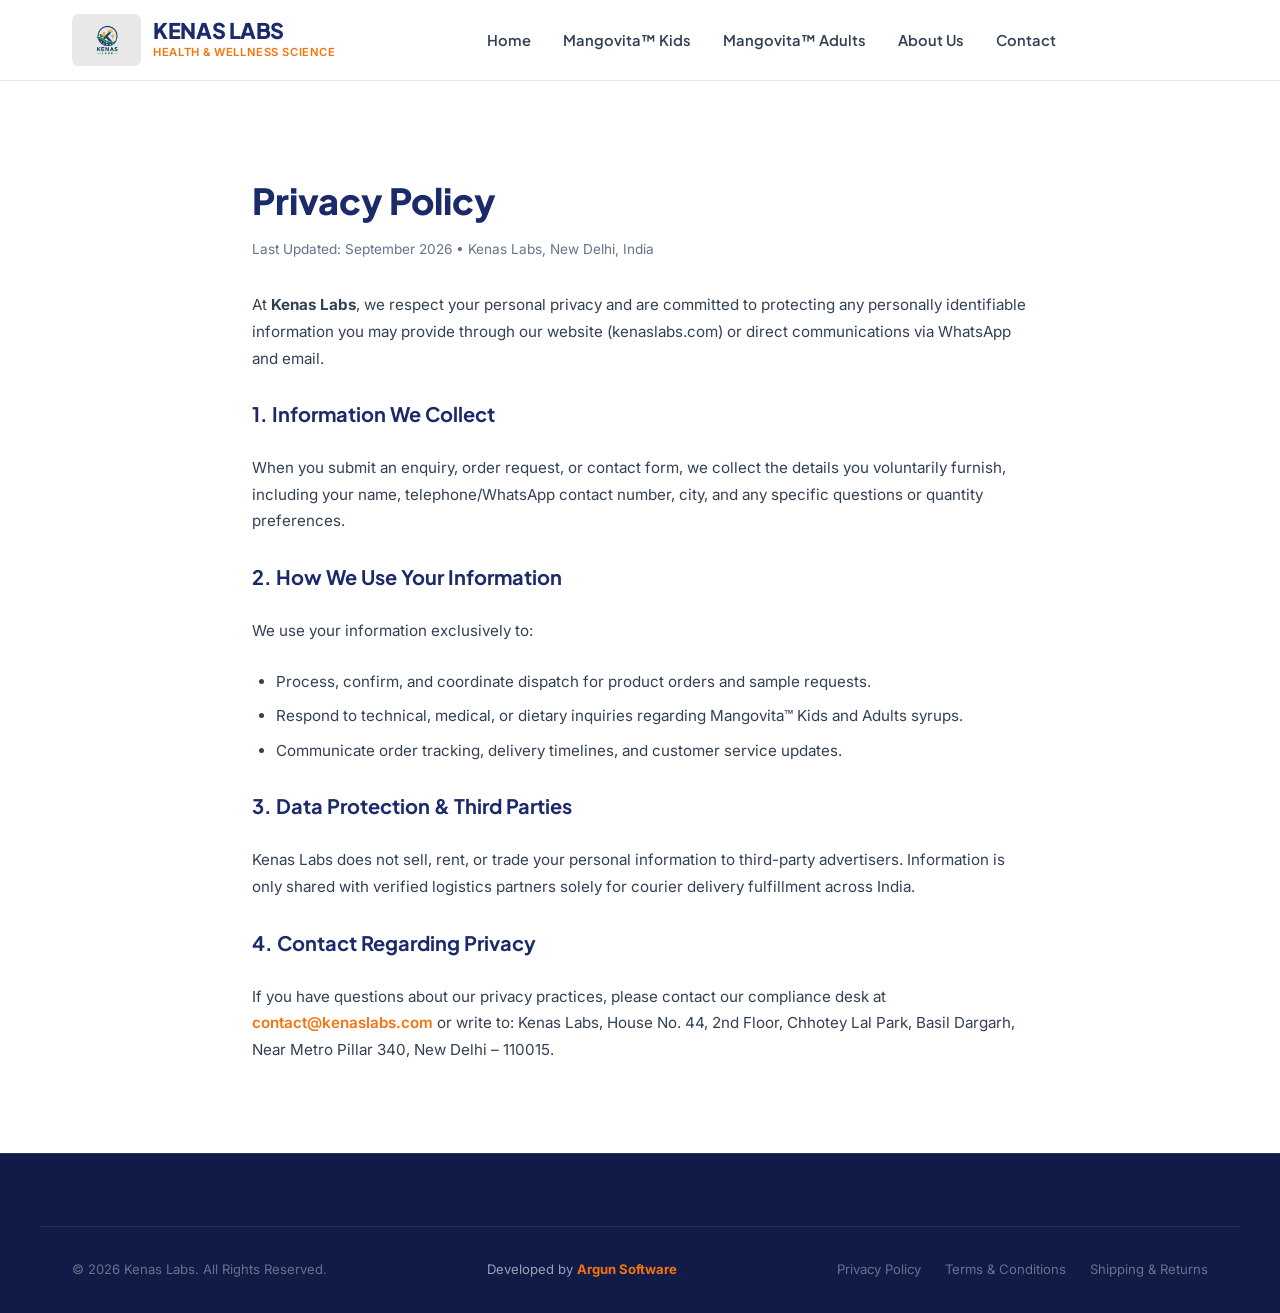
<file: privacy-policy.html>
<!DOCTYPE html>
<html lang="en">
<head>
  <meta charset="UTF-8" />
  <meta name="viewport" content="width=device-width, initial-scale=1.0" />
  <title>Privacy Policy — Kenas Labs</title>
  <meta name="description" content="Privacy Policy for Kenas Labs. Learn how we handle customer data, order inquiries, and personal information." />
  <link rel="canonical" href="https://kenaslabs.com/privacy-policy.html" />

  <link rel="icon" type="image/jpeg" href="assets/images/kenas-logo.jpg" />
  <link rel="stylesheet" href="assets/css/style.css?v=2.2" />
</head>
<body>

  <!-- Header -->
  <header class="header">
    <div class="container header-inner">
      <a href="index.html" class="brand-logo-wrap" aria-label="Kenas Labs Home">
        <img src="assets/images/kenas-logo.jpg" alt="Kenas Labs Logo" class="brand-logo-img" />
        <div class="brand-name-group">
          <span class="brand-title">KENAS LABS</span>
          <span class="brand-tag">Health &amp; Wellness Science</span>
        </div>
      </a>

      <nav class="nav-menu">
        <a href="index.html" class="nav-link">Home</a>
        <a href="mangovita-kids.html" class="nav-link">Mangovita™ Kids</a>
        <a href="mangovita-adults.html" class="nav-link">Mangovita™ Adults</a>
        <a href="about.html" class="nav-link">About Us</a>
        <a href="contact.html" class="nav-link">Contact</a>
      </nav>

      <div class="header-actions">
        <button class="hamburger" aria-label="Toggle navigation menu" aria-expanded="false">
          <span></span><span></span><span></span>
        </button>
      </div>
    </div>
  </header>

  <main class="section section-bg-white" style="min-height: 70vh;">
    <div class="container" style="max-width: 840px;">
      <h1 style="font-family: var(--font-heading); font-size: 2.25rem; font-weight: 800; color: var(--primary-navy); margin-bottom: 0.5rem;">
        Privacy Policy
      </h1>
      <p style="font-size: 0.85rem; color: var(--text-muted); margin-bottom: 2rem;">
        Last Updated: September 2026 • Kenas Labs, New Delhi, India
      </p>

      <div style="font-size: 0.95rem; line-height: 1.75; color: var(--text-body); display: flex; flex-direction: column; gap: 1.5rem;">
        <p>
          At <strong>Kenas Labs</strong>, we respect your personal privacy and are committed to protecting any personally identifiable information you may provide through our website (kenaslabs.com) or direct communications via WhatsApp and email.
        </p>

        <h3 style="font-family: var(--font-heading); color: var(--primary-navy); font-size: 1.25rem;">1. Information We Collect</h3>
        <p>
          When you submit an enquiry, order request, or contact form, we collect the details you voluntarily furnish, including your name, telephone/WhatsApp contact number, city, and any specific questions or quantity preferences.
        </p>

        <h3 style="font-family: var(--font-heading); color: var(--primary-navy); font-size: 1.25rem;">2. How We Use Your Information</h3>
        <p>
          We use your information exclusively to:
        </p>
        <ul style="list-style: disc; padding-left: 1.5rem; display: flex; flex-direction: column; gap: 0.5rem;">
          <li>Process, confirm, and coordinate dispatch for product orders and sample requests.</li>
          <li>Respond to technical, medical, or dietary inquiries regarding Mangovita™ Kids and Adults syrups.</li>
          <li>Communicate order tracking, delivery timelines, and customer service updates.</li>
        </ul>

        <h3 style="font-family: var(--font-heading); color: var(--primary-navy); font-size: 1.25rem;">3. Data Protection &amp; Third Parties</h3>
        <p>
          Kenas Labs does not sell, rent, or trade your personal information to third-party advertisers. Information is only shared with verified logistics partners solely for courier delivery fulfillment across India.
        </p>

        <h3 style="font-family: var(--font-heading); color: var(--primary-navy); font-size: 1.25rem;">4. Contact Regarding Privacy</h3>
        <p>
          If you have questions about our privacy practices, please contact our compliance desk at <a href="mailto:contact@kenaslabs.com" style="color: var(--accent-orange); font-weight: 600;">contact@kenaslabs.com</a> or write to: Kenas Labs, House No. 44, 2nd Floor, Chhotey Lal Park, Basil Dargarh, Near Metro Pillar 340, New Delhi – 110015.
        </p>
      </div>
    </div>
  </main>

  <footer class="footer">
    <div class="container footer-bottom">
      <div>&copy; 2026 Kenas Labs. All Rights Reserved.</div>
      <div class="footer-dev-credit">
        Developed by <a href="https://argunsoftware.com" target="_blank" rel="noopener" title="Argun Software"><strong>Argun Software</strong></a>
      </div>
      <div class="footer-legal-links">
        <a href="privacy-policy.html">Privacy Policy</a>
        <a href="terms.html">Terms &amp; Conditions</a>
        <a href="shipping-policy.html">Shipping &amp; Returns</a>
      </div>
    </div>
  </footer>

  <script src="assets/js/main.js?v=2.2"></script>
</body>
</html>
</file>
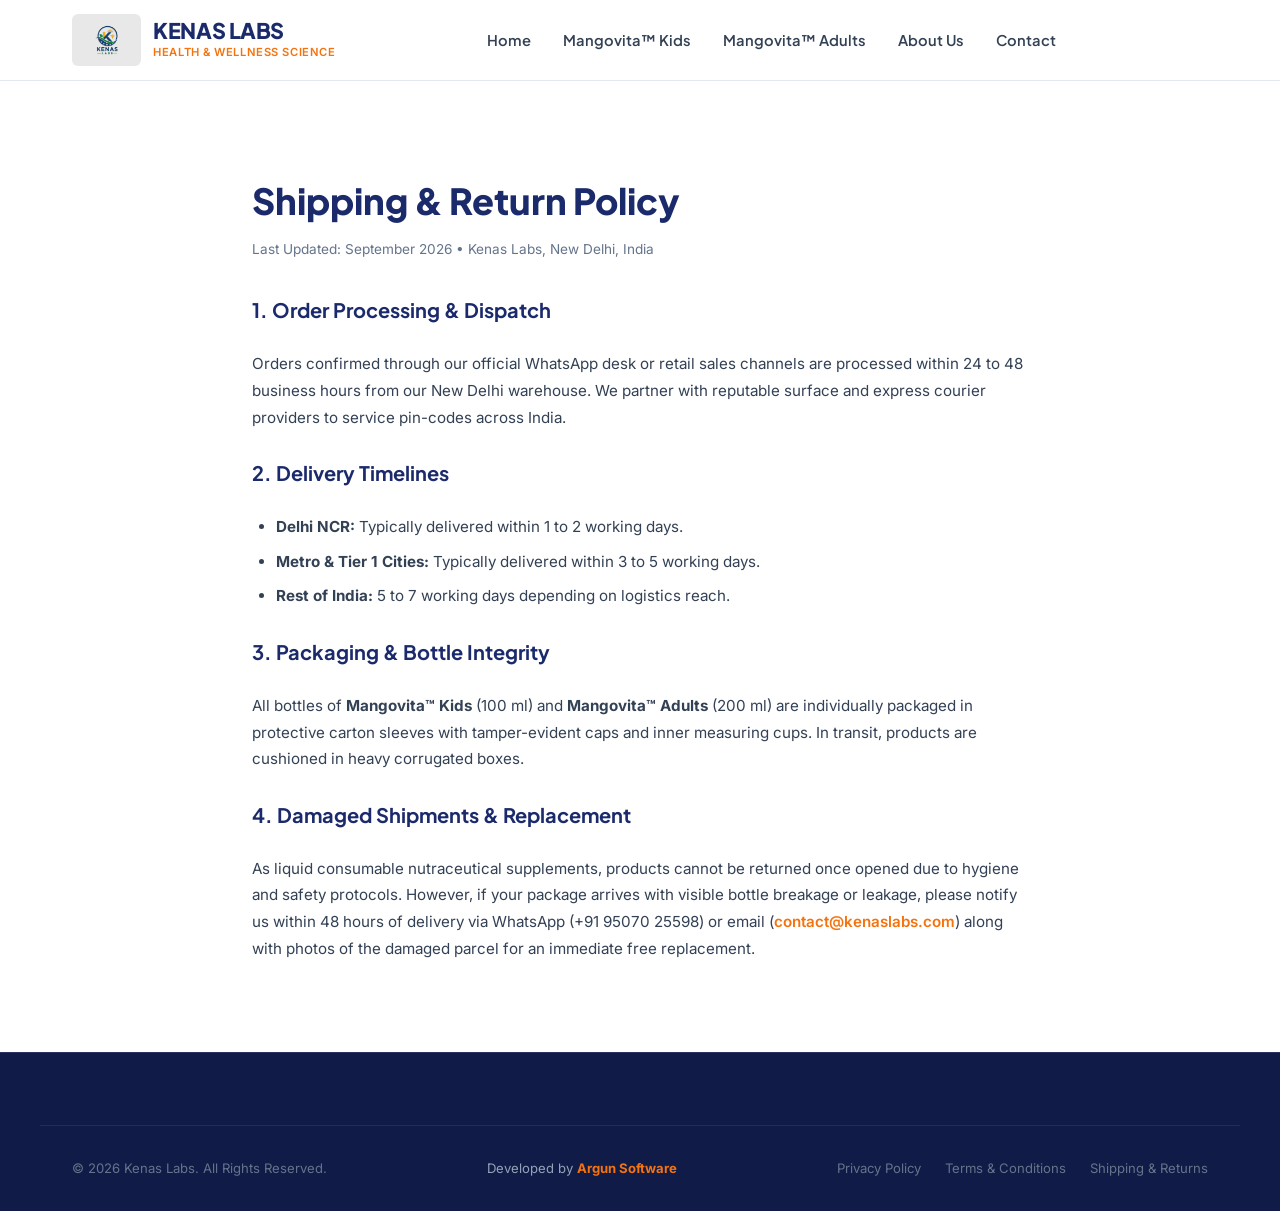
<file: shipping-policy.html>
<!DOCTYPE html>
<html lang="en">
<head>
  <meta charset="UTF-8" />
  <meta name="viewport" content="width=device-width, initial-scale=1.0" />
  <title>Shipping &amp; Return Policy — Kenas Labs</title>
  <meta name="description" content="Shipping, dispatch, and return policy for Kenas Labs products ordered via WhatsApp or verified distribution partners." />
  <link rel="canonical" href="https://kenaslabs.com/shipping-policy.html" />

  <link rel="icon" type="image/jpeg" href="assets/images/kenas-logo.jpg" />
  <link rel="stylesheet" href="assets/css/style.css?v=2.2" />
</head>
<body>

  <header class="header">
    <div class="container header-inner">
      <a href="index.html" class="brand-logo-wrap" aria-label="Kenas Labs Home">
        <img src="assets/images/kenas-logo.jpg" alt="Kenas Labs Logo" class="brand-logo-img" />
        <div class="brand-name-group">
          <span class="brand-title">KENAS LABS</span>
          <span class="brand-tag">Health &amp; Wellness Science</span>
        </div>
      </a>

      <nav class="nav-menu">
        <a href="index.html" class="nav-link">Home</a>
        <a href="mangovita-kids.html" class="nav-link">Mangovita™ Kids</a>
        <a href="mangovita-adults.html" class="nav-link">Mangovita™ Adults</a>
        <a href="about.html" class="nav-link">About Us</a>
        <a href="contact.html" class="nav-link">Contact</a>
      </nav>

      <div class="header-actions">
        <button class="hamburger" aria-label="Toggle navigation menu" aria-expanded="false">
          <span></span><span></span><span></span>
        </button>
      </div>
    </div>
  </header>

  <main class="section section-bg-white" style="min-height: 70vh;">
    <div class="container" style="max-width: 840px;">
      <h1 style="font-family: var(--font-heading); font-size: 2.25rem; font-weight: 800; color: var(--primary-navy); margin-bottom: 0.5rem;">
        Shipping &amp; Return Policy
      </h1>
      <p style="font-size: 0.85rem; color: var(--text-muted); margin-bottom: 2rem;">
        Last Updated: September 2026 • Kenas Labs, New Delhi, India
      </p>

      <div style="font-size: 0.95rem; line-height: 1.75; color: var(--text-body); display: flex; flex-direction: column; gap: 1.5rem;">
        <h3 style="font-family: var(--font-heading); color: var(--primary-navy); font-size: 1.25rem;">1. Order Processing &amp; Dispatch</h3>
        <p>
          Orders confirmed through our official WhatsApp desk or retail sales channels are processed within 24 to 48 business hours from our New Delhi warehouse. We partner with reputable surface and express courier providers to service pin-codes across India.
        </p>

        <h3 style="font-family: var(--font-heading); color: var(--primary-navy); font-size: 1.25rem;">2. Delivery Timelines</h3>
        <ul style="list-style: disc; padding-left: 1.5rem; display: flex; flex-direction: column; gap: 0.5rem;">
          <li><strong>Delhi NCR:</strong> Typically delivered within 1 to 2 working days.</li>
          <li><strong>Metro &amp; Tier 1 Cities:</strong> Typically delivered within 3 to 5 working days.</li>
          <li><strong>Rest of India:</strong> 5 to 7 working days depending on logistics reach.</li>
        </ul>

        <h3 style="font-family: var(--font-heading); color: var(--primary-navy); font-size: 1.25rem;">3. Packaging &amp; Bottle Integrity</h3>
        <p>
          All bottles of <strong>Mangovita™ Kids</strong> (100 ml) and <strong>Mangovita™ Adults</strong> (200 ml) are individually packaged in protective carton sleeves with tamper-evident caps and inner measuring cups. In transit, products are cushioned in heavy corrugated boxes.
        </p>

        <h3 style="font-family: var(--font-heading); color: var(--primary-navy); font-size: 1.25rem;">4. Damaged Shipments &amp; Replacement</h3>
        <p>
          As liquid consumable nutraceutical supplements, products cannot be returned once opened due to hygiene and safety protocols. However, if your package arrives with visible bottle breakage or leakage, please notify us within 48 hours of delivery via WhatsApp (+91 95070 25598) or email (<a href="mailto:contact@kenaslabs.com" style="color: var(--accent-orange); font-weight: 600;">contact@kenaslabs.com</a>) along with photos of the damaged parcel for an immediate free replacement.
        </p>
      </div>
    </div>
  </main>

  <footer class="footer">
    <div class="container footer-bottom">
      <div>&copy; 2026 Kenas Labs. All Rights Reserved.</div>
      <div class="footer-dev-credit">
        Developed by <a href="https://argunsoftware.com" target="_blank" rel="noopener" title="Argun Software"><strong>Argun Software</strong></a>
      </div>
      <div class="footer-legal-links">
        <a href="privacy-policy.html">Privacy Policy</a>
        <a href="terms.html">Terms &amp; Conditions</a>
        <a href="shipping-policy.html">Shipping &amp; Returns</a>
      </div>
    </div>
  </footer>

  <script src="assets/js/main.js?v=2.2"></script>
</body>
</html>
</file>
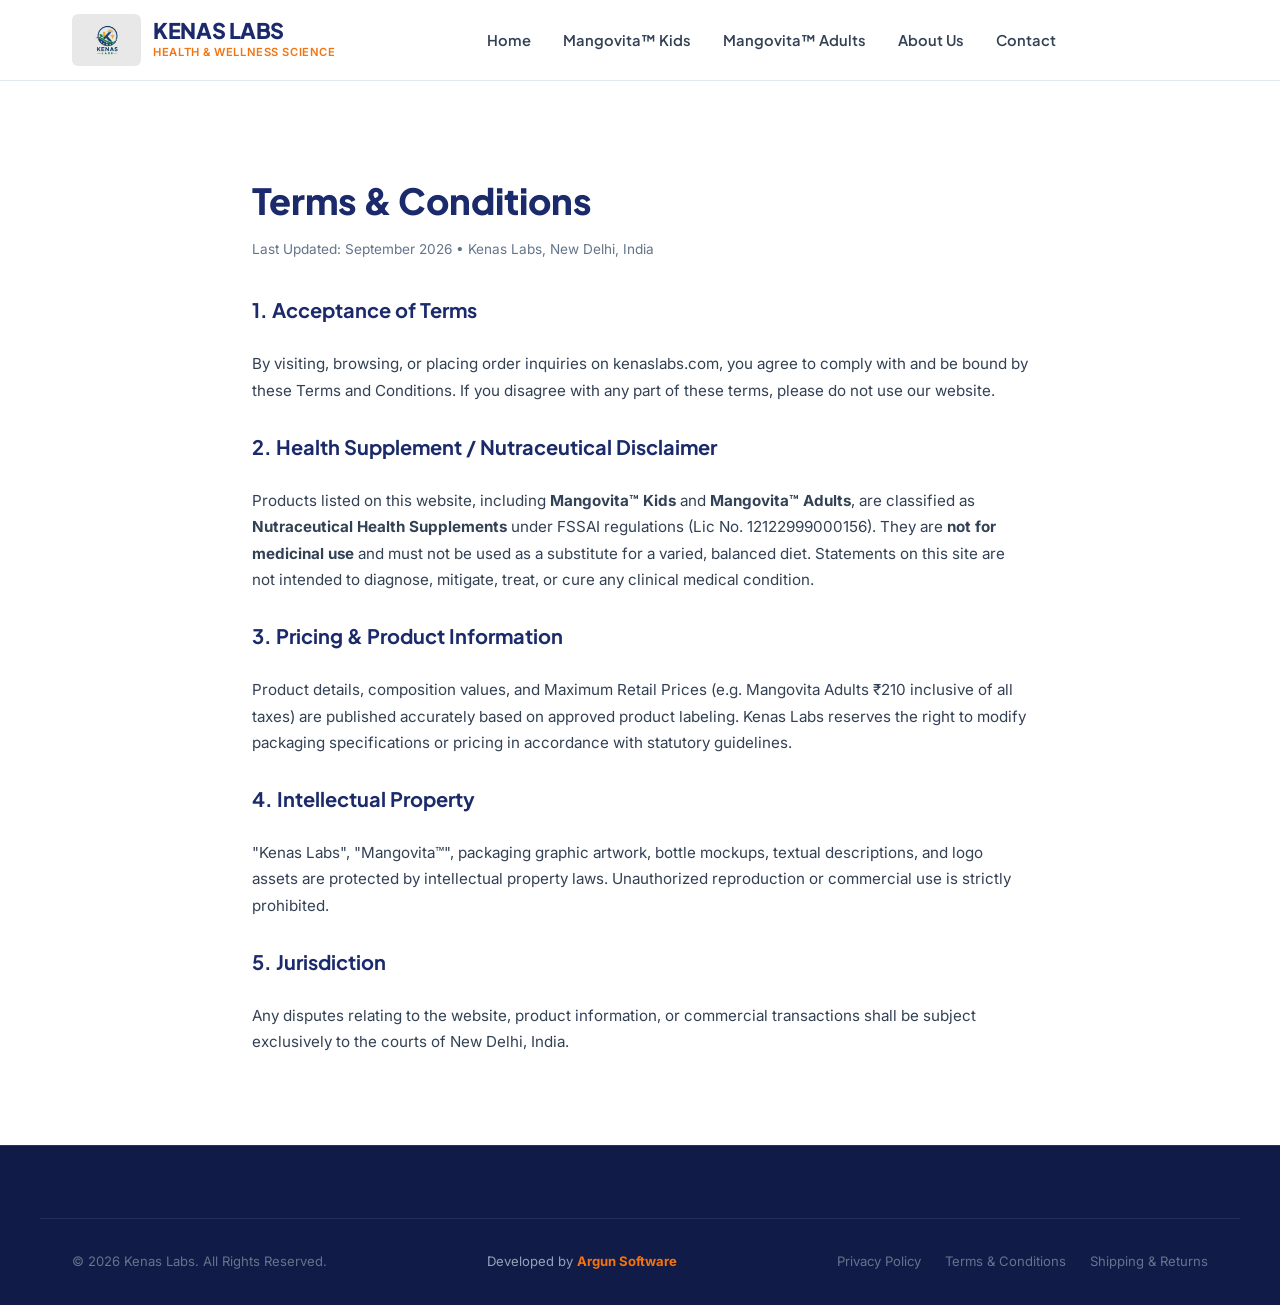
<file: terms.html>
<!DOCTYPE html>
<html lang="en">
<head>
  <meta charset="UTF-8" />
  <meta name="viewport" content="width=device-width, initial-scale=1.0" />
  <title>Terms &amp; Conditions — Kenas Labs</title>
  <meta name="description" content="Terms and conditions for use of Kenas Labs website and purchase of Mangovita™ health supplement products." />
  <link rel="canonical" href="https://kenaslabs.com/terms.html" />

  <link rel="icon" type="image/jpeg" href="assets/images/kenas-logo.jpg" />
  <link rel="stylesheet" href="assets/css/style.css?v=2.2" />
</head>
<body>

  <header class="header">
    <div class="container header-inner">
      <a href="index.html" class="brand-logo-wrap" aria-label="Kenas Labs Home">
        <img src="assets/images/kenas-logo.jpg" alt="Kenas Labs Logo" class="brand-logo-img" />
        <div class="brand-name-group">
          <span class="brand-title">KENAS LABS</span>
          <span class="brand-tag">Health &amp; Wellness Science</span>
        </div>
      </a>

      <nav class="nav-menu">
        <a href="index.html" class="nav-link">Home</a>
        <a href="mangovita-kids.html" class="nav-link">Mangovita™ Kids</a>
        <a href="mangovita-adults.html" class="nav-link">Mangovita™ Adults</a>
        <a href="about.html" class="nav-link">About Us</a>
        <a href="contact.html" class="nav-link">Contact</a>
      </nav>

      <div class="header-actions">
        <button class="hamburger" aria-label="Toggle navigation menu" aria-expanded="false">
          <span></span><span></span><span></span>
        </button>
      </div>
    </div>
  </header>

  <main class="section section-bg-white" style="min-height: 70vh;">
    <div class="container" style="max-width: 840px;">
      <h1 style="font-family: var(--font-heading); font-size: 2.25rem; font-weight: 800; color: var(--primary-navy); margin-bottom: 0.5rem;">
        Terms &amp; Conditions
      </h1>
      <p style="font-size: 0.85rem; color: var(--text-muted); margin-bottom: 2rem;">
        Last Updated: September 2026 • Kenas Labs, New Delhi, India
      </p>

      <div style="font-size: 0.95rem; line-height: 1.75; color: var(--text-body); display: flex; flex-direction: column; gap: 1.5rem;">
        <h3 style="font-family: var(--font-heading); color: var(--primary-navy); font-size: 1.25rem;">1. Acceptance of Terms</h3>
        <p>
          By visiting, browsing, or placing order inquiries on kenaslabs.com, you agree to comply with and be bound by these Terms and Conditions. If you disagree with any part of these terms, please do not use our website.
        </p>

        <h3 style="font-family: var(--font-heading); color: var(--primary-navy); font-size: 1.25rem;">2. Health Supplement / Nutraceutical Disclaimer</h3>
        <p>
          Products listed on this website, including <strong>Mangovita™ Kids</strong> and <strong>Mangovita™ Adults</strong>, are classified as <strong>Nutraceutical Health Supplements</strong> under FSSAI regulations (Lic No. 12122999000156). They are <strong>not for medicinal use</strong> and must not be used as a substitute for a varied, balanced diet. Statements on this site are not intended to diagnose, mitigate, treat, or cure any clinical medical condition.
        </p>

        <h3 style="font-family: var(--font-heading); color: var(--primary-navy); font-size: 1.25rem;">3. Pricing &amp; Product Information</h3>
        <p>
          Product details, composition values, and Maximum Retail Prices (e.g. Mangovita Adults ₹210 inclusive of all taxes) are published accurately based on approved product labeling. Kenas Labs reserves the right to modify packaging specifications or pricing in accordance with statutory guidelines.
        </p>

        <h3 style="font-family: var(--font-heading); color: var(--primary-navy); font-size: 1.25rem;">4. Intellectual Property</h3>
        <p>
          "Kenas Labs", "Mangovita™", packaging graphic artwork, bottle mockups, textual descriptions, and logo assets are protected by intellectual property laws. Unauthorized reproduction or commercial use is strictly prohibited.
        </p>

        <h3 style="font-family: var(--font-heading); color: var(--primary-navy); font-size: 1.25rem;">5. Jurisdiction</h3>
        <p>
          Any disputes relating to the website, product information, or commercial transactions shall be subject exclusively to the courts of New Delhi, India.
        </p>
      </div>
    </div>
  </main>

  <footer class="footer">
    <div class="container footer-bottom">
      <div>&copy; 2026 Kenas Labs. All Rights Reserved.</div>
      <div class="footer-dev-credit">
        Developed by <a href="https://argunsoftware.com" target="_blank" rel="noopener" title="Argun Software"><strong>Argun Software</strong></a>
      </div>
      <div class="footer-legal-links">
        <a href="privacy-policy.html">Privacy Policy</a>
        <a href="terms.html">Terms &amp; Conditions</a>
        <a href="shipping-policy.html">Shipping &amp; Returns</a>
      </div>
    </div>
  </footer>

  <script src="assets/js/main.js?v=2.2"></script>
</body>
</html>
</file>
<file: assets/css/style.css>
/* ==========================================================================
   Kenas Labs & Mangovita™ — Official Design System & Stylesheet
   Brand Colors: Navy Blue (#1B2A6B) + Vibrant Orange (#F5730E) + Mango Gold (#FFB800)
   ========================================================================== */

@import url('https://fonts.googleapis.com/css2?family=Inter:wght@300;400;500;600;700&family=Plus+Jakarta+Sans:ital,wght@0,400;0,500;0,600;0,700;0,800;1,700&display=swap');

:root {
  /* Brand Identity Tokens */
  --primary-navy: #1B2A6B;
  --primary-navy-dark: #111B47;
  --primary-navy-light: #2A3E94;
  --accent-orange: #F5730E;
  --accent-orange-hover: #D95F04;
  --accent-orange-light: #FFF4EB;
  --mango-gold: #FFB800;
  --mango-gold-light: #FFFBEB;
  --mango-gold-dark: #D97706;
  --botanical-green: #15803D;
  --botanical-light: #DCFCE7;

  /* Neutrals & Surfaces */
  --bg-page: #F8FAFC;
  --bg-card: #FFFFFF;
  --bg-warm: #FFFDF9;
  --text-main: #0F172A;
  --text-body: #334155;
  --text-muted: #64748B;
  --text-light: #94A3B8;
  --border-color: #E2E8F0;
  --border-subtle: #F1F5F9;

  /* Typography */
  --font-heading: 'Plus Jakarta Sans', -apple-system, BlinkMacSystemFont, "Segoe UI", Roboto, sans-serif;
  --font-body: 'Inter', -apple-system, BlinkMacSystemFont, "Segoe UI", Roboto, sans-serif;

  /* Shadows */
  --shadow-xs: 0 1px 2px rgba(15, 23, 42, 0.05);
  --shadow-sm: 0 2px 4px rgba(27, 42, 107, 0.04), 0 1px 2px rgba(27, 42, 107, 0.06);
  --shadow-md: 0 4px 12px rgba(27, 42, 107, 0.08), 0 2px 4px rgba(27, 42, 107, 0.04);
  --shadow-lg: 0 12px 28px rgba(27, 42, 107, 0.10), 0 4px 10px rgba(27, 42, 107, 0.05);
  --shadow-xl: 0 20px 40px -4px rgba(27, 42, 107, 0.14), 0 8px 16px -4px rgba(27, 42, 107, 0.06);

  /* Dimensions */
  --header-height: 80px;
  --container-max: 1200px;
  --radius-sm: 6px;
  --radius-md: 12px;
  --radius-lg: 20px;
  --radius-pill: 9999px;
  --transition: all 0.25s cubic-bezier(0.16, 1, 0.3, 1);
}

/* ==========================================================================
   CSS Reset & Base
   ========================================================================== */
*, *::before, *::after {
  box-sizing: border-box;
  margin: 0;
  padding: 0;
}

html, body {
  overflow-x: hidden;
  max-width: 100%;
  width: 100%;
  position: relative;
}

html {
  scroll-behavior: smooth;
  font-size: 16px;
  -webkit-text-size-adjust: 100%;
}

body {
  font-family: var(--font-body);
  background-color: var(--bg-page);
  color: var(--text-body);
  line-height: 1.65;
  font-weight: 400;
  overflow-wrap: break-word;
  word-wrap: break-word;
}

img, svg {
  display: block;
  max-width: 100%;
  height: auto;
}

a {
  color: var(--primary-navy);
  text-decoration: none;
  transition: var(--transition);
}

a:hover {
  color: var(--accent-orange);
}

ul, ol {
  list-style: none;
}

button, input, textarea, select {
  font: inherit;
  color: inherit;
}

button {
  cursor: pointer;
  border: none;
  background: none;
}

/* ==========================================================================
   Utility & Layout
   ========================================================================== */
.container {
  width: 100%;
  max-width: var(--container-max);
  margin-left: auto;
  margin-right: auto;
  padding-left: clamp(1rem, 4vw, 2rem);
  padding-right: clamp(1rem, 4vw, 2rem);
}

.section {
  padding: clamp(3.5rem, 7vw, 6rem) 0;
  position: relative;
}

.section-bg-white {
  background-color: var(--bg-card);
}

.section-bg-warm {
  background-color: var(--bg-warm);
}

.section-header {
  text-align: center;
  max-width: 720px;
  margin: 0 auto clamp(2.5rem, 5vw, 4rem);
}

.eyebrow {
  display: inline-flex;
  align-items: center;
  gap: 0.5rem;
  font-family: var(--font-heading);
  font-size: 0.8rem;
  font-weight: 700;
  text-transform: uppercase;
  letter-spacing: 0.12em;
  color: var(--accent-orange);
  background: var(--accent-orange-light);
  padding: 0.35rem 0.9rem;
  border-radius: var(--radius-pill);
  margin-bottom: 1rem;
}

.section-title {
  font-family: var(--font-heading);
  font-size: clamp(1.85rem, 4vw, 2.75rem);
  font-weight: 800;
  color: var(--primary-navy);
  line-height: 1.2;
  letter-spacing: -0.02em;
  margin-bottom: 1rem;
}

.section-subtitle {
  font-size: clamp(1rem, 1.8vw, 1.15rem);
  color: var(--text-muted);
  line-height: 1.6;
}

/* Buttons & Badges */
.btn {
  display: inline-flex;
  align-items: center;
  justify-content: center;
  gap: 0.6rem;
  font-family: var(--font-heading);
  font-size: 0.95rem;
  font-weight: 700;
  padding: 0.85rem 1.65rem;
  border-radius: var(--radius-pill);
  transition: var(--transition);
  white-space: nowrap;
  text-decoration: none;
}

.btn-primary {
  background: linear-gradient(135deg, var(--accent-orange), var(--accent-orange-hover));
  color: #FFFFFF !important;
  box-shadow: 0 4px 14px rgba(245, 115, 14, 0.35);
}

.btn-primary:hover {
  transform: translateY(-2px);
  box-shadow: 0 6px 20px rgba(245, 115, 14, 0.45);
}

.btn-navy {
  background: var(--primary-navy);
  color: #FFFFFF !important;
  box-shadow: 0 4px 14px rgba(27, 42, 107, 0.25);
}

.btn-navy:hover {
  background: var(--primary-navy-dark);
  transform: translateY(-2px);
  box-shadow: 0 6px 18px rgba(27, 42, 107, 0.35);
}

.btn-outline {
  background: transparent;
  color: var(--primary-navy);
  border: 1.5px solid var(--primary-navy);
}

.btn-outline:hover {
  background: var(--primary-navy);
  color: #FFFFFF !important;
  transform: translateY(-2px);
}

.btn-whatsapp {
  background: #25D366;
  color: #FFFFFF !important;
  box-shadow: 0 4px 14px rgba(37, 211, 102, 0.35);
}

.btn-whatsapp:hover {
  background: #20BA5A;
  transform: translateY(-2px);
}

.badge {
  display: inline-flex;
  align-items: center;
  gap: 0.4rem;
  font-size: 0.75rem;
  font-weight: 700;
  padding: 0.25rem 0.65rem;
  border-radius: var(--radius-pill);
  letter-spacing: 0.02em;
}

.badge-orange {
  background: var(--accent-orange-light);
  color: var(--accent-orange);
}

.badge-navy {
  background: #EBF0FF;
  color: var(--primary-navy);
}

.badge-green {
  background: var(--botanical-light);
  color: var(--botanical-green);
}

.badge-gold {
  background: var(--mango-gold-light);
  color: var(--mango-gold-dark);
}

/* ==========================================================================
   Header & Navigation
   ========================================================================== */
.topbar {
  background: var(--primary-navy-dark);
  color: #E2E8F0;
  font-size: 0.75rem;
  padding: 0.5rem 0;
  border-bottom: 1px solid rgba(255, 255, 255, 0.08);
}

.topbar-content {
  display: flex;
  justify-content: space-between;
  align-items: center;
  flex-wrap: wrap;
  gap: 0.5rem;
}

.topbar-left {
  display: flex;
  align-items: center;
  gap: 1rem;
}

.topbar-badge {
  display: inline-flex;
  align-items: center;
  gap: 0.35rem;
  color: #FFD13B;
  font-weight: 600;
}

.topbar-right a {
  color: #CBD5E1;
  font-size: 0.75rem;
  margin-left: 1rem;
}

.topbar-right a:hover {
  color: #FFFFFF;
}

.header {
  position: sticky;
  top: 0;
  z-index: 1000;
  background: rgba(255, 255, 255, 0.95);
  backdrop-filter: blur(12px);
  -webkit-backdrop-filter: blur(12px);
  border-bottom: 1px solid var(--border-color);
  transition: var(--transition);
}

.header-inner {
  display: flex;
  align-items: center;
  justify-content: space-between;
  height: var(--header-height);
}

.brand-logo-wrap {
  display: flex;
  align-items: center;
  gap: 0.75rem;
  text-decoration: none;
}

.brand-logo-img {
  height: 52px;
  width: auto;
  object-fit: contain;
  border-radius: var(--radius-sm);
}

.brand-name-group {
  display: flex;
  flex-direction: column;
}

.brand-title {
  font-family: var(--font-heading);
  font-size: 1.35rem;
  font-weight: 800;
  color: var(--primary-navy);
  line-height: 1.1;
  letter-spacing: -0.02em;
}

.brand-tag {
  font-size: 0.7rem;
  color: var(--accent-orange);
  font-weight: 600;
  letter-spacing: 0.05em;
  text-transform: uppercase;
}

/* Nav Menu */
.nav-menu {
  display: flex;
  align-items: center;
  gap: 2rem;
}

.nav-link {
  font-family: var(--font-heading);
  font-size: 0.92rem;
  font-weight: 600;
  color: var(--text-body);
  position: relative;
  padding: 0.5rem 0;
}

.nav-link:hover, .nav-link.active {
  color: var(--primary-navy);
}

.nav-link.active::after {
  content: '';
  position: absolute;
  bottom: 0;
  left: 0;
  width: 100%;
  height: 2.5px;
  background: var(--accent-orange);
  border-radius: 2px;
}

/* Dropdown */
.nav-dropdown {
  position: relative;
}

.nav-dropdown-menu {
  position: absolute;
  top: 100%;
  left: 0;
  min-width: 260px;
  background: #FFFFFF;
  border-radius: var(--radius-md);
  box-shadow: var(--shadow-xl);
  border: 1px solid var(--border-color);
  padding: 0.75rem;
  opacity: 0;
  visibility: hidden;
  transform: translateY(10px);
  transition: var(--transition);
  z-index: 100;
}

.nav-dropdown:hover .nav-dropdown-menu,
.nav-dropdown:focus-within .nav-dropdown-menu {
  opacity: 1;
  visibility: visible;
  transform: translateY(0);
}

.dropdown-item {
  display: flex;
  align-items: center;
  gap: 0.75rem;
  padding: 0.75rem 1rem;
  border-radius: var(--radius-sm);
  transition: var(--transition);
  color: var(--text-main);
}

.dropdown-item:hover {
  background: var(--bg-page);
  color: var(--primary-navy);
}

.dropdown-item-title {
  font-family: var(--font-heading);
  font-weight: 700;
  font-size: 0.9rem;
}

.dropdown-item-desc {
  font-size: 0.75rem;
  color: var(--text-muted);
}

.header-actions {
  display: flex;
  align-items: center;
  gap: 1rem;
}

.hamburger {
  display: none;
  flex-direction: column;
  justify-content: space-between;
  width: 28px;
  height: 20px;
  background: transparent;
  border: none;
  cursor: pointer;
  padding: 0;
  z-index: 1001;
}

.hamburger span {
  width: 100%;
  height: 2.5px;
  background: var(--primary-navy);
  border-radius: 2px;
  transition: var(--transition);
}

.hamburger.is-active span:nth-child(1) {
  transform: translateY(8.5px) rotate(45deg);
}

.hamburger.is-active span:nth-child(2) {
  opacity: 0;
}

.hamburger.is-active span:nth-child(3) {
  transform: translateY(-8.5px) rotate(-45deg);
}

/* ==========================================================================
   Hero Section
   ========================================================================== */
.hero {
  position: relative;
  background: linear-gradient(180deg, #FFFFFF 0%, #F8FAFC 100%);
  padding: clamp(3rem, 7vw, 5.5rem) 0 clamp(4rem, 8vw, 6.5rem);
  overflow: hidden;
  overflow-x: clip;
  contain: paint;
}

.hero-glow {
  position: absolute;
  top: -100px;
  right: -100px;
  width: 600px;
  height: 600px;
  background: radial-gradient(circle, rgba(255, 184, 0, 0.15) 0%, rgba(245, 115, 14, 0.08) 40%, rgba(255, 255, 255, 0) 70%);
  border-radius: 50%;
  pointer-events: none;
}

.hero-grid {
  display: grid;
  grid-template-columns: 1.15fr 0.85fr;
  align-items: center;
  gap: clamp(2rem, 5vw, 4rem);
}

.hero-content {
  position: relative;
  z-index: 2;
}

.hero-tagline-badge {
  display: inline-flex;
  align-items: center;
  gap: 0.5rem;
  max-width: 100%;
  line-height: 1.4;
  word-break: break-word;
  background: #EBF0FF;
  color: var(--primary-navy);
  font-family: var(--font-heading);
  font-size: 0.85rem;
  font-weight: 700;
  padding: 0.4rem 1rem;
  border-radius: var(--radius-pill);
  margin-bottom: 1.5rem;
  border: 1px solid #D6E0FF;
}

.hero-title {
  font-family: var(--font-heading);
  font-size: clamp(2.35rem, 5vw, 3.85rem);
  font-weight: 800;
  color: var(--primary-navy);
  line-height: 1.12;
  letter-spacing: -0.025em;
  margin-bottom: 1.25rem;
}

.hero-title .highlight-orange {
  color: var(--accent-orange);
  position: relative;
  display: inline-block;
}

.hero-subtitle {
  font-size: clamp(1.05rem, 2vw, 1.25rem);
  color: var(--text-body);
  line-height: 1.6;
  margin-bottom: 2rem;
  max-width: 580px;
}

.hero-pills {
  display: flex;
  flex-wrap: wrap;
  gap: 0.65rem;
  margin-bottom: 2.25rem;
}

.pill-feature {
  display: inline-flex;
  align-items: center;
  gap: 0.45rem;
  font-size: 0.85rem;
  font-weight: 600;
  color: var(--primary-navy);
  background: #FFFFFF;
  padding: 0.4rem 0.85rem;
  border-radius: var(--radius-pill);
  border: 1px solid var(--border-color);
  box-shadow: var(--shadow-xs);
}

.pill-feature svg {
  color: var(--accent-orange);
  flex-shrink: 0;
}

.hero-cta-group {
  display: flex;
  flex-wrap: wrap;
  align-items: center;
  gap: 1rem;
  margin-bottom: 2.5rem;
}

.hero-visual-wrap {
  position: relative;
  display: flex;
  justify-content: center;
  align-items: center;
  width: 100%;
}

.hero-main-visual {
  width: 100%;
  max-width: 520px;
  filter: drop-shadow(0 20px 35px rgba(27, 42, 107, 0.12));
  animation: float-gentle 6s ease-in-out infinite;
}

@keyframes float-gentle {
  0%, 100% { transform: translateY(0); }
  50% { transform: translateY(-8px); }
}

.hero-floating-card {
  position: absolute;
  bottom: 20px;
  left: 0;
  background: rgba(255, 255, 255, 0.96);
  backdrop-filter: blur(10px);
  border: 1px solid var(--border-color);
  border-radius: var(--radius-md);
  padding: 1rem 1.25rem;
  box-shadow: var(--shadow-lg);
  display: flex;
  align-items: center;
  gap: 0.85rem;
  z-index: 3;
}

.hero-floating-card > div:not(.floating-icon-wrap) {
  min-width: 0;
}

.floating-icon-wrap {
  width: 44px;
  height: 44px;
  border-radius: 50%;
  background: var(--mango-gold-light);
  color: var(--mango-gold-dark);
  display: flex;
  align-items: center;
  justify-content: center;
  flex-shrink: 0;
}

/* ==========================================================================
   Trust & Compliance Strip
   ========================================================================== */
.trust-strip {
  background: var(--bg-card);
  border-top: 1px solid var(--border-color);
  border-bottom: 1px solid var(--border-color);
  padding: 1.75rem 0;
}

.trust-grid {
  display: grid;
  grid-template-columns: repeat(auto-fit, minmax(220px, 1fr));
  gap: 1.5rem;
  align-items: center;
}

.trust-item {
  display: flex;
  align-items: center;
  gap: 1rem;
}

.trust-icon {
  width: 48px;
  height: 48px;
  border-radius: var(--radius-md);
  background: var(--bg-page);
  display: flex;
  align-items: center;
  justify-content: center;
  color: var(--primary-navy);
  flex-shrink: 0;
  border: 1px solid var(--border-color);
}

.trust-title {
  font-family: var(--font-heading);
  font-weight: 700;
  font-size: 0.95rem;
  color: var(--primary-navy);
  line-height: 1.2;
}

.trust-desc {
  font-size: 0.78rem;
  color: var(--text-muted);
}

/* ==========================================================================
   Product Variant Highlight Section
   ========================================================================== */
.products-grid {
  display: grid;
  grid-template-columns: repeat(2, 1fr);
  gap: clamp(1.5rem, 3vw, 2.5rem);
}

.product-card {
  background: var(--bg-card);
  border: 1px solid var(--border-color);
  border-radius: var(--radius-lg);
  padding: clamp(1.5rem, 3vw, 2.25rem);
  box-shadow: var(--shadow-sm);
  display: flex;
  flex-direction: column;
  position: relative;
  transition: var(--transition);
  overflow: hidden;
}

.product-card:hover {
  transform: translateY(-6px);
  box-shadow: var(--shadow-xl);
  border-color: #CBD5E1;
}

.product-card-kids::before {
  content: '';
  position: absolute;
  top: 0;
  left: 0;
  right: 0;
  height: 6px;
  background: linear-gradient(90deg, var(--mango-gold), var(--accent-orange));
}

.product-card-adults::before {
  content: '';
  position: absolute;
  top: 0;
  left: 0;
  right: 0;
  height: 6px;
  background: linear-gradient(90deg, var(--primary-navy), var(--accent-orange));
}

.product-card-header {
  display: flex;
  justify-content: space-between;
  align-items: flex-start;
  margin-bottom: 1.25rem;
}

.product-card-visual {
  display: flex;
  justify-content: center;
  align-items: center;
  height: 280px;
  margin-bottom: 1.5rem;
  background: radial-gradient(circle, #F8FAFC 0%, #FFFFFF 70%);
  border-radius: var(--radius-md);
  padding: 1rem;
}

.product-card-visual img {
  max-height: 100%;
  object-fit: contain;
  transition: transform 0.4s ease;
}

.product-card:hover .product-card-visual img {
  transform: scale(1.04);
}

.product-card-title {
  font-family: var(--font-heading);
  font-size: 1.65rem;
  font-weight: 800;
  color: var(--primary-navy);
  margin-bottom: 0.35rem;
}

.product-card-formula {
  font-size: 0.85rem;
  color: var(--text-muted);
  margin-bottom: 1rem;
  font-weight: 500;
  min-height: 42px;
}

.product-card-specs {
  display: flex;
  flex-wrap: wrap;
  gap: 0.5rem;
  margin-bottom: 1.25rem;
}

.spec-chip {
  font-size: 0.75rem;
  font-weight: 700;
  padding: 0.25rem 0.65rem;
  border-radius: var(--radius-sm);
  background: #F1F5F9;
  color: var(--text-body);
}

.product-card-benefits-list {
  margin-bottom: 1.75rem;
  display: flex;
  flex-direction: column;
  gap: 0.65rem;
}

.benefit-bullet {
  display: flex;
  align-items: flex-start;
  gap: 0.6rem;
  font-size: 0.88rem;
  color: var(--text-body);
}

.benefit-bullet svg {
  color: var(--accent-orange);
  flex-shrink: 0;
  margin-top: 2px;
}

.product-card-footer {
  margin-top: auto;
  padding-top: 1.5rem;
  border-top: 1px solid var(--border-color);
  display: flex;
  align-items: center;
  justify-content: space-between;
  gap: 1rem;
}

.product-price-block {
  display: flex;
  flex-direction: column;
}

.price-label {
  font-size: 0.75rem;
  color: var(--text-muted);
  text-transform: uppercase;
  font-weight: 600;
}

.price-value {
  font-family: var(--font-heading);
  font-size: 1.45rem;
  font-weight: 800;
  color: var(--primary-navy);
  line-height: 1.1;
}

.price-sub {
  font-size: 0.7rem;
  color: var(--text-light);
}

/* ==========================================================================
   Benefits Matrix Section
   ========================================================================== */
.benefits-grid {
  display: grid;
  grid-template-columns: repeat(auto-fit, minmax(250px, 1fr));
  gap: 1.5rem;
}

.benefit-card {
  background: var(--bg-card);
  border: 1px solid var(--border-color);
  border-radius: var(--radius-md);
  padding: 2rem 1.5rem;
  transition: var(--transition);
  text-align: left;
}

.benefit-card:hover {
  transform: translateY(-4px);
  box-shadow: var(--shadow-md);
  border-color: #CBD5E1;
}

.benefit-icon-box {
  width: 54px;
  height: 54px;
  border-radius: var(--radius-md);
  display: flex;
  align-items: center;
  justify-content: center;
  margin-bottom: 1.25rem;
}

.icon-orange {
  background: var(--accent-orange-light);
  color: var(--accent-orange);
}

.icon-navy {
  background: #EBF0FF;
  color: var(--primary-navy);
}

.icon-gold {
  background: var(--mango-gold-light);
  color: var(--mango-gold-dark);
}

.icon-green {
  background: var(--botanical-light);
  color: var(--botanical-green);
}

.benefit-card-title {
  font-family: var(--font-heading);
  font-size: 1.2rem;
  font-weight: 800;
  color: var(--primary-navy);
  margin-bottom: 0.5rem;
}

.benefit-card-desc {
  font-size: 0.92rem;
  color: var(--text-muted);
  line-height: 1.6;
}

/* ==========================================================================
   Nutritional Composition Table (Product Page)
   ========================================================================== */
.table-responsive {
  width: 100%;
  max-width: 100%;
  overflow-x: auto;
  -webkit-overflow-scrolling: touch;
  border-radius: var(--radius-md);
  border: 1px solid var(--border-color);
  background: #FFFFFF;
  box-shadow: var(--shadow-sm);
  margin: 1.5rem 0;
  contain: paint;
}

.nutrition-table {
  width: 100%;
  min-width: 540px;
  border-collapse: collapse;
  text-align: left;
  font-size: 0.9rem;
}

.nutrition-table th {
  background: var(--primary-navy);
  color: #FFFFFF;
  font-family: var(--font-heading);
  font-weight: 700;
  padding: 1rem 1.25rem;
  letter-spacing: 0.02em;
}

.nutrition-table td {
  padding: 0.85rem 1.25rem;
  border-bottom: 1px solid var(--border-color);
  color: var(--text-body);
}

.nutrition-table tr:nth-child(even) td {
  background: #F8FAFC;
}

.nutrition-table tr:hover td {
  background: #F1F5F9;
}

.nutrition-table .row-highlight td {
  background: #FEF3C7;
  font-weight: 700;
  color: #92400E;
}

.nutrition-table .nutrient-name {
  font-weight: 600;
  color: var(--primary-navy);
}

.dosage-box {
  background: #FEF3C7;
  border-left: 4px solid var(--accent-orange);
  padding: 1.25rem 1.5rem;
  border-radius: 0 var(--radius-sm) var(--radius-sm) 0;
  margin: 1.5rem 0;
}

.dosage-box h4 {
  font-family: var(--font-heading);
  font-weight: 800;
  color: #92400E;
  margin-bottom: 0.35rem;
}

.dosage-box p {
  font-size: 0.9rem;
  color: #78350F;
}

/* ==========================================================================
   Product Detail Page Gallery & Layout
   ========================================================================== */
.product-detail-grid {
  display: grid;
  grid-template-columns: 1fr 1.15fr;
  gap: clamp(2rem, 5vw, 4rem);
  align-items: start;
}

.product-gallery {
  position: sticky;
  top: calc(var(--header-height) + 20px);
}

.gallery-main-view {
  background: #FFFFFF;
  border: 1px solid var(--border-color);
  border-radius: var(--radius-lg);
  padding: 2.5rem;
  display: flex;
  align-items: center;
  justify-content: center;
  box-shadow: var(--shadow-md);
  margin-bottom: 1rem;
}

.gallery-main-view img {
  max-height: 480px;
  object-fit: contain;
}

.gallery-badges {
  display: flex;
  gap: 0.5rem;
  margin-top: 1rem;
  flex-wrap: wrap;
}

.product-info-panel h1 {
  font-family: var(--font-heading);
  font-size: clamp(2rem, 4vw, 2.75rem);
  font-weight: 800;
  color: var(--primary-navy);
  line-height: 1.2;
  margin-bottom: 0.5rem;
}

.product-info-panel .subtitle {
  font-size: 1.1rem;
  color: var(--accent-orange);
  font-weight: 700;
  margin-bottom: 1.25rem;
}

.product-price-bar {
  display: flex;
  align-items: center;
  gap: 1.5rem;
  background: var(--bg-warm);
  border: 1px solid #FDE68A;
  padding: 1rem 1.5rem;
  border-radius: var(--radius-md);
  margin-bottom: 2rem;
}

/* ==========================================================================
   FAQ Accordion
   ========================================================================== */
.faq-wrap {
  max-width: 800px;
  margin: 0 auto;
  display: flex;
  flex-direction: column;
  gap: 1rem;
}

.faq-item {
  background: var(--bg-card);
  border: 1px solid var(--border-color);
  border-radius: var(--radius-md);
  overflow: hidden;
  transition: var(--transition);
}

.faq-item.is-open {
  border-color: var(--accent-orange);
  box-shadow: var(--shadow-sm);
}

.faq-question {
  width: 100%;
  display: flex;
  justify-content: space-between;
  align-items: center;
  padding: 1.25rem 1.5rem;
  text-align: left;
  font-family: var(--font-heading);
  font-weight: 700;
  font-size: 1.05rem;
  color: var(--primary-navy);
  background: none;
  cursor: pointer;
  transition: var(--transition);
}

.faq-question:hover {
  color: var(--accent-orange);
}

.faq-icon {
  width: 24px;
  height: 24px;
  display: flex;
  align-items: center;
  justify-content: center;
  flex-shrink: 0;
  transition: transform 0.3s ease;
  color: var(--accent-orange);
}

.faq-item.is-open .faq-icon {
  transform: rotate(180deg);
}

.faq-answer {
  max-height: 0;
  overflow: hidden;
  transition: max-height 0.35s ease, padding 0.35s ease;
  padding: 0 1.5rem;
  color: var(--text-body);
  font-size: 0.95rem;
  line-height: 1.7;
}

.faq-item.is-open .faq-answer {
  max-height: 500px;
  padding: 0 1.5rem 1.5rem 1.5rem;
}

/* ==========================================================================
   Contact Form & Cards
   ========================================================================== */
.contact-grid {
  display: grid;
  grid-template-columns: 1fr 1.2fr;
  gap: clamp(2rem, 5vw, 4rem);
  align-items: start;
}

.contact-info-card {
  background: var(--primary-navy);
  color: #FFFFFF;
  border-radius: var(--radius-lg);
  padding: clamp(2rem, 4vw, 3rem);
  box-shadow: var(--shadow-lg);
}

.contact-info-card h3 {
  font-family: var(--font-heading);
  font-size: 1.75rem;
  font-weight: 800;
  color: #FFFFFF;
  margin-bottom: 1rem;
}

.contact-info-card p {
  color: #CBD5E1;
  margin-bottom: 2rem;
  font-size: 0.95rem;
}

.contact-details-list {
  display: flex;
  flex-direction: column;
  gap: 1.5rem;
  margin-bottom: 2.5rem;
}

.contact-detail-item {
  display: flex;
  align-items: flex-start;
  gap: 1rem;
}

.contact-detail-icon {
  width: 44px;
  height: 44px;
  border-radius: var(--radius-sm);
  background: rgba(255, 255, 255, 0.1);
  display: flex;
  align-items: center;
  justify-content: center;
  color: var(--mango-gold);
  flex-shrink: 0;
}

.contact-detail-text h5 {
  font-family: var(--font-heading);
  font-size: 0.95rem;
  font-weight: 700;
  color: #FFFFFF;
  margin-bottom: 0.2rem;
}

.contact-detail-text p, .contact-detail-text a {
  color: #E2E8F0;
  font-size: 0.88rem;
  line-height: 1.5;
}

.form-card {
  background: var(--bg-card);
  border: 1px solid var(--border-color);
  border-radius: var(--radius-lg);
  padding: clamp(2rem, 4vw, 3rem);
  box-shadow: var(--shadow-md);
}

.form-group {
  margin-bottom: 1.25rem;
}

.form-label {
  display: block;
  font-family: var(--font-heading);
  font-weight: 700;
  font-size: 0.88rem;
  color: var(--primary-navy);
  margin-bottom: 0.4rem;
}

.form-control {
  width: 100%;
  padding: 0.85rem 1rem;
  border: 1.5px solid var(--border-color);
  border-radius: var(--radius-sm);
  background: #FFFFFF;
  color: var(--text-main);
  transition: var(--transition);
  font-size: 0.95rem;
}

.form-control:focus {
  outline: none;
  border-color: var(--accent-orange);
  box-shadow: 0 0 0 3px rgba(245, 115, 14, 0.15);
}

/* ==========================================================================
   Regulatory Compliance & Disclaimer Strip
   ========================================================================== */
.compliance-banner {
  background: #FEF3C7;
  border-top: 1px solid #FDE68A;
  border-bottom: 1px solid #FDE68A;
  padding: 1rem 0;
  text-align: center;
}

.compliance-text {
  font-size: 0.82rem;
  font-weight: 700;
  color: #92400E;
  letter-spacing: 0.02em;
}

/* ==========================================================================
   Footer
   ========================================================================== */
.footer {
  background: var(--primary-navy-dark);
  color: #CBD5E1;
  padding: 4.5rem 0 2rem;
  border-top: 1px solid rgba(255, 255, 255, 0.1);
}

.footer-grid {
  display: grid;
  grid-template-columns: 1.4fr 0.8fr 0.8fr 1fr;
  gap: clamp(2rem, 4vw, 3rem);
  margin-bottom: 3.5rem;
}

.footer-brand h4 {
  font-family: var(--font-heading);
  font-size: 1.4rem;
  font-weight: 800;
  color: #FFFFFF;
  margin-bottom: 0.85rem;
}

.footer-brand p {
  font-size: 0.88rem;
  line-height: 1.65;
  color: #94A3B8;
  margin-bottom: 1.5rem;
}

.footer-col-title {
  font-family: var(--font-heading);
  font-size: 1rem;
  font-weight: 700;
  color: #FFFFFF;
  margin-bottom: 1.25rem;
  position: relative;
  padding-bottom: 0.5rem;
}

.footer-col-title::after {
  content: '';
  position: absolute;
  bottom: 0;
  left: 0;
  width: 32px;
  height: 2px;
  background: var(--accent-orange);
  border-radius: 1px;
}

.footer-links {
  display: flex;
  flex-direction: column;
  gap: 0.75rem;
}

.footer-links a {
  color: #94A3B8;
  font-size: 0.88rem;
  transition: var(--transition);
}

.footer-links a:hover {
  color: var(--accent-orange);
  transform: translateX(3px);
}

.footer-disclaimer-box {
  background: rgba(255, 255, 255, 0.05);
  border: 1px solid rgba(255, 255, 255, 0.1);
  border-radius: var(--radius-md);
  padding: 1.5rem;
  margin-bottom: 2.5rem;
  font-size: 0.82rem;
  line-height: 1.6;
  color: #94A3B8;
}

.footer-bottom {
  display: flex;
  justify-content: space-between;
  align-items: center;
  flex-wrap: wrap;
  gap: 1rem;
  padding-top: 2rem;
  border-top: 1px solid rgba(255, 255, 255, 0.08);
  font-size: 0.82rem;
  color: #64748B;
}

.footer-legal-links {
  display: flex;
  gap: 1.5rem;
}

.footer-legal-links a {
  color: #64748B;
}

.footer-legal-links a:hover {
  color: #CBD5E1;
}

.footer-dev-credit {
  font-size: 0.82rem;
  color: #94A3B8;
  text-align: center;
}

.footer-dev-credit strong {
  color: #E2E8F0;
}

.footer-dev-credit a {
  color: var(--accent-orange);
  font-weight: 600;
  text-decoration: none;
  transition: var(--transition);
}

.footer-dev-credit a strong {
  color: inherit;
}

.footer-dev-credit a:hover {
  color: #FFB800;
  text-decoration: underline;
}

/* ==========================================================================
   Floating WhatsApp Button
   ========================================================================== */
.whatsapp-floating {
  position: fixed;
  bottom: 24px;
  right: 24px;
  z-index: 999;
  display: flex;
  align-items: center;
  gap: 0.6rem;
  background: #25D366;
  color: #FFFFFF !important;
  padding: 0.75rem 1.25rem;
  border-radius: var(--radius-pill);
  box-shadow: 0 4px 20px rgba(37, 211, 102, 0.45);
  font-family: var(--font-heading);
  font-weight: 700;
  font-size: 0.9rem;
  transition: var(--transition);
  text-decoration: none;
}

.whatsapp-floating:hover {
  background: #20BA5A;
  transform: translateY(-3px) scale(1.03);
  box-shadow: 0 8px 25px rgba(37, 211, 102, 0.55);
}

.whatsapp-floating svg {
  width: 24px;
  height: 24px;
  fill: currentColor;
}

/* Social Icons */
.social-btn {
  display: inline-flex;
  align-items: center;
  justify-content: center;
  gap: 0.45rem;
  padding: 0.4rem 0.85rem;
  border-radius: var(--radius-pill);
  font-size: 0.8rem;
  font-weight: 600;
  text-decoration: none;
  transition: var(--transition);
  border: 1px solid rgba(255, 255, 255, 0.15);
  color: #E2E8F0 !important;
  background: rgba(255, 255, 255, 0.05);
}

.social-btn:hover {
  transform: translateY(-2px);
  color: #FFFFFF !important;
}

.social-instagram:hover {
  background: linear-gradient(45deg, #f09433 0%, #e6683c 25%, #dc2743 50%, #cc2366 75%, #bc1888 100%);
  border-color: transparent;
  box-shadow: 0 4px 12px rgba(220, 39, 67, 0.35);
}

.social-facebook:hover {
  background: #1877F2;
  border-color: #1877F2;
  box-shadow: 0 4px 12px rgba(24, 119, 242, 0.35);
}

/* ==========================================================================
   Responsive Helper Components
   ========================================================================== */
.corporate-snapshot-grid,
.corporate-story-grid {
  display: grid;
  grid-template-columns: 1fr 1fr;
  gap: clamp(2rem, 5vw, 4rem);
  align-items: center;
}

.corporate-story-grid {
  grid-template-columns: 1.1fr 0.9fr;
}

.form-row-2col {
  display: grid;
  grid-template-columns: 1fr 1fr;
  gap: 1rem;
}

.testimonials-grid {
  display: grid;
  grid-template-columns: repeat(auto-fit, minmax(280px, 1fr));
  gap: 1.75rem;
}

.product-card-actions {
  display: flex;
  gap: 0.5rem;
  flex-wrap: wrap;
}

.product-detail-actions {
  display: flex;
  flex-wrap: wrap;
  gap: 1rem;
  align-items: center;
  margin-bottom: 2.5rem;
}

.nav-overlay {
  position: fixed;
  top: 0;
  left: 0;
  right: 0;
  bottom: 0;
  width: 100%;
  height: 100%;
  background: rgba(15, 23, 42, 0.5);
  backdrop-filter: blur(4px);
  -webkit-backdrop-filter: blur(4px);
  z-index: 998;
  opacity: 0;
  visibility: hidden;
  pointer-events: none;
  transition: opacity 0.3s ease, visibility 0.3s ease;
}

.nav-overlay.is-active {
  opacity: 1;
  visibility: visible;
  pointer-events: auto;
}

.table-scroll-hint {
  display: none;
  font-size: 0.75rem;
  color: var(--text-muted);
  text-align: right;
  margin-bottom: 0.35rem;
  font-weight: 600;
}

@media (max-width: 768px) {
  .table-scroll-hint {
    display: block;
  }
}

/* ==========================================================================
   Responsive Media Queries (All Devices)
   ========================================================================== */

/* --- Breakpoint: Laptops & Tablets Landscape (max-width: 1024px) --- */
@media (max-width: 1024px) {
  .hero-grid {
    grid-template-columns: 1fr;
    text-align: center;
    gap: 3rem;
  }

  .hero-content {
    display: flex;
    flex-direction: column;
    align-items: center;
  }

  .hero-pills {
    justify-content: center;
  }

  .hero-visual-wrap {
    flex-direction: column !important;
    width: 100% !important;
    align-items: center !important;
    justify-content: center !important;
  }

  .hero-floating-card {
    position: static !important;
    margin-top: 1.25rem !important;
    max-width: 420px !important;
    width: 100% !important;
    box-sizing: border-box !important;
    justify-content: flex-start !important;
    text-align: left !important;
    box-shadow: 0 4px 16px rgba(27, 42, 107, 0.08) !important;
  }

  .product-detail-grid {
    grid-template-columns: 1fr;
    gap: 2.5rem;
  }

  .product-gallery {
    position: static;
  }

  .footer-grid {
    grid-template-columns: repeat(2, 1fr);
    gap: 2.5rem;
  }
}

/* --- Breakpoint: Tablets Portrait & Small Laptops (max-width: 992px) --- */
@media (max-width: 992px) {
  .topbar {
    display: none;
  }

  .hamburger {
    display: flex;
  }

  .header-actions .btn {
    display: none;
  }

  .corporate-snapshot-grid,
  .corporate-story-grid {
    grid-template-columns: 1fr;
    gap: 2.5rem;
  }

  /* Mobile Drawer Menu (Transform based to completely prevent horizontal scroll) */
  .nav-menu {
    position: fixed;
    top: var(--header-height);
    right: 0;
    width: 85%;
    max-width: 320px;
    height: calc(100vh - var(--header-height));
    height: calc(100dvh - var(--header-height));
    background: #FFFFFF;
    flex-direction: column;
    align-items: stretch;
    padding: 1.75rem 1.5rem;
    gap: 0.75rem;
    box-shadow: -10px 0 30px rgba(0, 0, 0, 0.15);
    transform: translateX(100%);
    visibility: hidden;
    pointer-events: none;
    transition: transform 0.3s cubic-bezier(0.16, 1, 0.3, 1), visibility 0.3s;
    overflow-y: auto;
    z-index: 1000;
  }

  .nav-menu.is-active {
    transform: translateX(0);
    visibility: visible;
    pointer-events: auto;
  }

  .nav-link {
    font-size: 1rem;
    padding: 0.65rem 0.75rem;
    border-radius: var(--radius-sm);
  }

  .nav-link:hover, .nav-link.active {
    background: var(--bg-page);
  }

  .nav-link.active::after {
    display: none;
  }

  .nav-dropdown-menu {
    position: static;
    opacity: 1;
    visibility: visible;
    transform: none;
    box-shadow: none;
    border: 1px solid var(--border-subtle);
    background: var(--bg-page);
    padding: 0.5rem;
    margin-top: 0.25rem;
    margin-left: 0.5rem;
  }

  .dropdown-item {
    padding: 0.5rem 0.75rem;
  }

  /* Grids & Cards */
  .products-grid {
    grid-template-columns: 1fr;
    gap: 2rem;
  }

  .contact-grid {
    grid-template-columns: 1fr;
    gap: 2rem;
  }

  .footer-grid {
    grid-template-columns: 1fr;
    gap: 2rem;
  }

  .footer-bottom {
    flex-direction: column;
    text-align: center;
    gap: 1.25rem;
  }

  .footer-legal-links {
    justify-content: center;
    flex-wrap: wrap;
    gap: 1rem;
  }

  .gallery-main-view {
    padding: 1.25rem;
  }

  .gallery-main-view img {
    max-height: 380px;
  }
}

/* --- Breakpoint: Standard Tablets & Mobile Landscape (max-width: 768px) --- */
@media (max-width: 768px) {
  .hero-glow {
    display: none;
  }
}

/* --- Breakpoint: Phablets & Mobile Devices (max-width: 580px) --- */
@media (max-width: 580px) {
  .btn {
    white-space: normal;
    word-break: break-word;
    text-align: center;
    max-width: 100%;
  }

  .benefits-grid {
    grid-template-columns: 1fr;
  }

  .form-row-2col {
    grid-template-columns: 1fr;
    gap: 0;
  }

  .product-price-bar {
    flex-direction: column;
    align-items: flex-start;
    gap: 0.75rem;
  }

  .product-price-bar > div:last-child {
    margin-left: 0 !important;
    text-align: left !important;
  }

  .product-detail-actions {
    flex-direction: column;
    width: 100%;
  }

  .product-detail-actions .btn {
    width: 100%;
  }

  .product-card-footer {
    flex-direction: column;
    align-items: stretch;
    gap: 1rem;
  }

  .product-card-actions {
    flex-direction: column;
    width: 100%;
  }

  .product-card-actions .btn {
    width: 100%;
    text-align: center;
  }

  .contact-info-card,
  .form-card {
    padding: 1.5rem 1.25rem;
  }

  .dosage-box {
    padding: 1rem 1.25rem;
  }
}

/* --- Breakpoint: Standard Mobile (max-width: 480px) --- */
@media (max-width: 480px) {
  :root {
    --header-height: 66px;
  }

  .container {
    padding-left: 1rem;
    padding-right: 1rem;
  }

  .brand-logo-img {
    height: 38px;
  }

  .brand-title {
    font-size: 1.08rem;
  }

  .brand-tag {
    font-size: 0.6rem;
  }

  .hero-tagline-badge {
    font-size: 0.75rem;
    padding: 0.35rem 0.75rem;
    text-align: center;
  }

  .hero-title {
    font-size: 1.85rem;
  }

  .hero-subtitle {
    font-size: 0.95rem;
  }

  .section-title {
    font-size: 1.6rem;
  }

  .section-subtitle {
    font-size: 0.92rem;
  }

  .hero-cta-group {
    flex-direction: column;
    width: 100%;
    gap: 0.75rem;
  }

  .hero-cta-group .btn {
    width: 100%;
  }

  .hero-pills {
    gap: 0.45rem;
  }

  .pill-feature {
    font-size: 0.78rem;
    padding: 0.35rem 0.65rem;
  }

  .hero-floating-card {
    position: static !important;
    margin-top: 1rem !important;
    padding: 0.85rem 1rem !important;
    gap: 0.75rem;
    width: 100% !important;
    max-width: 100% !important;
    box-sizing: border-box !important;
  }

  .hero-floating-card .floating-icon-wrap {
    width: 38px;
    height: 38px;
  }

  /* Floating WhatsApp FAB - Compact & Safe Margins */
  .whatsapp-floating {
    width: 48px;
    height: 48px;
    padding: 0;
    border-radius: 50%;
    bottom: 20px;
    right: 16px;
    display: flex;
    align-items: center;
    justify-content: center;
    box-shadow: 0 4px 16px rgba(37, 211, 102, 0.45);
  }

  .whatsapp-floating svg {
    width: 26px;
    height: 26px;
  }

  .whatsapp-floating span {
    display: none;
  }

  /* Product Page Mobile Heading & Clearance Fix */
  .product-info-panel h1 {
    font-size: clamp(1.6rem, 5.2vw, 2.1rem);
    line-height: 1.25;
    padding-right: 0.5rem;
  }

  .product-detail-grid {
    padding-bottom: 2.5rem;
  }

  .product-card {
    padding: 1.25rem;
  }

  .product-card-visual {
    height: 220px;
  }

  .nutrition-table th,
  .nutrition-table td {
    padding: 0.65rem 0.75rem;
    font-size: 0.82rem;
  }
}

/* --- Breakpoint: Ultra-small mobile (max-width: 360px) --- */
@media (max-width: 360px) {
  .container {
    padding-left: 0.75rem;
    padding-right: 0.75rem;
  }

  .brand-title {
    font-size: 0.98rem;
  }

  .brand-tag {
    display: none;
  }

  .hero-title {
    font-size: 1.6rem;
  }

  .product-card-title {
    font-size: 1.35rem;
  }

  .btn {
    font-size: 0.88rem;
    padding: 0.75rem 1.25rem;
  }
}
</file>
